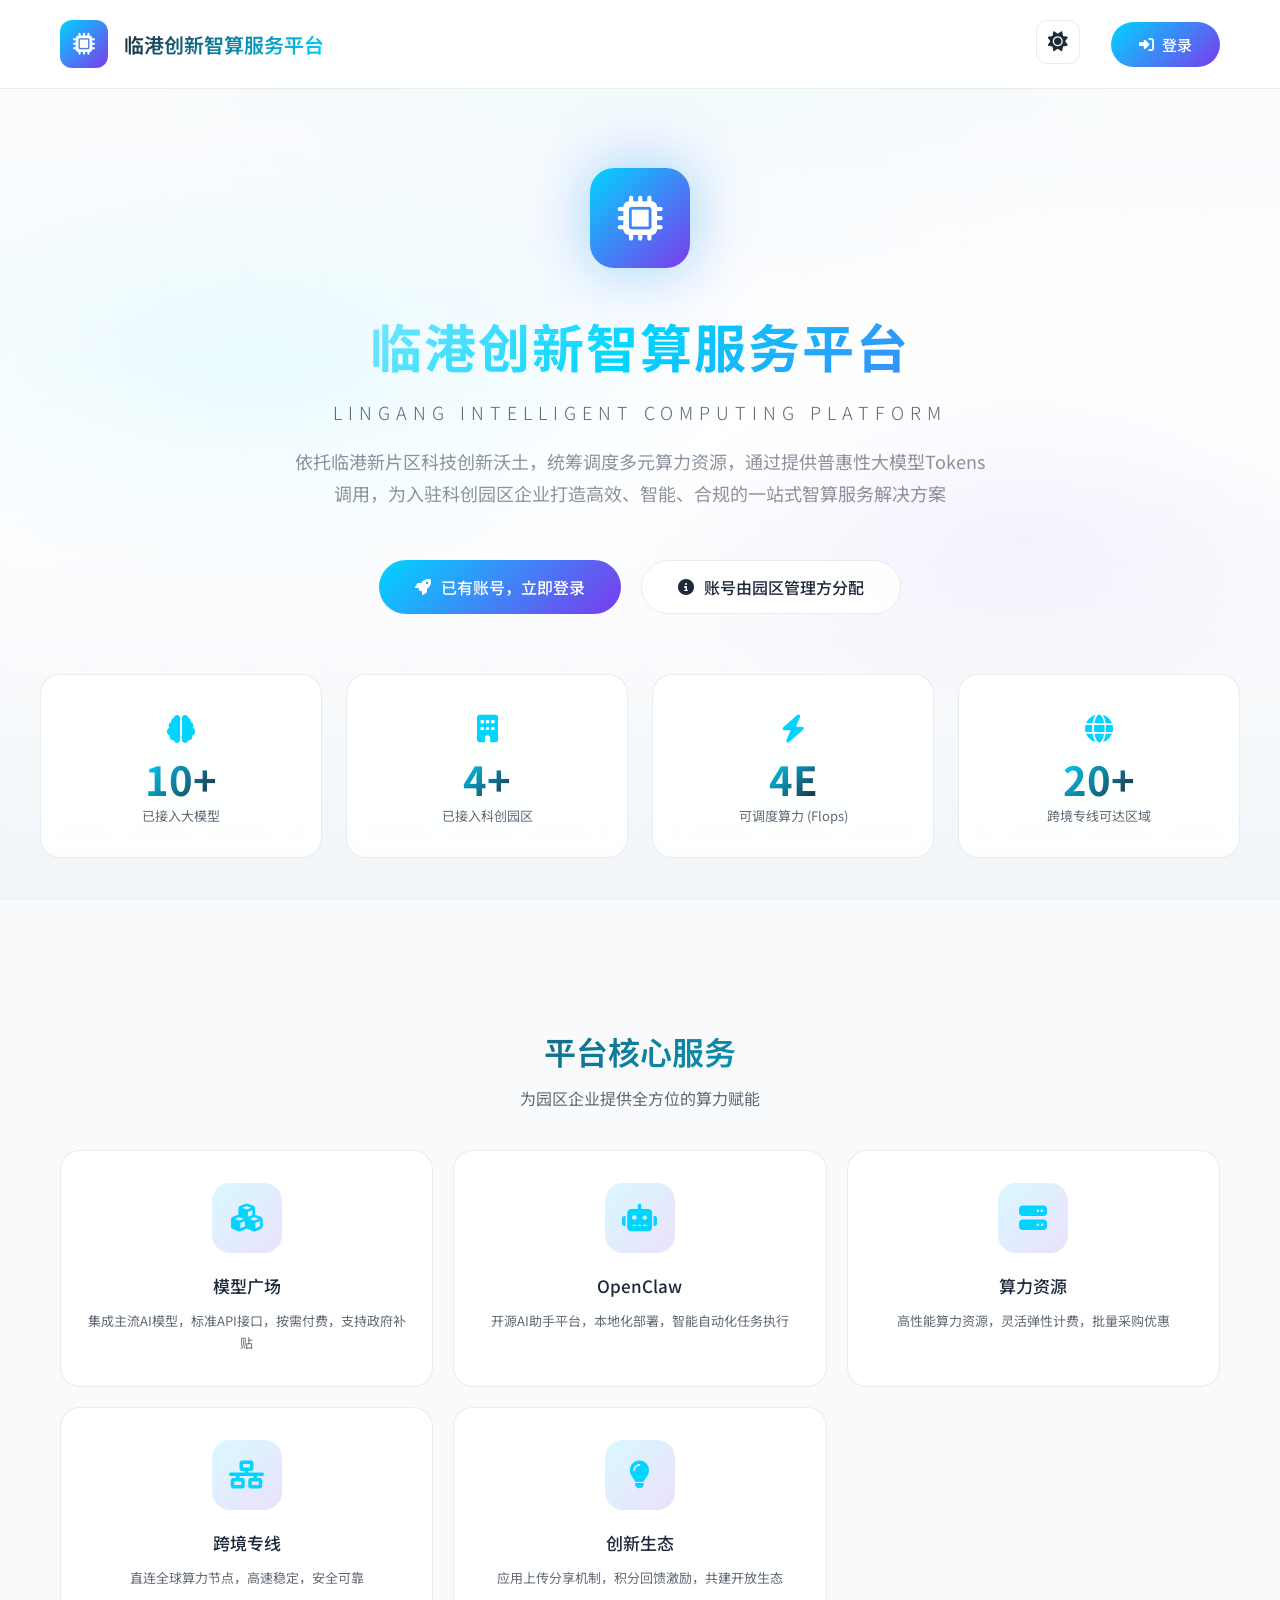
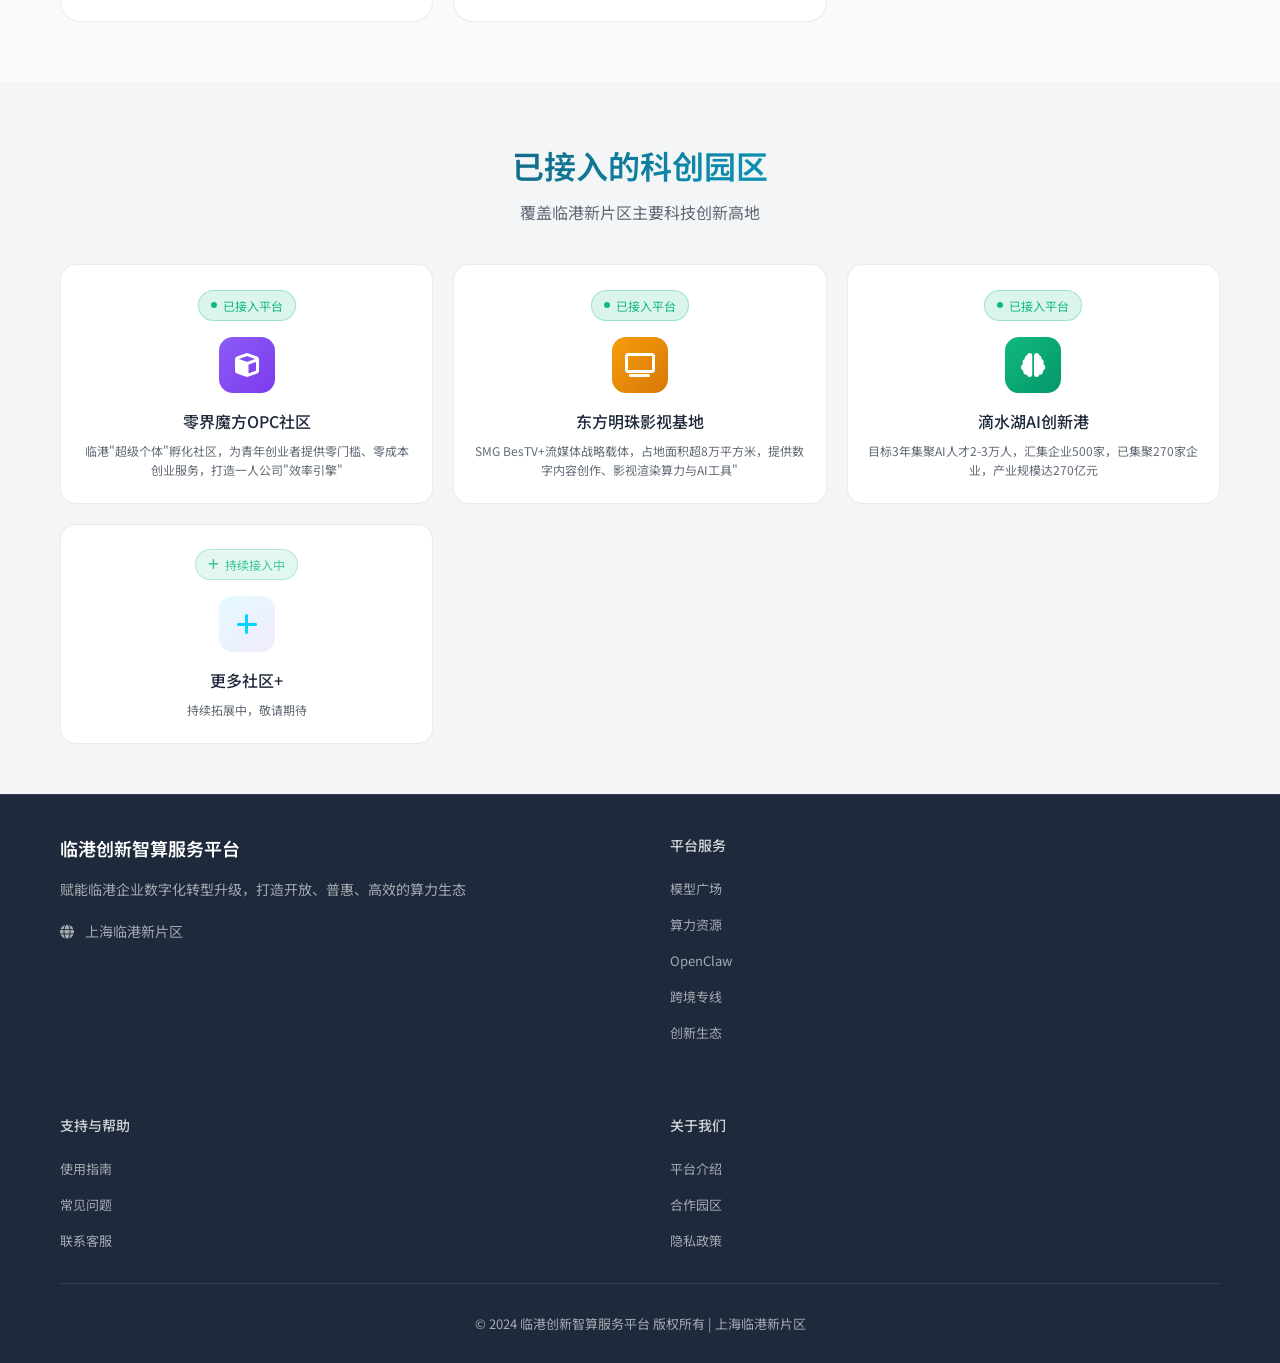
<file: demo/index.html>
<!DOCTYPE html>
<html lang="zh-CN">
<head>
    <meta charset="UTF-8">
    <meta name="viewport" content="width=device-width, initial-scale=1.0">
    <title>临港创新智算服务平台</title>
    <link rel="stylesheet" href="https://cdnjs.cloudflare.com/ajax/libs/font-awesome/6.4.0/css/all.min.css">
    <style>
        @import url('https://fonts.googleapis.com/css2?family=Noto+Sans+SC:wght@300;400;500;700;900&display=swap');

        * {
            margin: 0;
            padding: 0;
            box-sizing: border-box;
        }

        :root {
            /* 主色调 */
            --primary-blue: #00d4ff;
            --primary-purple: #7c3aed;
            
            /* 暗色主题 (默认) */
            --bg-dark: #0a0e17;
            --bg-card: rgba(15, 23, 42, 0.6);
            --text-primary: #ffffff;
            --text-secondary: rgba(255, 255, 255, 0.6);
            --text-tertiary: rgba(255, 255, 255, 0.4);
            --border-color: rgba(255, 255, 255, 0.06);
            --border-hover: rgba(255, 255, 255, 0.12);
            
            /* 渐变背景 */
            --gradient-bg-1: radial-gradient(ellipse 80% 50% at 20% 40%, rgba(0, 212, 255, 0.1) 0%, transparent 50%);
            --gradient-bg-2: radial-gradient(ellipse 60% 40% at 80% 60%, rgba(124, 58, 237, 0.08) 0%, transparent 50%);
            --gradient-bg-3: radial-gradient(ellipse 100% 100% at 50% 0%, rgba(0, 212, 255, 0.05) 0%, transparent 40%);
            --gradient-bg-solid: linear-gradient(180deg, #0a0e17 0%, #0f172a 50%, #0a0e17 100%);
            
            /* 网格背景 */
            --grid-color-1: rgba(0, 212, 255, 0.02);
            --grid-color-2: rgba(0, 212, 255, 0.02);
            
            /* 导航栏 */
            --nav-bg: rgba(10, 14, 23, 0.8);
            --nav-border: rgba(255, 255, 255, 0.05);
            
            /* 底部 */
            --footer-bg: rgba(0, 0, 0, 0.3);
            --footer-border: rgba(255, 255, 255, 0.05);
            --footer-text: rgba(255, 255, 255, 0.4);
            
            /* 卡片悬停 */
            --card-hover-bg: rgba(255, 255, 255, 0.04);
            --card-hover-shadow: 0 20px 40px rgba(0, 0, 0, 0.3);
            
            /* 按钮悬停阴影 */
            --btn-glow: 0 10px 30px rgba(0, 212, 255, 0.3);
        }

        /* 亮色主题 */
        [data-theme="light"] {
            /* 主色调保持一致 */
            --primary-blue: #00d4ff;
            --primary-purple: #7c3aed;
            
            /* 亮色主题变量 */
            --bg-dark: #f8fafc;
            --bg-card: rgba(255, 255, 255, 0.9);
            --text-primary: #1e293b;
            --text-secondary: rgba(30, 41, 59, 0.7);
            --text-tertiary: rgba(30, 41, 59, 0.5);
            --border-color: rgba(0, 0, 0, 0.08);
            --border-hover: rgba(0, 0, 0, 0.15);
            
            /* 渐变背景 (亮色版) */
            --gradient-bg-1: radial-gradient(ellipse 80% 50% at 20% 40%, rgba(0, 212, 255, 0.08) 0%, transparent 50%);
            --gradient-bg-2: radial-gradient(ellipse 60% 40% at 80% 60%, rgba(124, 58, 237, 0.06) 0%, transparent 50%);
            --gradient-bg-3: radial-gradient(ellipse 100% 100% at 50% 0%, rgba(0, 212, 255, 0.04) 0%, transparent 40%);
            --gradient-bg-solid: linear-gradient(180deg, #f8fafc 0%, #ffffff 50%, #f1f5f9 100%);
            
            /* 网格背景 */
            --grid-color-1: rgba(0, 212, 255, 0.03);
            --grid-color-2: rgba(124, 58, 237, 0.02);
            
            /* 导航栏 */
            --nav-bg: rgba(255, 255, 255, 0.9);
            --nav-border: rgba(0, 0, 0, 0.08);
            
            /* 底部 */
            --footer-bg: #1e293b;
            --footer-border: rgba(255, 255, 255, 0.1);
            --footer-text: rgba(255, 255, 255, 0.6);
            
            /* 卡片悬停 */
            --card-hover-bg: rgba(0, 212, 255, 0.03);
            --card-hover-shadow: 0 20px 40px rgba(0, 0, 0, 0.15);
            
            /* 按钮悬停阴影 */
            --btn-glow: 0 10px 30px rgba(0, 212, 255, 0.4);
        }

        body {
            font-family: 'Noto Sans SC', -apple-system, BlinkMacSystemFont, sans-serif;
            background: var(--bg-dark);
            min-height: 100vh;
            overflow-x: hidden;
            color: var(--text-primary);
            transition: background 0.3s, color 0.3s;
        }

        /* 动态背景 */
        .bg-canvas {
            position: fixed;
            top: 0;
            left: 0;
            width: 100%;
            height: 100%;
            z-index: 0;
            background:
                var(--gradient-bg-1),
                var(--gradient-bg-2),
                var(--gradient-bg-3),
                var(--gradient-bg-solid);
            transition: background 0.3s;
        }

        /* 网格背景 */
        .grid-overlay {
            position: fixed;
            top: 0;
            left: 0;
            width: 100%;
            height: 100%;
            z-index: 1;
            opacity: 0.3;
            background-image:
                linear-gradient(var(--grid-color-1) 1px, transparent 1px),
                linear-gradient(90deg, var(--grid-color-2) 1px, transparent 1px);
            background-size: 80px 80px;
            animation: gridMove 30s linear infinite;
        }

        @keyframes gridMove {
            0% { transform: translate(0, 0); }
            100% { transform: translate(80px, 80px); }
        }

        /* 导航栏 */
        .navbar {
            position: fixed;
            top: 0;
            left: 0;
            right: 0;
            z-index: 100;
            padding: 20px 60px;
            display: flex;
            justify-content: space-between;
            align-items: center;
            background: var(--nav-bg);
            backdrop-filter: blur(20px);
            border-bottom: 1px solid var(--nav-border);
            transition: background 0.3s, border-color 0.3s;
        }

        .nav-brand {
            display: flex;
            align-items: center;
            gap: 16px;
        }

        .nav-logo {
            width: 48px;
            height: 48px;
            background: linear-gradient(135deg, var(--primary-blue), var(--primary-purple));
            border-radius: 12px;
            display: flex;
            align-items: center;
            justify-content: center;
            font-size: 22px;
            color: #fff;
        }

        .nav-brand-name {
            font-size: 20px;
            font-weight: 600;
            background: linear-gradient(135deg, var(--text-primary), var(--primary-blue));
            -webkit-background-clip: text;
            -webkit-text-fill-color: transparent;
            background-clip: text;
            transition: background 0.3s;
        }

        .nav-login {
            padding: 12px 28px;
            background: linear-gradient(135deg, var(--primary-blue), var(--primary-purple));
            border: none;
            border-radius: 30px;
            color: #fff;
            font-size: 15px;
            font-weight: 500;
            cursor: pointer;
            text-decoration: none;
            transition: all 0.3s;
            display: inline-flex;
            align-items: center;
            gap: 8px;
        }

        .nav-login:hover {
            transform: translateY(-2px);
            box-shadow: var(--btn-glow);
        }

        /* 主题切换按钮 */
        .theme-toggle {
            position: fixed;
            top: 20px;
            right: 200px;
            width: 44px;
            height: 44px;
            background: var(--bg-card);
            border: 1px solid var(--border-color);
            border-radius: 12px;
            display: flex;
            align-items: center;
            justify-content: center;
            cursor: pointer;
            transition: all 0.3s;
            z-index: 101;
            color: var(--text-primary);
            font-size: 20px;
        }

        .theme-toggle:hover {
            transform: scale(1.05);
            border-color: var(--primary-blue);
        }

        .theme-toggle .sun-icon {
            display: none;
        }

        .theme-toggle .moon-icon {
            display: block;
        }

        [data-theme="light"] .theme-toggle .sun-icon {
            display: block;
        }

        [data-theme="light"] .theme-toggle .moon-icon {
            display: none;
        }

        /* 主容器 */
        .main-container {
            position: relative;
            z-index: 10;
            padding-top: 88px;
        }

        /* Hero 区域 */
        .hero {
            text-align: center;
            padding: 80px 20px 60px;
            position: relative;
        }

        .hero-logo {
            width: 100px;
            height: 100px;
            margin: 0 auto 40px;
            background: linear-gradient(135deg, var(--primary-blue), var(--primary-purple));
            border-radius: 24px;
            display: flex;
            align-items: center;
            justify-content: center;
            font-size: 45px;
            color: #fff;
            box-shadow:
                0 0 50px rgba(0, 212, 255, 0.3),
                0 0 80px rgba(124, 58, 237, 0.2);
            animation: logoGlow 4s ease-in-out infinite alternate;
        }

        @keyframes logoGlow {
            0% { box-shadow: 0 0 50px rgba(0, 212, 255, 0.3), 0 0 80px rgba(124, 58, 237, 0.2); }
            100% { box-shadow: 0 0 70px rgba(0, 212, 255, 0.5), 0 0 100px rgba(124, 58, 237, 0.3); }
        }

        .hero h1 {
            font-size: 52px;
            font-weight: 700;
            margin-bottom: 16px;
            background: linear-gradient(135deg, #fff 0%, var(--primary-blue) 50%, var(--primary-purple) 100%);
            -webkit-background-clip: text;
            -webkit-text-fill-color: transparent;
            background-clip: text;
            letter-spacing: 2px;
        }

        .hero-subtitle {
            font-size: 18px;
            color: var(--text-secondary);
            font-weight: 300;
            letter-spacing: 6px;
            margin-bottom: 20px;
            transition: color 0.3s;
        }

        .hero-description {
            font-size: 18px;
            color: var(--text-tertiary);
            max-width: 700px;
            margin: 0 auto 50px;
            line-height: 1.8;
            transition: color 0.3s;
        }

        .hero-cta {
            display: flex;
            justify-content: center;
            gap: 20px;
            margin-bottom: 60px;
        }

        .cta-button {
            padding: 14px 36px;
            border: none;
            border-radius: 30px;
            font-size: 16px;
            font-weight: 500;
            cursor: pointer;
            transition: all 0.3s;
            text-decoration: none;
            display: inline-flex;
            align-items: center;
            gap: 10px;
        }

        .cta-primary {
            background: linear-gradient(135deg, var(--primary-blue), var(--primary-purple));
            color: #fff;
        }

        .cta-primary:hover {
            transform: translateY(-2px);
            box-shadow: var(--btn-glow);
        }

        .cta-secondary {
            background: var(--bg-card);
            color: var(--text-primary);
            border: 1px solid var(--border-color);
            transition: background 0.3s, color 0.3s, border-color 0.3s;
        }

        .cta-secondary:hover {
            background: var(--card-hover-bg);
            border-color: var(--border-hover);
        }

        /* 数据统计 */
        .stats-grid {
            display: grid;
            grid-template-columns: repeat(4, 1fr);
            gap: 24px;
            max-width: 1200px;
            margin: 0 auto 50px;
        }

        .stat-card {
            text-align: center;
            padding: 32px 24px;
            background: var(--bg-card);
            border: 1px solid var(--border-color);
            border-radius: 20px;
            backdrop-filter: blur(10px);
            transition: all 0.3s;
            display: flex;
            flex-direction: column;
            align-items: center;
            justify-content: center;
            min-height: 180px;
        }

        .stat-card:hover {
            transform: translateY(-4px);
            border-color: var(--border-hover);
            box-shadow: var(--card-hover-shadow);
        }

        .stat-icon {
            font-size: 28px;
            color: var(--primary-blue);
            margin-bottom: 12px;
            transition: color 0.3s;
        }

        .stat-value {
            font-size: 40px;
            font-weight: 700;
            background: linear-gradient(135deg, var(--primary-blue), var(--text-primary));
            -webkit-background-clip: text;
            -webkit-text-fill-color: transparent;
            background-clip: text;
            margin-bottom: 8px;
            transition: background 0.3s;
            line-height: 1;
        }

        .stat-label {
            font-size: 13px;
            color: var(--text-secondary);
            transition: color 0.3s;
            line-height: 1.4;
        }

        /* 服务优势 */
        .features-section {
            padding: 60px 60px;
            max-width: 1400px;
            margin: 0 auto;
        }

        .section-header {
            text-align: center;
            margin-bottom: 40px;
        }

        .section-title {
            font-size: 32px;
            font-weight: 600;
            margin-bottom: 12px;
            background: linear-gradient(135deg, var(--text-primary), var(--primary-blue));
            -webkit-background-clip: text;
            -webkit-text-fill-color: transparent;
            background-clip: text;
            transition: background 0.3s;
        }

        .section-subtitle {
            font-size: 16px;
            color: var(--text-secondary);
            transition: color 0.3s;
        }

        .features-grid {
            display: grid;
            grid-template-columns: repeat(5, 1fr);
            gap: 20px;
        }

        .feature-card {
            background: var(--bg-card);
            border: 1px solid var(--border-color);
            border-radius: 20px;
            padding: 32px 24px;
            text-align: center;
            transition: all 0.4s;
            cursor: default;
        }

        .feature-card:hover {
            transform: translateY(-8px);
            border-color: var(--border-hover);
            background: var(--card-hover-bg);
            box-shadow: var(--card-hover-shadow);
        }

        .feature-icon-box {
            width: 70px;
            height: 70px;
            margin: 0 auto 20px;
            background: linear-gradient(135deg, rgba(0, 212, 255, 0.15), rgba(124, 58, 237, 0.15));
            border-radius: 18px;
            display: flex;
            align-items: center;
            justify-content: center;
            font-size: 28px;
            color: var(--primary-blue);
        }

        .feature-title {
            font-size: 17px;
            font-weight: 500;
            margin-bottom: 12px;
            color: var(--text-primary);
            transition: color 0.3s;
        }

        .feature-desc {
            font-size: 13px;
            color: var(--text-secondary);
            line-height: 1.7;
            transition: color 0.3s;
        }

        /* 园区展示 */
        .parks-section {
            padding: 60px 60px 50px;
            background: rgba(var(--text-primary), 0.02);
            transition: background 0.3s;
        }

        [data-theme="light"] .parks-section {
            background: rgba(0, 0, 0, 0.02);
        }

        .parks-grid {
            display: grid;
            grid-template-columns: repeat(4, 1fr);
            gap: 20px;
            max-width: 1600px;
            margin: 0 auto;
        }

        .park-card {
            background: var(--bg-card);
            border: 1px solid var(--border-color);
            border-radius: 16px;
            padding: 24px 20px;
            text-align: center;
            transition: all 0.4s;
        }

        .park-card:hover {
            border-color: var(--border-hover);
            background: var(--card-hover-bg);
            transform: translateY(-4px);
        }

        .park-status {
            display: inline-flex;
            align-items: center;
            gap: 6px;
            padding: 6px 12px;
            background: rgba(16, 185, 129, 0.15);
            border: 1px solid rgba(16, 185, 129, 0.3);
            border-radius: 20px;
            font-size: 12px;
            color: #10b981;
            margin-bottom: 16px;
        }

        .park-status-dot {
            width: 6px;
            height: 6px;
            background: #10b981;
            border-radius: 50%;
            animation: pulse 2s ease-in-out infinite;
        }

        @keyframes pulse {
            0%, 100% { opacity: 1; }
            50% { opacity: 0.5; }
        }

        .park-icon {
            width: 56px;
            height: 56px;
            margin: 0 auto 16px;
            border-radius: 14px;
            display: flex;
            align-items: center;
            justify-content: center;
            font-size: 24px;
        }

        .park-name {
            font-size: 16px;
            font-weight: 500;
            margin-bottom: 8px;
            color: var(--text-primary);
            transition: color 0.3s;
        }

        .park-desc {
            font-size: 12px;
            color: var(--text-secondary);
            line-height: 1.6;
            transition: color 0.3s;
        }

        /* 主题色 - 暗色主题 */
        .park-tech .park-icon { background: linear-gradient(135deg, #3b82f6, #1d4ed8); }
        .park-media .park-icon { background: linear-gradient(135deg, #f59e0b, #d97706); }
        .park-cube .park-icon { background: linear-gradient(135deg, #8b5cf6, #7c3aed); }
        .park-ai .park-icon { background: linear-gradient(135deg, #10b981, #059669); }
        .park-ic .park-icon { background: linear-gradient(135deg, #06b6d4, #0891b2); }
        .park-data .park-icon { background: linear-gradient(135deg, #6366f1, #4f46e5); }
        .park-finance .park-icon { background: linear-gradient(135deg, #ec4899, #db2777); }

        /* 亮色主题 - 园区图标使用白色图标 */
        [data-theme="light"] .park-tech .park-icon { color: #fff; }
        [data-theme="light"] .park-media .park-icon { color: #fff; }
        [data-theme="light"] .park-cube .park-icon { color: #fff; }
        [data-theme="light"] .park-ai .park-icon { color: #fff; }
        [data-theme="light"] .park-ic .park-icon { color: #fff; }
        [data-theme="light"] .park-data .park-icon { color: #fff; }
        [data-theme="light"] .park-finance .park-icon { color: #fff; }

        /* 底部 */
        .footer {
            padding: 40px 60px 30px;
            border-top: 1px solid var(--footer-border);
            background: var(--footer-bg);
            transition: background 0.3s, border-color 0.3s;
        }

        .footer-grid {
            display: grid;
            grid-template-columns: 2fr 1fr 1fr 1fr;
            gap: 60px;
            max-width: 1400px;
            margin: 0 auto 20px;
        }

        .footer-brand h4 {
            font-size: 18px;
            font-weight: 600;
            margin-bottom: 16px;
            color: #fff;
        }

        .footer-brand p {
            font-size: 14px;
            color: var(--footer-text);
            line-height: 1.8;
            margin-bottom: 16px;
            transition: color 0.3s;
        }

        .footer-brand-links {
            color: var(--primary-blue);
            font-size: 13px;
        }

        .footer-column h4 {
            font-size: 14px;
            font-weight: 500;
            margin-bottom: 20px;
            color: rgba(255, 255, 255, 0.8);
        }

        .footer-links {
            list-style: none;
        }

        .footer-links li {
            margin-bottom: 12px;
        }

        .footer-links a {
            color: var(--footer-text);
            text-decoration: none;
            font-size: 13px;
            transition: color 0.3s;
        }

        .footer-links a:hover {
            color: var(--primary-blue);
        }

        .footer-bottom {
            text-align: center;
            padding-top: 30px;
            border-top: 1px solid var(--footer-border);
            color: var(--footer-text);
            font-size: 13px;
            transition: color 0.3s, border-color 0.3s;
        }

        /* 响应式 */
        @media (max-width: 1400px) {
            .features-grid, .parks-grid {
                grid-template-columns: repeat(3, 1fr);
            }
            .footer-grid {
                grid-template-columns: repeat(2, 1fr);
            }
        }

        @media (max-width: 1000px) {
            .nav-brand-name { display: none; }
            .hero h1 { font-size: 38px; }
            .stats-grid { grid-template-columns: repeat(2, 1fr); }
            .features-grid, .parks-grid {
                grid-template-columns: repeat(2, 1fr);
            }
            .navbar { padding: 16px 24px; }
            .footer-grid { grid-template-columns: 1fr; gap: 30px; }
        }

        @media (max-width: 640px) {
            .features-grid, .parks-grid, .stats-grid {
                grid-template-columns: 1fr;
            }
            .hero-cta { flex-direction: column; align-items: center; }
            .hero { padding: 60px 16px 40px; }
            .features-section, .parks-section { padding: 40px 24px; }
            .theme-toggle {
                right: 120px;
            }
        }

        @media (max-width: 480px) {
            .theme-toggle {
                right: 90px;
            }
        }
    </style>
    <script>
        // 主题切换功能
        document.addEventListener('DOMContentLoaded', function() {
            const themeToggle = document.createElement('div');
            themeToggle.className = 'theme-toggle';
            themeToggle.innerHTML = '<i class="fas fa-moon moon-icon"></i><i class="fas fa-sun sun-icon"></i>';
            document.body.appendChild(themeToggle);

            // 从localStorage读取主题设置
            const savedTheme = localStorage.getItem('theme') || 'dark';
            document.documentElement.setAttribute('data-theme', savedTheme);

            // 点击切换主题
            themeToggle.addEventListener('click', function() {
                const currentTheme = document.documentElement.getAttribute('data-theme');
                const newTheme = currentTheme === 'dark' ? 'light' : 'dark';
                
                document.documentElement.setAttribute('data-theme', newTheme);
                localStorage.setItem('theme', newTheme);
            });

            // 检测系统主题偏好
            if (!localStorage.getItem('theme')) {
                const prefersDark = window.matchMedia('(prefers-color-scheme: dark)').matches;
                document.documentElement.setAttribute('data-theme', prefersDark ? 'dark' : 'light');
            }
        });
    </script>

</head>
<body>
    <!-- 背景层 -->
    <div class="bg-canvas"></div>
    <div class="grid-overlay"></div>

    <!-- 导航栏 -->
    <nav class="navbar">
        <div class="nav-brand">
            <div class="nav-logo">
                <i class="fas fa-microchip"></i>
            </div>
            <span class="nav-brand-name">临港创新智算服务平台</span>
        </div>
        <a href="login.html" class="nav-login">
            <i class="fas fa-sign-in-alt"></i>
            登录
        </a>
    </nav>

    <!-- 主内容 -->
    <div class="main-container">
        <!-- Hero 区域 -->
        <section class="hero">
            <div class="hero-logo">
                <i class="fas fa-microchip"></i>
            </div>
            <h1>临港创新智算服务平台</h1>
            <p class="hero-subtitle">LINGANG INTELLIGENT COMPUTING PLATFORM</p>
            <p class="hero-description">
                依托临港新片区科技创新沃土，统筹调度多元算力资源，通过提供普惠性大模型Tokens调用，为入驻科创园区企业打造高效、智能、合规的一站式智算服务解决方案
            </p>

            <div class="hero-cta">
                <a href="login.html" class="cta-button cta-primary">
                    <i class="fas fa-rocket"></i>
                    已有账号，立即登录
                </a>
                <span class="cta-button cta-secondary" style="cursor: default;">
                    <i class="fas fa-info-circle"></i>
                    账号由园区管理方分配
                </span>
            </div>

            <!-- 数据统计 -->
            <div class="stats-grid">
                <div class="stat-card">
                    <div class="stat-icon"><i class="fas fa-brain"></i></div>
                    <div class="stat-value">10+</div>
                    <div class="stat-label">已接入大模型</div>
                </div>
                <div class="stat-card">
                    <div class="stat-icon"><i class="fas fa-building"></i></div>
                    <div class="stat-value">4+</div>
                    <div class="stat-label">已接入科创园区</div>
                </div>
                <div class="stat-card">
                    <div class="stat-icon"><i class="fas fa-bolt"></i></div>
                    <div class="stat-value">4E</div>
                    <div class="stat-label">可调度算力 (Flops)</div>
                </div>
                <div class="stat-card">
                    <div class="stat-icon"><i class="fas fa-globe"></i></div>
                    <div class="stat-value">20+</div>
                    <div class="stat-label">跨境专线可达区域</div>
                </div>
            </div>
        </section>

        <!-- 服务优势 -->
        <section class="features-section">
            <div class="section-header">
                <h2 class="section-title">平台核心服务</h2>
                <p class="section-subtitle">为园区企业提供全方位的算力赋能</p>
            </div>

            <div class="features-grid">
                <div class="feature-card">
                    <div class="feature-icon-box">
                        <i class="fas fa-cubes"></i>
                    </div>
                    <h3 class="feature-title">模型广场</h3>
                    <p class="feature-desc">集成主流AI模型，标准API接口，按需付费，支持政府补贴</p>
                </div>
                <div class="feature-card">
                    <div class="feature-icon-box">
                        <i class="fas fa-robot"></i>
                    </div>
                    <h3 class="feature-title">OpenClaw</h3>
                    <p class="feature-desc">开源AI助手平台，本地化部署，智能自动化任务执行</p>
                </div>
                <div class="feature-card">
                    <div class="feature-icon-box">
                        <i class="fas fa-server"></i>
                    </div>
                    <h3 class="feature-title">算力资源</h3>
                    <p class="feature-desc">高性能算力资源，灵活弹性计费，批量采购优惠</p>
                </div>
                <div class="feature-card">
                    <div class="feature-icon-box">
                        <i class="fas fa-network-wired"></i>
                    </div>
                    <h3 class="feature-title">跨境专线</h3>
                    <p class="feature-desc">直连全球算力节点，高速稳定，安全可靠</p>
                </div>
                <div class="feature-card">
                    <div class="feature-icon-box">
                        <i class="fas fa-lightbulb"></i>
                    </div>
                    <h3 class="feature-title">创新生态</h3>
                    <p class="feature-desc">应用上传分享机制，积分回馈激励，共建开放生态</p>
                </div>
            </div>
        </section>

        <!-- 园区展示 -->
        <section class="parks-section">
            <div class="section-header">
                <h2 class="section-title">已接入的科创园区</h2>
                <p class="section-subtitle">覆盖临港新片区主要科技创新高地</p>
            </div>

            <div class="parks-grid">
                <!-- 零界魔方OPC社区 -->
                <div class="park-card park-cube">
                    <div class="park-status">
                        <span class="park-status-dot"></span>
                        已接入平台
                    </div>
                    <div class="park-icon"><i class="fas fa-cube"></i></div>
                    <h3 class="park-name">零界魔方OPC社区</h3>
                    <p class="park-desc">临港"超级个体"孵化社区，为青年创业者提供零门槛、零成本创业服务，打造一人公司"效率引擎"</p>
                </div>

                <!-- 东方明珠影视基地 -->
                <div class="park-card park-media">
                    <div class="park-status">
                        <span class="park-status-dot"></span>
                        已接入平台
                    </div>
                    <div class="park-icon"><i class="fas fa-tv"></i></div>
                    <h3 class="park-name">东方明珠影视基地</h3>
                    <p class="park-desc">SMG BesTV+流媒体战略载体，占地面积超8万平方米，提供数字内容创作、影视渲染算力与AI工具"</p>
                </div>

                <!-- 滴水湖AI创新港 -->
                <div class="park-card park-ai">
                    <div class="park-status">
                        <span class="park-status-dot"></span>
                        已接入平台
                    </div>
                    <div class="park-icon"><i class="fas fa-brain"></i></div>
                    <h3 class="park-name">滴水湖AI创新港</h3>
                    <p class="park-desc">目标3年集聚AI人才2-3万人，汇集企业500家，已集聚270家企业，产业规模达270亿元</p>
                </div>

                <!-- 更多社区+ -->
                <div class="park-card">
                    <div class="park-status" style="opacity: 0.8;">
                        <i class="fas fa-plus"></i>
                        持续接入中
                    </div>
                    <div class="park-icon" style="background: linear-gradient(135deg, rgba(0, 212, 255, 0.1), rgba(124, 58, 237, 0.1));">
                        <i class="fas fa-plus" style="color: var(--primary-blue);"></i>
                    </div>
                    <h3 class="park-name">更多社区+</h3>
                    <p class="park-desc">持续拓展中，敬请期待</p>
                </div>
            </div>
        </section>
    </div>

    <!-- 底部 -->
    <footer class="footer">
        <div class="footer-grid">
            <div class="footer-brand">
                <h4>临港创新智算服务平台</h4>
                <p>赋能临港企业数字化转型升级，打造开放、普惠、高效的算力生态</p>
                <p class="footer-brand-links">
                    <i class="fas fa-globe" style="margin-right: 8px;"></i>
                    上海临港新片区
                </p>
            </div>

            <div class="footer-column">
                <h4>平台服务</h4>
                <ul class="footer-links">
                    <li><a href="#">模型广场</a></li>
                    <li><a href="#">算力资源</a></li>
                    <li><a href="#">OpenClaw</a></li>
                    <li><a href="#">跨境专线</a></li>
                    <li><a href="#">创新生态</a></li>
                </ul>
            </div>

            <div class="footer-column">
                <h4>支持与帮助</h4>
                <ul class="footer-links">
                    <li><a href="#">使用指南</a></li>
                    <li><a href="#">常见问题</a></li>
                    <li><a href="#">联系客服</a></li>
                </ul>
            </div>

            <div class="footer-column">
                <h4>关于我们</h4>
                <ul class="footer-links">
                    <li><a href="#">平台介绍</a></li>
                    <li><a href="#">合作园区</a></li>
                    <li><a href="#">隐私政策</a></li>
                </ul>
            </div>
        </div>

        <div class="footer-bottom">
            <p>&copy; 2024 临港创新智算服务平台 版权所有 | 上海临港新片区</p>
        </div>
    </footer>
</body>
</html>
</file>
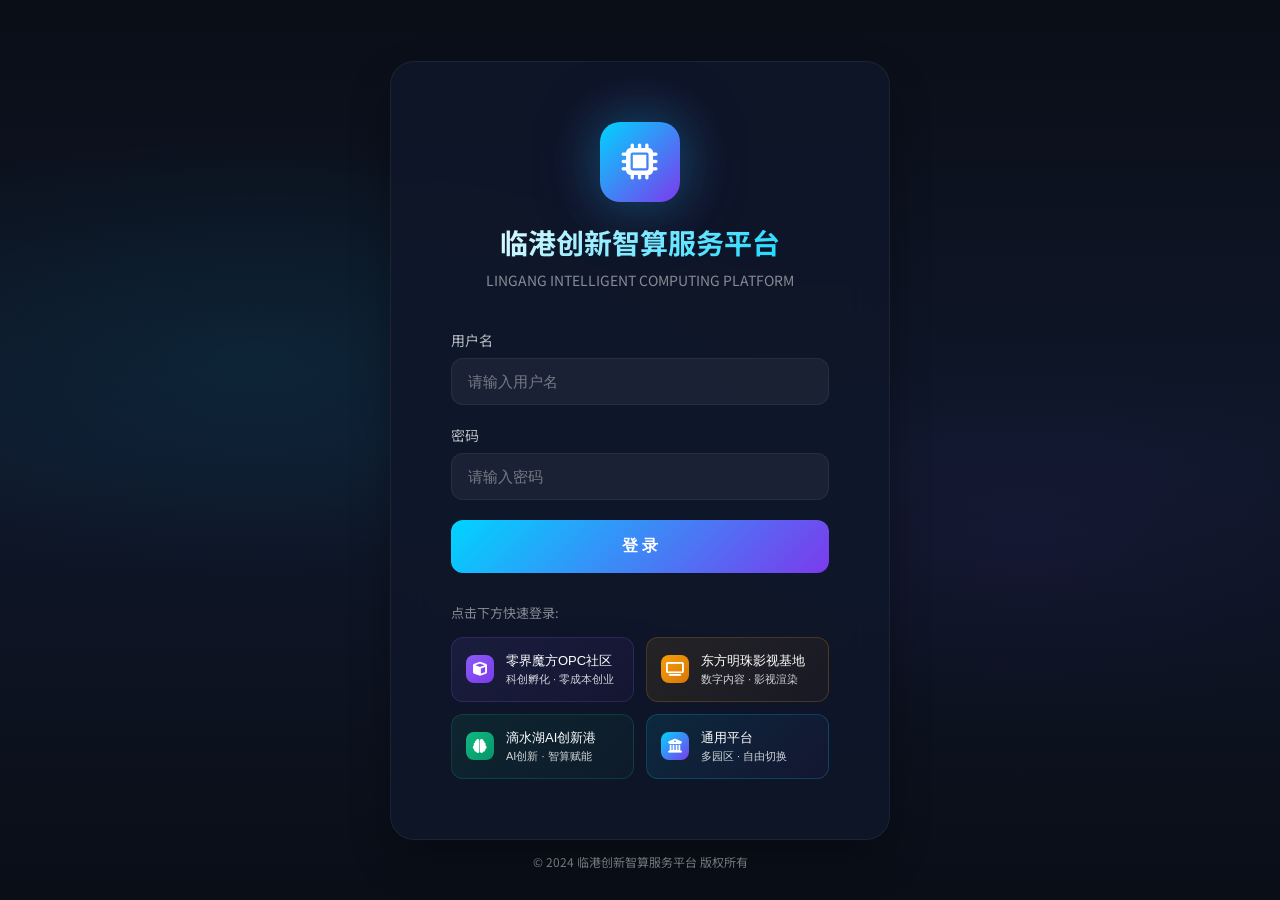
<file: demo/activities.html>
<!DOCTYPE html>
<html lang="zh-CN">
<head>
    <meta charset="UTF-8">
    <meta name="viewport" content="width=device-width, initial-scale=1.0">
    <title>线下活动 - 临港创新智算服务平台</title>
    <link rel="stylesheet" href="styles.css">
    <link rel="stylesheet" href="https://cdnjs.cloudflare.com/ajax/libs/font-awesome/6.4.0/css/all.min.css">
    <script src="config.js"></script>
    <script src="auth.js"></script>
    <script>
        document.addEventListener('DOMContentLoaded', () => {
            if (!checkPageAuth()) {
                return;
            }
        });
    </script>
    <style>
        :root {
            --primary-color: #3b82f6;
            --primary-dark: #2563eb;
            --primary-gradient: linear-gradient(135deg, #3b82f6, #2563eb);
        }
    </style>
</head>
<body onload="initParkPage()">
    <!-- 顶部导航栏 -->
    <header class="header">
        <div class="header-container">
            <div class="logo">
                <i class="fas fa-microchip"></i>
                <span id="siteTitle">临港创新智算服务平台</span>
            </div>
            <nav class="nav" id="mainNav">
                <a href="index.html" class="nav-item">首页</a>
                <a href="models.html" class="nav-item" data-feature="models">模型广场</a>
                <a href="resources.html" class="nav-item" data-feature="resources">算力资源</a>
                <a href="agent.html" class="nav-item" data-feature="agent">OpenClaw</a>
                <a href="cross-border.html" class="nav-item" data-feature="cross-border">跨境专线</a>
                <a href="innovation.html" class="nav-item" data-feature="innovation">创新生态</a>
                <a href="activities.html" class="nav-item active" data-feature="activities">线下活动</a>
                <a href="dashboard.html" class="nav-item">控制台</a>
            </nav>
            <div class="auth-buttons">
                <button class="btn-secondary" onclick="showLoginModal()">登录</button>
                <button class="btn-primary" onclick="showLoginModal()">注册</button>
            </div>
            <div class="user-info" id="userInfo" style="display: none;">
                <div class="user-avatar">
                    <i class="fas fa-user"></i>
                </div>
                <div class="user-name" id="userName">企业用户</div>
                <div class="user-dropdown">
                    <a href="dashboard.html"><i class="fas fa-user-circle"></i> 个人中心</a>
                    <a href="dashboard.html"><i class="fas fa-file-invoice-dollar"></i> 账单中心</a>
                    <a href="dashboard.html"><i class="fas fa-cog"></i> 平台管理</a>
                    <a href="#" onclick="logout()"><i class="fas fa-sign-out-alt"></i> 退出登录</a>
                </div>
            </div>
        </div>
    </header>

    <main class="main-content">
        <div class="container">
            <h1 class="page-title">线下活动</h1>
            <p class="page-subtitle">线上线下联动，促进园区企业资源对接与交流协作</p>

            <div class="activity-list">
                <div class="activity-card">
                    <div class="activity-date">
                        <div class="date-month">2月</div>
                        <div class="date-day">20</div>
                    </div>
                    <div class="activity-content">
                        <h4>AI算力应用技术沙龙</h4>
                        <p class="activity-desc">邀请行业专家分享AI算力在各行业的应用实践案例，探讨算力赋能产业发展的新趋势</p>
                        <div class="activity-meta">
                            <span><i class="fas fa-clock"></i> 14:00-17:00</span>
                            <span><i class="fas fa-map-marker-alt"></i> 园区会议中心</span>
                            <span><i class="fas fa-users"></i> 已报名 45人</span>
                        </div>
                    </div>
                    <button class="btn btn-primary btn-small" onclick="signUpActivity('AI算力应用技术沙龙')">立即报名</button>
                </div>

                <div class="activity-card">
                    <div class="activity-date">
                        <div class="date-month">2月</div>
                        <div class="date-day">28</div>
                    </div>
                    <div class="activity-content">
                        <h4>初创企业项目路演</h4>
                        <p class="activity-desc">为初创企业提供展示平台，对接投资机会和产业资源，助力创新项目快速成长</p>
                        <div class="activity-meta">
                            <span><i class="fas fa-clock"></i> 13:30-17:30</span>
                            <span><i class="fas fa-map-marker-alt"></i> 园区创新中心</span>
                            <span><i class="fas fa-users"></i> 已报名 32人</span>
                        </div>
                    </div>
                    <button class="btn btn-primary btn-small" onclick="signUpActivity('初创企业项目路演')">立即报名</button>
                </div>

                <div class="activity-card">
                    <div class="activity-date">
                        <div class="date-month">3月</div>
                        <div class="date-day">15</div>
                    </div>
                    <div class="activity-content">
                        <h4>大模型开发实战训练营</h4>
                        <p class="activity-desc">理论结合实践，深入了解大模型开发与部署的全流程，快速上手AI应用开发</p>
                        <div class="activity-meta">
                            <span><i class="fas fa-clock"></i> 09:00-17:00</span>
                            <span><i class="fas fa-map-marker-alt"></i> 园区培训中心</span>
                            <span><i class="fas fa-users"></i> 已报名 28人</span>
                        </div>
                    </div>
                    <button class="btn btn-primary btn-small" onclick="signUpActivity('大模型开发实战训练营')">立即报名</button>
                </div>

                <div class="activity-card">
                    <div class="activity-date">
                        <div class="date-month">3月</div>
                        <div class="date-day">22</div>
                    </div>
                    <div class="activity-content">
                        <h4>行业AI应用案例分享会</h4>
                        <p class="activity-desc">邀请知名企业分享AI在实际业务场景中的应用案例，探讨AI落地的挑战与机遇</p>
                        <div class="activity-meta">
                            <span><i class="fas fa-clock"></i> 14:00-17:00</span>
                            <span><i class="fas fa-map-marker-alt"></i> 园区创新中心</span>
                            <span><i class="fas fa-users"></i> 已报名 52人</span>
                        </div>
                    </div>
                    <button class="btn btn-primary btn-small" onclick="signUpActivity('行业AI应用案例分享会')">立即报名</button>
                </div>

                <div class="activity-card">
                    <div class="activity-date">
                        <div class="date-month">4月</div>
                        <div class="date-day">05</div>
                    </div>
                    <div class="activity-content">
                        <h4>投资人对接日活动</h4>
                        <p class="activity-desc">邀请数十家知名投资机构，为园区企业搭建投融资对接桥梁</p>
                        <div class="activity-meta">
                            <span><i class="fas fa-clock"></i> 09:00-12:00</span>
                            <span><i class="fas fa-map-marker-alt"></i> 园区创新中心</span>
                            <span><i class="fas fa-users"></i> 已报名 18人</span>
                        </div>
                    </div>
                    <button class="btn btn-primary btn-small" onclick="signUpActivity('投资人对接日活动')">立即报名</button>
                </div>

                <div class="activity-card">
                    <div class="activity-date">
                        <div class="date-month">4月</div>
                        <div class="date-day">18</div>
                    </div>
                    <div class="activity-content">
                        <h4>AIGC创新工坊</h4>
                        <p class="activity-desc">从零开始学习使用AI生成内容工具，打造创意作品</p>
                        <div class="activity-meta">
                            <span><i class="fas fa-clock"></i> 14:00-18:00</span>
                            <span><i class="fas fa-map-marker-alt"></i> 园区会议中心</span>
                            <span><i class="fas fa-users"></i> 已报名 40人</span>
                        </div>
                    </div>
                    <button class="btn btn-primary btn-small" onclick="signUpActivity('AIGC创新工坊')">立即报名</button>
                </div>
            </div>

            <div class="join-community">
                <h3>加入我们的社群</h3>
                <p>通过企业微信加入智算平台社群，获取最新活动信息和技术交流机会</p>
                <button class="btn btn-primary" onclick="showCommunityModal()">
                    <i class="fab fa-weixin"></i> 加入社群
                </button>
            </div>
        </div>
    </main>

    <!-- 页脚 -->
    <footer class="footer">
        <div class="container">
            <div class="footer-bottom">
                <p>&copy; 2024 临港创新智算服务平台 版权所有</p>
            </div>
        </div>
    </footer>

    <!-- 登录模态框 -->
    <div class="modal" id="loginModal">
        <div class="modal-content">
            <div class="modal-header">
                <h3>登录</h3>
                <button class="modal-close" onclick="closeModal('loginModal')">&times;</button>
            </div>
            <div class="modal-body">
                <form id="loginForm">
                    <div class="form-group">
                        <label>用户名/手机号</label>
                        <input type="text" id="loginUsername" placeholder="请输入用户名或手机号">
                    </div>
                    <div class="form-group">
                        <label>密码</label>
                        <input type="password" id="loginPassword" placeholder="请输入密码">
                    </div>
                    <button type="submit" class="btn btn-primary btn-block">登录</button>
                </form>
            </div>
        </div>
    </div>

    <!-- 悬浮聊天按钮 -->
    <button class="chat-float-btn" id="chatFloatBtn" onclick="toggleChat()">
        <i class="fas fa-comment-dots"></i>
    </button>

    <script src="script.js"></script>

    <script src="script.js"></script>
    <script>
        function initParkPage() {
            const park = initPark();
            if (!park) return;
            document.title = park.name + ' - 线下活动';
            document.getElementById('siteTitle').textContent = park.name;
            document.querySelectorAll('[data-feature]').forEach(item => {
                const feature = item.getAttribute('data-feature');
                if (park.features[feature] === false) item.style.display = 'none';
            });
        }
    </script>
</body>
</html>
</file>
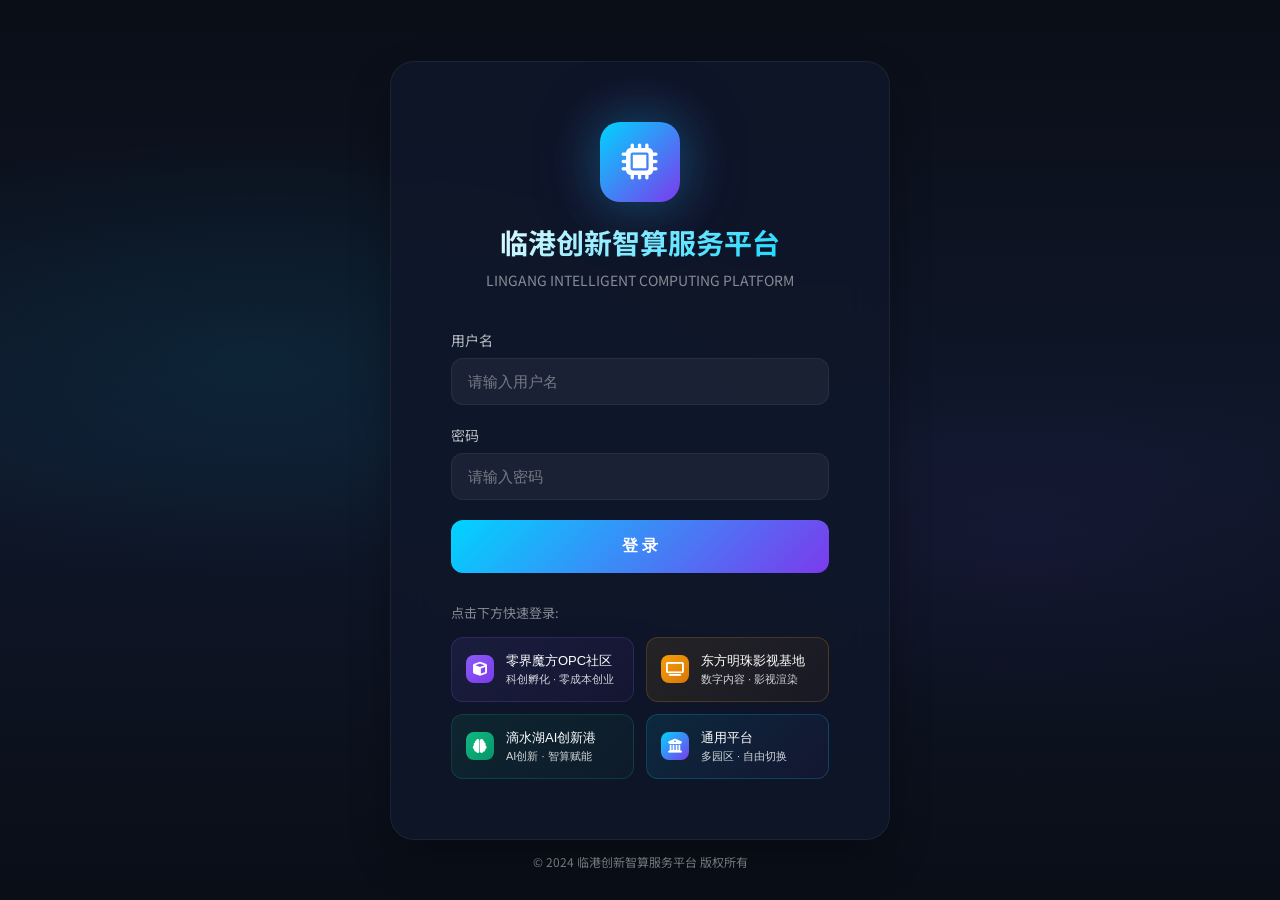
<file: demo/agent.html>
<!DOCTYPE html>
<html lang="zh-CN">
<head>
    <meta charset="UTF-8">
    <meta name="viewport" content="width=device-width, initial-scale=1.0">
    <title>OpenClaw - 临港创新智算服务平台</title>
    <link rel="stylesheet" href="styles.css">
    <link rel="stylesheet" href="https://cdnjs.cloudflare.com/ajax/libs/font-awesome/6.4.0/css/all.min.css">
    <script src="config.js"></script>
    <script src="auth.js"></script>
    <script>
        document.addEventListener('DOMContentLoaded', () => {
            if (!checkPageAuth()) {
                return;
            }
        });
    </script>
    <script src="script.js"></script>
    <style>
        :root {
            --primary-color: #3b82f6;
            --primary-dark: #2563eb;
            --primary-gradient: linear-gradient(135deg, #3b82f6, #2563eb);
        }

        /* OpenClaw 特有样式 */
        .openclaw-hero {
            background: linear-gradient(135deg, #667eea 0%, #764ba2 100%);
            color: white;
            padding: 48px 0;
            text-align: center;
            border-radius: 16px;
            margin-bottom: 32px;
        }

        .openclaw-hero h1 {
            font-size: 36px;
            margin-bottom: 16px;
        }

        .openclaw-hero p {
            font-size: 18px;
            opacity: 0.9;
        }

        .feature-grid {
            display: grid;
            grid-template-columns: repeat(auto-fit, minmax(280px, 1fr));
            gap: 24px;
            margin-bottom: 48px;
        }

        .feature-card {
            background: white;
            border-radius: 12px;
            padding: 24px;
            box-shadow: 0 4px 12px rgba(0, 0, 0, 0.08);
            border: 1px solid #e5e7eb;
            transition: all 0.3s ease;
        }

        .feature-card:hover {
            box-shadow: 0 8px 24px rgba(0, 0, 0, 0.12);
            transform: translateY(-4px);
        }

        .feature-icon {
            width: 64px;
            height: 64px;
            background: linear-gradient(135deg, #667eea, #764ba2);
            border-radius: 16px;
            display: flex;
            align-items: center;
            justify-content: center;
            font-size: 28px;
            color: white;
            margin-bottom: 16px;
        }

        .feature-title {
            font-size: 20px;
            font-weight: 600;
            margin-bottom: 12px;
            color: #1e293b;
        }

        .feature-desc {
            color: #64748b;
            font-size: 14px;
            line-height: 1.6;
        }

        .terminal-container {
            background: #0f172a;
            border-radius: 12px;
            padding: 24px;
            margin: 32px 0;
            box-shadow: 0 8px 24px rgba(0, 0, 0, 0.15);
        }

        .terminal-header {
            display: flex;
            gap: 8px;
            margin-bottom: 16px;
        }

        .terminal-dot {
            width: 12px;
            height: 12px;
            border-radius: 50%;
        }

        .terminal-content {
            font-family: 'Courier New', monospace;
            font-size: 14px;
            color: #e2e8f0;
            line-height: 1.8;
        }

        .terminal-command {
            color: #38bdf8;
        }

        .terminal-output {
            color: #94a3b8;
        }

        .badges {
            display: flex;
            gap: 12px;
            justify-content: center;
            flex-wrap: wrap;
            margin-top: 24px;
        }

        .badge {
            padding: 8px 16px;
            background: rgba(255, 255, 255, 0.2);
            border-radius: 20px;
            font-size: 14px;
            backdrop-filter: blur(10px);
        }

        .platform-grid {
            display: flex;
            gap: 24px;
            justify-content: center;
            flex-wrap: wrap;
            margin-top: 32px;
        }

        .platform-card {
            background: linear-gradient(135deg, #f8fafc, #e2e8f0);
            border-radius: 12px;
            padding: 20px;
            text-align: center;
            min-width: 120px;
            border: 1px solid #cbd5e1;
        }

        .platform-icon {
            font-size: 48px;
            margin-bottom: 8px;
        }

        .platform-name {
            font-weight: 600;
            color: #475569;
        }

        .btn-openclaw {
            background: linear-gradient(135deg, #667eea, #764ba2);
            border: none;
            color: white;
            padding: 14px 32px;
            border-radius: 8px;
            font-weight: 600;
            cursor: pointer;
            transition: all 0.3s ease;
            display: inline-flex;
            align-items: center;
            gap: 8px;
        }

        .btn-openclaw:hover {
            transform: translateY(-2px);
            box-shadow: 0 8px 20px rgba(102, 126, 234, 0.4);
        }

        .cta-section {
            background: linear-gradient(135deg, #f8fafc, #e2e8f0);
            border-radius: 12px;
            padding: 32px;
            text-align: center;
            margin-top: 48px;
        }

        .cta-section h3 {
            font-size: 24px;
            margin-bottom: 16px;
            color: #1e293b;
        }

        .cta-section p {
            color: #64748b;
            margin-bottom: 24px;
        }

        @media (max-width: 768px) {
            .openclaw-hero h1 {
                font-size: 24px;
            }
            
            .feature-grid,
            .platform-grid {
                grid-template-columns: 1fr;
            }
        }
    </style>
</head>
<body onload="initParkPage()">
    <!-- 顶部导航栏 -->
    <header class="header">
        <div class="header-container">
            <div class="logo">
                <i class="fas fa-microchip"></i>
                <span id="siteTitle">临港创新智算服务平台</span>
            </div>
            <nav class="nav" id="mainNav">
                <a href="index.html" class="nav-item">首页</a>
                <a href="models.html" class="nav-item" data-feature="models">模型广场</a>
                <a href="resources.html" class="nav-item" data-feature="resources">算力资源</a>
                <a href="agent.html" class="nav-item active" data-feature="agent">OpenClaw</a>
                <a href="cross-border.html" class="nav-item" data-feature="cross-border">跨境专线</a>
                <a href="innovation.html" class="nav-item" data-feature="innovation">创新生态</a>
                <a href="dashboard.html" class="nav-item">控制台</a>
            </nav>
            <div class="auth-buttons">
                <button class="btn-secondary" onclick="showLoginModal()">登录</button>
                <button class="btn-primary" onclick="showLoginModal()">注册</button>
            </div>
            <div class="user-info" id="userInfo" style="display: none;">
                <div class="user-avatar">
                    <i class="fas fa-user"></i>
                </div>
                <div class="user-name" id="userName">企业用户</div>
                <div class="user-dropdown">
                    <a href="dashboard.html"><i class="fas fa-user-circle"></i> 个人中心</a>
                    <a href="dashboard.html"><i class="fas fa-file-invoice-dollar"></i> 账单中心</a>
                    <a href="dashboard.html"><i class="fas fa-cog"></i> 平台管理</a>
                    <a href="#" onclick="logout()"><i class="fas fa-sign-out-alt"></i> 退出登录</a>
                </div>
            </div>
        </div>
    </header>

    <main class="main-content">
        <div class="container">
            <!-- Hero Section -->
            <div class="openclaw-hero">
                <h1>🐣 OpenClaw - 自主AI代理</h1>
                <p>在您的设备上运行的免费开源AI代理，自动化您的日常工作</p>
                <div class="badges">
                    <span class="badge">🌍 自托管</span>
                    <span class="badge">💰 完全免费</span>
                    <span class="badge">🔒 数据私密</span>
                    <span class="badge">📱 多平台支持</span>
                </div>
            </div>

            <!-- Features Grid -->
            <div class="feature-grid">
                <div class="feature-card">
                    <div class="feature-icon">
                        <i class="fas fa-brain"></i>
                    </div>
                    <h3 class="feature-title">智能管理</h3>
                    <p class="feature-desc">自动管理您的Google日历、Gmail、Notion等应用，智能安排日程、处理邮件、整理文档</p>
                </div>

                <div class="feature-card">
                    <div class="feature-icon">
                        <i class="fas fa-rss"></i>
                    </div>
                    <h3 class="feature-title">消息集成</h3>
                    <p class="feature-desc">发送和接收WhatsApp、Telegram、Discord、Slack等平台的消息，实现跨平台聊天</p>
                </div>

                <div class="feature-card">
                    <div class="feature-icon">
                        <i class="fas fa-shield-alt"></i>
                    </div>
                    <h3 class="feature-title">完全本地运行</h3>
                    <p class="feature-desc">所有数据存储在您的本地设备上，不上传任何信息到云服务器，保护您的隐私</p>
                </div>

                <div class="feature-card">
                    <div class="feature-icon">
                        <i class="fas fa-plug"></i>
                    </div>
                    <h3 class="feature-title">开放架构</h3>
                    <p class="feature-desc">支持各类大型语言模型，包括Claude、GPT、Gemini等，自定义您的AI代理行为</p>
                </div>

                <div class="feature-card">
                    <div class="feature-icon">
                        <i class="fas fa-bolt"></i>
                    </div>
                    <h3 class="feature-title">零安装部署</h3>
                    <p class="feature-desc">一键安装脚本，无需复杂配置，几分钟内即可在您的电脑上运行OpenClaw</p>
                </div>

                <div class="feature-card">
                    <div class="feature-icon">
                        <i class="fas fa-code"></i>
                    </div>
                    <h3 class="feature-title">开源免费</h3>
                    <p class="feature-desc">完全开源项目，任何人都可以使用、修改和分发，无任何费用</p>
                </div>
            </div>

            <!-- Supported Platforms -->
            <h2 style="text-align: center; margin-bottom: 24px; color: #1e293b;">支持的平台</h2>
            <div class="platform-grid">
                <div class="platform-card">
                    <div class="platform-icon">📱</div>
                    <div class="platform-name">WhatsApp</div>
                </div>
                <div class="platform-card">
                    <div class="platform-icon">✈️</div>
                    <div class="platform-name">Telegram</div>
                </div>
                <div class="platform-card">
                    <div class="platform-icon">🎮</div>
                    <div class="platform-name">Discord</div>
                </div>
                <div class="platform-card">
                    <div class="platform-icon">💬</div>
                    <div class="platform-name">Slack</div>
                </div>
                <div class="platform-card">
                    <div class="platform-icon">📨</div>
                    <div class="platform-name">Gmail</div>
                </div>
                <div class="platform-card">
                    <div class="platform-icon">📅</div>
                    <div class="platform-name">Google Calendar</div>
                </div>
            </div>

            <!-- Installation Guide -->
            <div class="section" style="margin-top: 48px;">
                <h2 class="section-title">快速安装</h2>
                
                <h3 style="color: #1e293b; margin-top: 24px;">Windows / PowerShell</h3>
                <div class="terminal-container">
                    <div class="terminal-header">
                        <div class="terminal-dot" style="background: #ef4444;"></div>
                        <div class="terminal-dot" style="background: #eab308;"></div>
                        <div class="terminal-dot" style="background: #22c55e;"></div>
                    </div>
                    <div class="terminal-content">
                        <div><span class="terminal-command">iex "& {$(irm get.scoop.sh)}"</span> <span class="terminal-output"># 安装 Scoop</span></div>
                        <div><span class="terminal-command">scoop install curl</span> <span class="terminal-output"># 安装 curl</span></div>
                        <div><span class="terminal-command">curl -fsSL https://openclaw.ai/install | sh</span> <span class="terminal-output"># 安装 OpenClaw</span></div>
                    </div>
                </div>

                <h3 style="color: #1e293b; margin-top: 24px;">macOS / Linux</h3>
                <div class="terminal-container">
                    <div class="terminal-header">
                        <div class="terminal-dot" style="background: #ef4444;"></div>
                        <div class="terminal-dot" style="background: #eab308;"></div>
                        <div class="terminal-dot" style="background: #22c55e;"></div>
                    </div>
                    <div class="terminal-content">
                        <div><span class="terminal-command">curl -fsSL https://openclaw.ai/install | sh</span> <span class="terminal-output"># Linux / macOS</span></div>
                        <div><span class="terminal-output">正在安装 OpenClaw...</span></div>
                        <div><span class="terminal-output">✓ 安装完成！</span></div>
                        <div><span class="terminal-output">运行 'openclaw' 开始使用</span></div>
                    </div>
                </div>
            </div>

            <!-- CTA Section -->
            <div class="cta-section">
                <h3>🚀 立即体验 OpenClaw</h3>
                <p>访问官方文档了解更多功能和使用教程，或直接开始安装部署</p>
                <div style="display: flex; gap: 16px; justify-content: center; flex-wrap: wrap;">
                    <a href="https://docs.openclaw.ai" target="_blank" class="btn-openclaw">
                        <i class="fas fa-book"></i> 访问官方文档
                    </a>
                    <a href="https://github.com/openclaw/openclaw" target="_blank" class="btn-openclaw">
                        <i class="fab fa-github"></i> GitHub 仓库
                    </a>
                </div>
            </div>
        </div>
    </main>

    <!-- 页脚 -->
    <footer class="footer">
        <div class="container">
            <div class="footer-bottom">
                <p>&copy; 2024 临港创新智算服务平台 版权所有 | OpenClaw 由 Peter Steinberger 开发</p>
            </div>
        </div>
    </footer>

    <!-- 登录模态框 -->
    <div class="modal" id="loginModal">
        <div class="modal-content">
            <div class="modal-header">
                <h3>登录</h3>
                <button class="modal-close" onclick="closeModal('loginModal')">&times;</button>
            </div>
            <div class="modal-body">
                <form id="loginForm">
                    <div class="form-group">
                        <label>用户名/手机号</label>
                        <input type="text" id="loginUsername" placeholder="请输入用户名或手机号">
                    </div>
                    <div class="form-group">
                        <label>密码</label>
                        <input type="password" id="loginPassword" placeholder="请输入密码">
                    </div>
                    <button type="submit" class="btn btn-primary btn-block">登录</button>
                </form>
            </div>
        </div>
    </div>

    <!-- 悬浮聊天按钮 -->
    <button class="chat-float-btn" id="chatFloatBtn" onclick="toggleChat()">
        <i class="fas fa-comment-dots"></i>
    </button>

    <script src="script.js"></script>
    <script>
        function initParkPage() {
            const park = initPark();
            if (!park) return;
            document.title = park.name + ' - OpenClaw';
            document.getElementById('siteTitle').textContent = park.name;
            document.querySelectorAll('[data-feature]').forEach(item => {
                const feature = item.getAttribute('data-feature');
                if (park.features[feature] === false) item.style.display = 'none';
            });
        }
    </script>
</body>
</html>
</file>
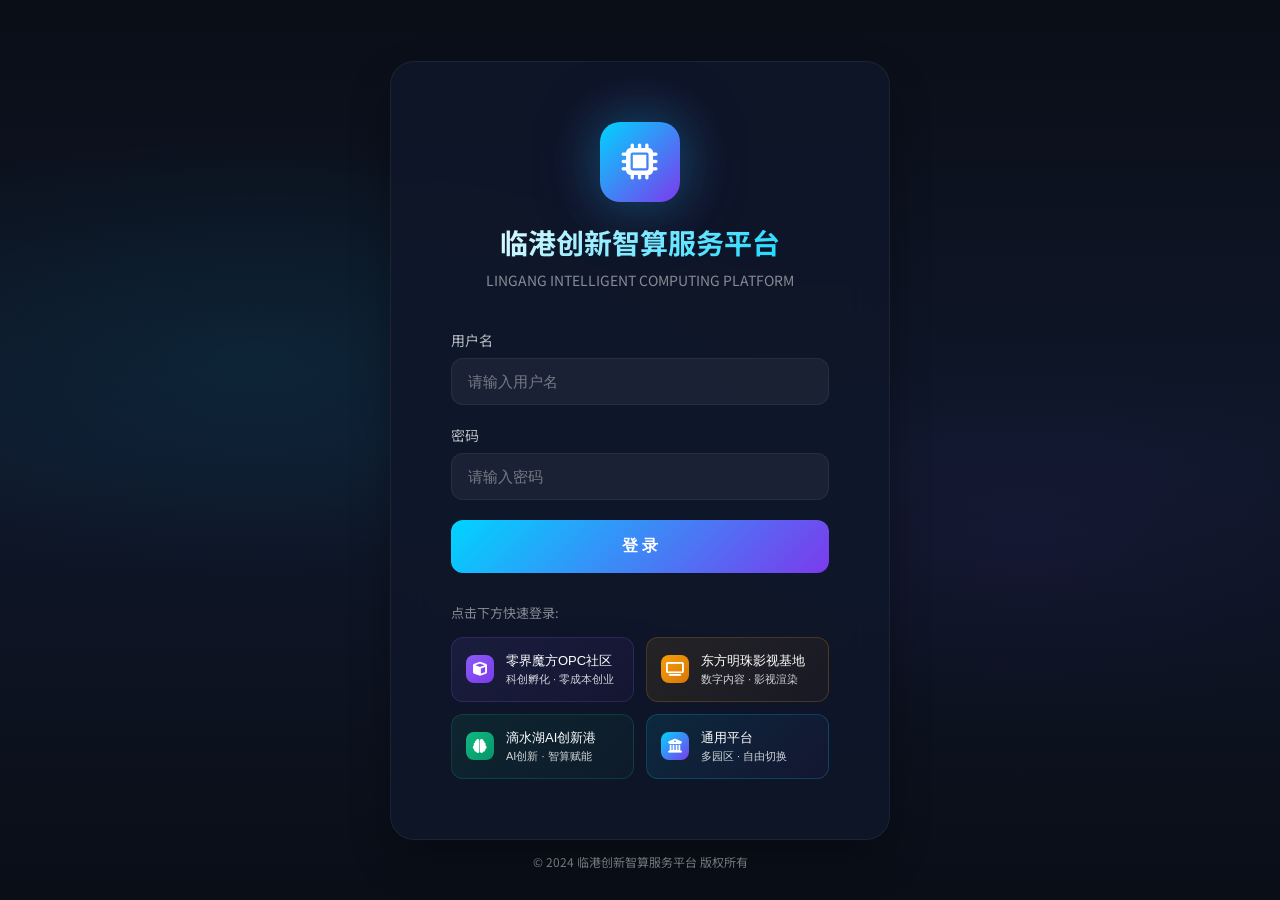
<file: demo/cross-border.html>
<!DOCTYPE html>
<html lang="zh-CN">
<head>
    <meta charset="UTF-8">
    <meta name="viewport" content="width=device-width, initial-scale=1.0">
    <title>跨境专线 - 临港创新智算服务平台</title>
    <link rel="stylesheet" href="styles.css">
    <link rel="stylesheet" href="https://cdnjs.cloudflare.com/ajax/libs/font-awesome/6.4.0/css/all.min.css">
    <script src="config.js"></script>
    <script src="auth.js"></script>
    <script>
        document.addEventListener('DOMContentLoaded', () => {
            if (!checkPageAuth()) {
                return;
            }
        });
    </script>
    <script src="script.js"></script>
    <style>
        :root {
            --primary-color: #3b82f6;
            --primary-dark: #2563eb;
            --primary-gradient: linear-gradient(135deg, #3b82f6, #2563eb);
        }

        /* 专线团购卡片样式 */
        .crossborder-container {
            display: grid;
            grid-template-columns: repeat(auto-fit, minmax(300px, 1fr));
            gap: 24px;
            margin-top: 32px;
        }

        .cross-border-card {
            background: white;
            border-radius: 16px;
            padding: 24px;
            box-shadow: 0 4px 12px rgba(0, 0, 0, 0.08);
            transition: all 0.3s ease;
            border: 1px solid #e5e7eb;
        }

        .cross-border-card:hover {
            box-shadow: 0 8px 24px rgba(0, 0, 0, 0.12);
            transform: translateY(-4px);
        }

        .card-header {
            display: flex;
            align-items: center;
            gap: 12px;
            margin-bottom: 20px;
            padding-bottom: 16px;
            border-bottom: 2px solid #e2e8f0;
        }

        .card-icon {
            width: 56px;
            height: 56px;
            background: linear-gradient(135deg, #3b82f6, #2563eb);
            border-radius: 12px;
            display: flex;
            align-items: center;
            justify-content: center;
            font-size: 24px;
            color: white;
        }

        .card-title {
            font-size: 20px;
            font-weight: 600;
            color: #1e293b;
        }

        .card-subtitle {
            font-size: 14px;
            color: #64748b;
        }

        .service-pacakage {
            background: #f8fafc;
            border-radius: 8px;
            padding: 16px;
            margin-bottom: 12px;
        }

        .package-name {
            font-weight: 600;
            color: #1e293b;
            margin-bottom: 8px;
        }

        .package-price {
            font-size: 24px;
            font-weight: 700;
            color: #059669;
        }

        .package-unit {
            font-size: 14px;
            color: #64748b;
            font-weight: 400;
        }

        .package-features {
            list-style: none;
            padding: 0;
            margin: 12px 0;
        }

        .package-features li {
            padding: 6px 0;
            font-size: 14px;
            color: #475569;
            display: flex;
            align-items: center;
            gap: 8px;
        }

        .package-features li::before {
            content: '✓';
            color: #059669;
            font-weight: bold;
        }

        /* 合规链路运营商样式 */
        .operator-grid {
            display: grid;
            grid-template-columns: repeat(auto-fit, minmax(280px, 1fr));
            gap: 20px;
            margin-top: 32px;
        }

        .operator-card {
            background: white;
            border-radius: 12px;
            padding: 20px;
            box-shadow: 0 2px 8px rgba(0, 0, 0, 0.06);
            border: 1px solid #e5e7eb;
        }

        .operator-logo {
            text-align: center;
            font-size: 36px;
            margin-bottom: 16px;
            padding: 16px;
            background: #f8fafc;
            border-radius: 8px;
        }

        .operator-name {
            text-align: center;
            font-size: 18px;
            font-weight: 600;
            color: #1e293b;
            margin-bottom: 12px;
        }

        .jm-channel {
            background: #dbeafe;
            border-left: 4px solid #3b82f6;
            padding: 12px;
            border-radius: 4px;
            margin-top: 12px;
        }

        .jm-channel h5 {
            margin: 0 0 8px 0;
            color: #1e40af;
            font-size: 14px;
        }

        .jm-channel p {
            margin: 0;
            font-size: 13px;
            color: #475569;
        }

        .ctest-button {
            margin-top: 16px;
            width: 100%;
        }

        @media (max-width: 768px) {
            .crossborder-container,
            .operator-grid {
                grid-template-columns: 1fr;
            }
        }
    </style>
</head>
<body onload="initParkPage()">
    <!-- 顶部导航栏 -->
    <header class="header">
        <div class="header-container">
            <div class="logo">
                <i class="fas fa-microchip"></i>
                <span id="siteTitle">临港创新智算服务平台</span>
            </div>
            <nav class="nav" id="mainNav">
                <a href="index.html" class="nav-item">首页</a>
                <a href="models.html" class="nav-item" data-feature="models">模型广场</a>
                <a href="resources.html" class="nav-item" data-feature="resources">算力资源</a>
                <a href="agent.html" class="nav-item" data-feature="agent">OpenClaw</a>
                <a href="cross-border.html" class="nav-item active" data-feature="cross-border">跨境专线</a>
                <a href="innovation.html" class="nav-item" data-feature="innovation">创新生态</a>
                <a href="dashboard.html" class="nav-item">控制台</a>
            </nav>
            <div class="auth-buttons">
                <button class="btn-secondary" onclick="showLoginModal()">登录</button>
                <button class="btn-primary" onclick="showLoginModal()">注册</button>
            </div>
            <div class="user-info" id="userInfo" style="display: none;">
                <div class="user-avatar">
                    <i class="fas fa-user"></i>
                </div>
                <div class="user-name" id="userName">企业用户</div>
                <div class="user-dropdown">
                    <a href="dashboard.html"><i class="fas fa-user-circle"></i> 个人中心</a>
                    <a href="dashboard.html"><i class="fas fa-file-invoice-dollar"></i> 账单中心</a>
                    <a href="dashboard.html"><i class="fas fa-cog"></i> 平台管理</a>
                    <a href="#" onclick="logout()"><i class="fas fa-sign-out-alt"></i> 退出登录</a>
                </div>
            </div>
        </div>
    </header>

    <main class="main-content">
        <div class="container">
            <h1 class="page-title">跨境专线</h1>
            <p class="page-subtitle">全球专线整合，加速跨国算力访问，确保数据合规传输</p>

            <!-- 专线团购 -->
            <div class="section">
                <h2 class="section-title">专线团购服务包</h2>
                <div class="crossborder-container">
                    <div class="cross-border-card">
                        <div class="card-header">
                            <div class="card-icon">
                                <i class="fas fa-location-arrow"></i>
                            </div>
                            <div>
                                <div class="card-title">亚太专线</div>
                                <div class="card-subtitle">覆盖亚太地区核心节点</div>
                            </div>
                        </div>

                        <div class="service-pacakage">
                            <div class="package-name">基础版</div>
                            <div class="package-price">¥2,500 <span class="package-unit">/月</span></div>
                            <ul class="package-features">
                                <li>专线带宽：10 Mbps</li>
                                <li>覆盖节点：香港、新加坡</li>
                                <li>延迟：< 50ms</li>
                                <li>支持：QoS 保障</li>
                            </ul>
                        </div>

                        <div class="service-pacakage">
                            <div class="package-name">企业版</div>
                            <div class="package-price">¥8,000 <span class="package-unit">/月</span></div>
                            <ul class="package-features">
                                <li>专线带宽：50 Mbps</li>
                                <li>覆盖节点：香港、新加坡、东京</li>
                                <li>延迟：< 30ms</li>
                                <li>支持：SLA 99.9%</li>
                            </ul>
                        </div>

                        <button class="btn btn-primary ctest-button" onclick="orderCrossBorder('亚太专线')">立即订购</button>
                    </div>

                    <div class="cross-border-card">
                        <div class="card-header">
                            <div class="card-icon">
                                <i class="fas fa-globe-americas"></i>
                            </div>
                            <div>
                                <div class="card-title">欧美专线</div>
                                <div class="card-subtitle">直达欧美核心数据中心</div>
                            </div>
                        </div>

                        <div class="service-pacakage">
                            <div class="package-name">基础版</div>
                            <div class="package-price">¥5,000 <span class="package-unit">/月</span></div>
                            <ul class="package-features">
                                <li>专线带宽：10 Mbps</li>
                                <li>覆盖节点：美国西海岸</li>
                                <li>延迟：< 150ms</li>
                                <li>支持：多路径优</li>
                            </ul>
                        </div>

                        <div class="service-pacakage">
                            <div class="package-name">企业版</div>
                            <div class="package-price">¥15,000 <span class="package-unit">/月</span></div>
                            <ul class="package-features">
                                <li>专线带宽：50 Mbps</li>
                                <li>覆盖节点：美国西海岸、英国伦敦</li>
                                <li>延迟：< 120ms</li>
                                <li>支持：SLA 99.5%</li>
                            </ul>
                        </div>

                        <button class="btn btn-primary ctest-button" onclick="orderCrossBorder('欧美专线')">立即订购</button>
                    </div>

                    <div class="cross-border-card">
                        <div class="card-header">
                            <div class="card-icon">
                                <i class="fas fa-network-wired"></i>
                            </div>
                            <div>
                                <div class="card-title">全球覆盖</div>
                                <div class="card-subtitle">一站式全球专线接入</div>
                            </div>
                        </div>

                        <div class="service-pacakage">
                            <div class="package-name">全球版</div>
                            <div class="package-price">¥25,000 <span class="package-unit">/月</span></div>
                            <ul class="package-features">
                                <li>专线带宽：100 Mbps</li>
                                <li>覆盖节点：全球主要节点</li>
                                <li>延迟：< 100ms（平均）</li>
                                <li>支持：7x24 专家支持</li>
                            </ul>
                        </div>

                        <div class="service-pacakage">
                            <div class="package-name">企业定制版</div>
                            <div class="package-price">请咨询</div>
                            <ul class="package-features">
                                <li>专线带宽：按需定制</li>
                                <li>覆盖节点：全球接入</li>
                                <li>延迟：优先保障</li>
                                <li>支持：专属客户经理</li>
                            </ul>
                        </div>

                        <button class="btn btn-primary ctest-button" onclick="orderCrossBorder('全球覆盖')">立即订购</button>
                    </div>
                </div>
            </div>

            <!-- 合规链路 -->
            <div class="section" style="margin-top: 48px;">
                <h2 class="section-title">合规链路 - 三大运营商JM通道</h2>
                <div class="operator-grid">
                    <div class="operator-card">
                        <div class="operator-logo">📱</div>
                        <div class="operator-name">中国移动</div>
                        <div class="jm-channel">
                            <h5>🔒 JM 专用通道</h5>
                            <p>中国移动优质的跨境数据传输服务，提供高效、安全、合规的数据传输解决方案</p>
                        </div>
                        <button class="btn btn-small btn-primary ctest-button" onclick="showOperatorContact('中国移动')">了解更多</button>
                    </div>

                    <div class="operator-card">
                        <div class="operator-logo">🔵</div>
                        <div class="operator-name">中国联通</div>
                        <div class="jm-channel">
                            <h5>🔒 JM 专用通道</h5>
                            <p>中国联通国际化的专线网络，为跨境业务提供稳定、可靠的JM通道服务</p>
                        </div>
                        <button class="btn btn-small btn-primary ctest-button" onclick="showOperatorContact('中国联通')">了解更多</button>
                    </div>

                    <div class="operator-card">
                        <div class="operator-logo">☎️</div>
                        <div class="operator-name">中国电信</div>
                        <div class="jm-channel">
                            <h5>🔒 JM 专用通道</h5>
                            <p>中国电信全球网络布局，提供符合国际标准的跨境JM通道，保障数据传输</p>
                        </div>
                        <button class="btn btn-small btn-primary ctest-button" onclick="showOperatorContact('中国电信')">了解更多</button>
                    </div>
                </div>
            </section style="margin-top: 48px;">
        </div>
    </main>

    <!-- 页脚 -->
    <footer class="footer">
        <div class="container">
            <div class="footer-bottom">
                <p>&copy; 2024 临港创新智算服务平台 版权所有</p>
            </div>
        </div>
    </footer>

    <!-- 登录模态框 -->
    <div class="modal" id="loginModal">
        <div class="modal-content">
            <div class="modal-header">
                <h3>登录</h3>
                <button class="modal-close" onclick="closeModal('loginModal')">&times;</button>
            </div>
            <div class="modal-body">
                <form id="loginForm">
                    <div class="form-group">
                        <label>用户名/手机号</label>
                        <input type="text" id="loginUsername" placeholder="请输入用户名或手机号">
                    </div>
                    <div class="form-group">
                        <label>密码</label>
                        <input type="password" id="loginPassword" placeholder="请输入密码">
                    </div>
                    <button type="submit" class="btn btn-primary btn-block">登录</button>
                </form>
            </div>
        </div>
    </div>

    <!-- 悬浮聊天按钮 -->
    <button class="chat-float-btn" id="chatFloatBtn" onclick="toggleChat()">
        <i class="fas fa-comment-dots"></i>
    </button>

    <script src="script.js"></script>
    <script>
        function initParkPage() {
            const park = initPark();
            if (!park) return;
            document.title = park.name + ' - 跨境专线';
            document.getElementById('siteTitle').textContent = park.name;
            document.querySelectorAll('[data-feature]').forEach(item => {
                const feature = item.getAttribute('data-feature');
                if (park.features[feature] === false) item.style.display = 'none';
            });
        }

        function orderCrossBorder(type) {
            alert(`感谢您订购 ${type}！\n\n相关咨询请联系：\n电话: 400-XXX-XXXX  \n邮箱: service@lingang-ai.com`);
        }

        function showOperatorContact(operator) {
            alert(`${operator} JM通道咨询\n\n咨询电话: 400-XXX-XXXX\n咨询邮箱: service@lingang-ai.com\n\n我们将为您提供更详细的专线配置方案。`);
        }
    </script>
</body>
</html>
</file>
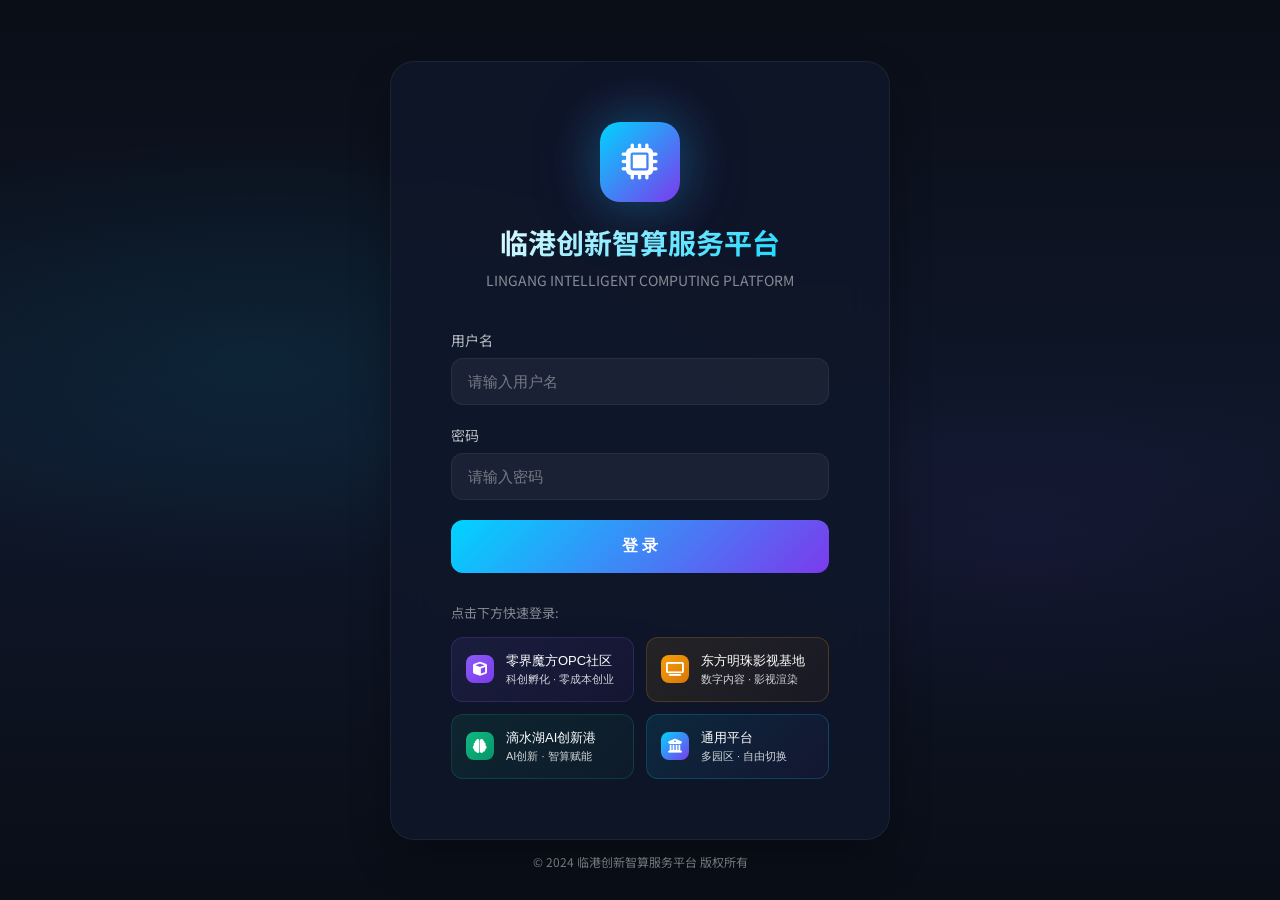
<file: demo/dashboard.html>
<!DOCTYPE html>
<html lang="zh-CN">
<head>
    <meta charset="UTF-8">
    <meta name="viewport" content="width=device-width, initial-scale=1.0">
    <title>控制台 - 临港创新智算服务平台</title>
    <link rel="stylesheet" href="styles.css">
    <link rel="stylesheet" href="https://cdnjs.cloudflare.com/ajax/libs/font-awesome/6.4.0/css/all.min.css">
    <script src="config.js"></script>
    <script src="auth.js"></script>
    <script>
        document.addEventListener('DOMContentLoaded', () => {
            if (!checkPageAuth()) {
                return;
            }
        });
    </script>
    <style>
        :root {
            --primary-color: #3b82f6;
            --primary-dark: #2563eb;
            --primary-gradient: linear-gradient(135deg, #3b82f6, #2563eb);
        }
    </style>
</head>
<body onload="initParkPage()">
    <!-- 顶部导航栏 -->
    <header class="header">
        <div class="header-container">
            <div class="logo">
                <i class="fas fa-microchip"></i>
                <span id="siteTitle">临港创新智算服务平台</span>
            </div>
            <nav class="nav" id="mainNav">
                <a href="index.html" class="nav-item">首页</a>
                <a href="models.html" class="nav-item" data-feature="models">模型广场</a>
                <a href="resources.html" class="nav-item" data-feature="resources">算力资源</a>
                <a href="agent.html" class="nav-item" data-feature="agent">OpenClaw</a>
                <a href="cross-border.html" class="nav-item" data-feature="cross-border">跨境专线</a>
                <a href="innovation.html" class="nav-item" data-feature="innovation">创新生态</a>
                <a href="activities.html" class="nav-item" data-feature="activities">线下活动</a>
                <a href="dashboard.html" class="nav-item active">控制台</a>
            </nav>
            <div class="auth-buttons">
                <button class="btn-secondary" onclick="showLoginModal()">登录</button>
                <button class="btn-primary" onclick="showLoginModal()">注册</button>
            </div>
            <div class="user-info" id="userInfo">
                <div class="user-avatar">
                    <i class="fas fa-user"></i>
                </div>
                <div class="user-name" id="userName">企业用户</div>
                <div class="user-dropdown">
                    <a href="dashboard.html"><i class="fas fa-user-circle"></i> 个人中心</a>
                    <a href="dashboard.html"><i class="fas fa-file-invoice-dollar"></i> 账单中心</a>
                    <a href="dashboard.html"><i class="fas fa-cog"></i> 平台管理</a>
                    <a href="#" onclick="logout()"><i class="fas fa-sign-out-alt"></i> 退出登录</a>
                </div>
            </div>
        </div>
    </header>

    <main class="main-content" style="background: var(--bg-light);">
        <div class="container">
            <h1 class="page-title">控制台</h1>
            <p class="page-subtitle">资源使用情况一目了然，实时掌握您的算力资产</p>

            <div class="dashboard-grid">
                <!-- 资源概览 -->
                <div class="dashboard-card overview">
                    <h3><i class="fas fa-chart-pie"></i> 资源概览</h3>
                    <div class="overview-stats">
                        <div class="overview-item">
                            <div class="overview-label">Tokens余额</div>
                            <div class="overview-value">1,000,000</div>
                        </div>
                        <div class="overview-item">
                            <div class="overview-label">算力券额度</div>
                            <div class="overview-value">5,000 积分</div>
                        </div>
                        <div class="overview-item">
                            <div class="overview-label">积分余额</div>
                            <div class="overview-value">5,000 积分</div>
                        </div>
                        <div class="overview-item">
                            <div class="overview-label">本月支出</div>
                            <div class="overview-value">¥2,580</div>
                        </div>
                    </div>
                </div>

                <!-- 使用趋势 -->
                <div class="dashboard-card usage-trend">
                    <h3><i class="fas fa-chart-line"></i> 使用趋势</h3>
                    <div class="usage-chart">
                        <div class="chart-placeholder">
                            <i class="fas fa-chart-area"></i>
                            <p>近7天资源使用曲线</p>
                            <small>（Demo演示占位符）</small>
                        </div>
                    </div>
                </div>

                <!-- 近期账单 -->
                <div class="dashboard-card recent-bills">
                    <h3><i class="fas fa-file-invoice"></i> 近期账单</h3>
                    <div class="bill-list">
                        <div class="bill-item">
                            <div class="bill-info">
                                <div class="bill-title">模型调用 - GLM-4</div>
                                <div class="bill-time">2024-02-12 14:30</div>
                            </div>
                            <div class="bill-amount">-¥28.50</div>
                        </div>
                        <div class="bill-item">
                            <div class="bill-info">
                                <div class="bill-title">GPU算力 - 8C 16G 1卡</div>
                                <div class="bill-time">2024-02-12 10:00</div>
                            </div>
                            <div class="bill-amount">-¥45.60</div>
                        </div>
                        <div class="bill-item subsidy">
                            <div class="bill-info">
                                <div class="bill-title">政府补贴返还 - 1月</div>
                                <div class="bill-time">2024-02-11 09:00</div>
                            </div>
                            <div class="bill-amount">+¥37.05</div>
                        </div>
                        <div class="bill-item point">
                            <div class="bill-info">
                                <div class="bill-title">积分兑换 - AI求职助手</div>
                                <div class="bill-time">2024-02-10 16:45</div>
                            </div>
                            <div class="bill-amount">-200 分</div>
                        </div>
                        <div class="bill-item">
                            <div class="bill-info">
                                <div class="bill-title">模型调用 - Qwen2.5</div>
                                <div class="bill-time">2024-02-09 11:20</div>
                            </div>
                            <div class="bill-amount">-¥15.30</div>
                        </div>
                    </div>
                </div>

                <!-- 快捷操作 -->
                <div class="dashboard-card quick-actions">
                    <h3><i class="fas fa-bolt"></i> 快捷操作</h3>
                    <div class="quick-links">
                        <button class="quick-link-btn" onclick="window.location.href='models.html'">
                            <i class="fas fa-cubes"></i>
                            <span>模型广场</span>
                        </button>
                        <button class="quick-link-btn" onclick="window.location.href='resources.html'">
                            <i class="fas fa-server"></i>
                            <span>资源预订</span>
                        </button>
                        <button class="quick-link-btn" onclick="showNotification('积分兑换功能即将上线')">
                            <i class="fas fa-coins"></i>
                            <span>积分兑换</span>
                        </button>
                        <button class="quick-link-btn" onclick="showNotification('账单导出成功')">
                            <i class="fas fa-file-alt"></i>
                            <span>账单导出</span>
                        </button>
                        <button class="quick-link-btn" onclick="showLoginModal()">
                            <i class="fas fa-plus-circle"></i>
                            <span>充值</span>
                        </button>
                        <button class="quick-link-btn" onclick="showLoginModal()">
                            <i class="fas fa-hand-holding-usd"></i>
                            <span>补贴申请</span>
                        </button>
                    </div>
                </div>
            </div>

            <!-- 企业信息 -->
            <div class="company-info">
                <h3><i class="fas fa-building"></i> 企业信息</h3>
                <div class="info-grid">
                    <div class="info-item">
                        <label>企业名称</label>
                        <span>XX科技有限公司</span>
                    </div>
                    <div class="info-item">
                        <label>所属园区</label>
                        <span>临港魔方</span>
                    </div>
                    <div class="info-item">
                        <label>联系人</label>
                        <span>张三</span>
                    </div>
                    <div class="info-item">
                        <label>联系电话</label>
                        <span>138****8888</span>
                    </div>
                    <div class="info-item">
                        <label>注册时间</label>
                        <span>2023-12-01</span>
                    </div>
                    <div class="info-item">
                        <label>账户状态</label>
                        <span class="status-active">正常</span>
                    </div>
                </div>
            </div>
        </div>
    </main>

    <!-- 页脚 -->
    <footer class="footer">
        <div class="container">
            <div class="footer-bottom">
                <p>&copy; 2024 临港创新智算服务平台 版权所有</p>
            </div>
        </div>
    </footer>

    <!-- 登录模态框 -->
    <div class="modal" id="loginModal">
        <div class="modal-content">
            <div class="modal-header">
                <h3>登录</h3>
                <button class="modal-close" onclick="closeModal('loginModal')">&times;</button>
            </div>
            <div class="modal-body">
                <form id="loginForm">
                    <div class="form-group">
                        <label>用户名/手机号</label>
                        <input type="text" id="loginUsername" placeholder="请输入用户名或手机号">
                    </div>
                    <div class="form-group">
                        <label>密码</label>
                        <input type="password" id="loginPassword" placeholder="请输入密码">
                    </div>
                    <button type="submit" class="btn btn-primary btn-block">登录</button>
                </form>
            </div>
        </div>
    </div>

    <!-- 智能助手聊天窗口 -->
    <div class="chat-widget" id="chatWidget">
        <div class="chat-header">
            <div class="chat-title">
                <i class="fas fa-robot"></i>
                <span id="chatAgentName">智能助手</span>
            </div>
            <button class="chat-close" onclick="closeChat()">&times;</button>
        </div>
        <div class="chat-messages" id="chatMessages">
            <div class="chat-message agent">
                <div class="message-avatar">
                    <i class="fas fa-robot"></i>
                </div>
                <div class="message-content">
                    <p>您好！我是智能助手。请问有什么可以帮助您的？</p>
                </div>
            </div>
        </div>
        <div class="chat-input-area">
            <input type="text" id="chatInput" placeholder="请输入您的问题..." onkeypress="handleChatKeypress(event)">
            <button class="chat-send" onclick="sendMessage()">
                <i class="fas fa-paper-plane"></i>
            </button>
        </div>
    </div>

    <!-- 悬浮聊天按钮 -->
    <button class="chat-float-btn" id="chatFloatBtn" onclick="toggleChat()">
        <i class="fas fa-comment-dots"></i>
    </button>

    <script src="script.js"></script>

    <script src="script.js"></script>

    <script src="script.js"></script>
    <script>
        function initParkPage() {
            const park = initPark();
            if (!park) return;
            document.title = park.name + ' - 控制台';
            document.getElementById('siteTitle').textContent = park.name;
            document.querySelectorAll('[data-feature]').forEach(item => {
                const feature = item.getAttribute('data-feature');
                if (park.features[feature] === false) item.style.display = 'none';
            });
        }
    </script>
</body>
</html>
</file>
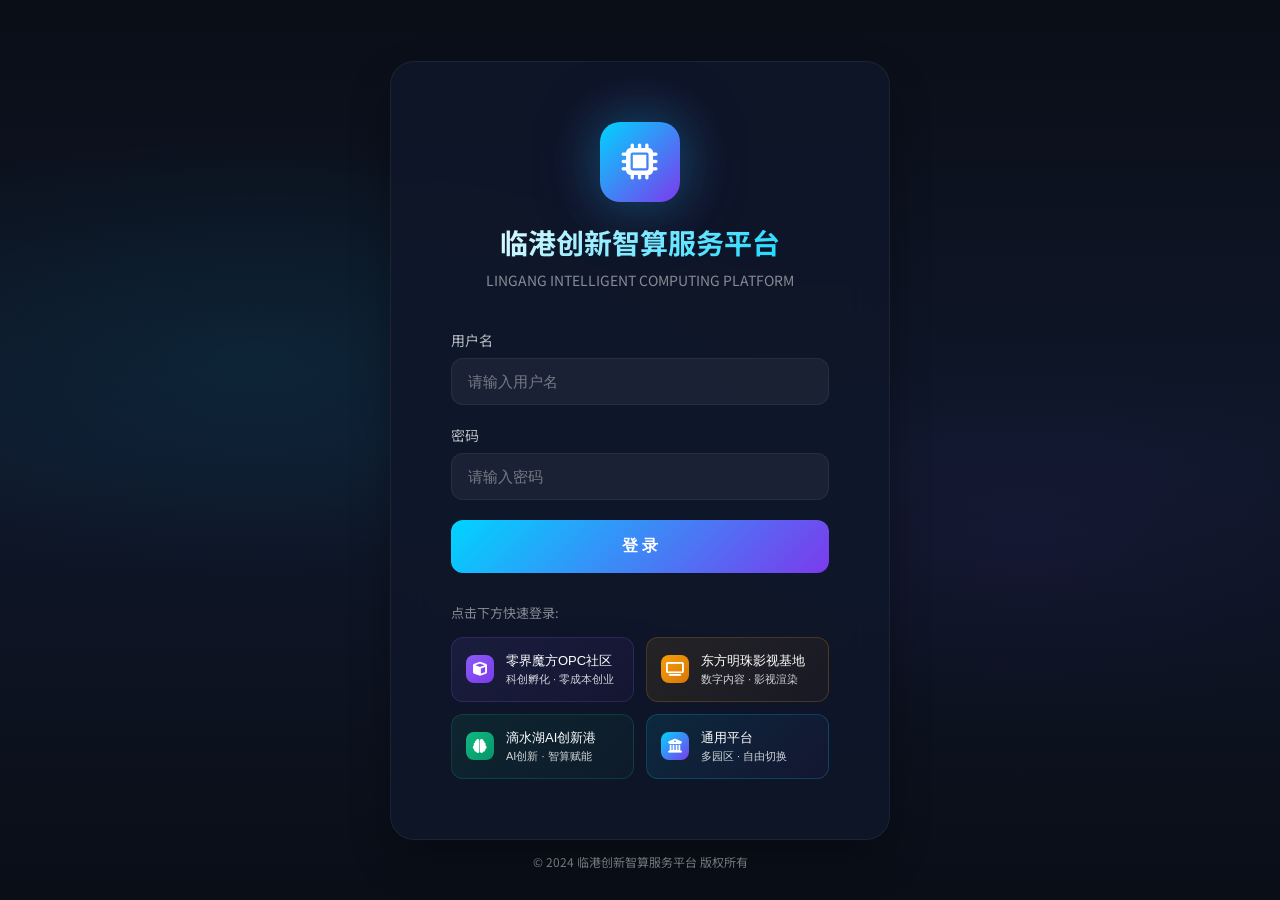
<file: demo/home.html>
<!DOCTYPE html>
<html lang="zh-CN">
<head>
    <meta charset="UTF-8">
    <meta name="viewport" content="width=device-width, initial-scale=1.0">
    <title>临港创新智算服务平台</title>
    <link rel="stylesheet" href="styles.css">
    <link rel="stylesheet" href="https://cdnjs.cloudflare.com/ajax/libs/font-awesome/6.4.0/css/all.min.css">
    <script src="config.js"></script>
    <script src="auth.js"></script>
    <script>
        // 检查登录状态和园区权限
        document.addEventListener('DOMContentLoaded', () => {
            if (!checkPageAuth()) {
                return;
            }
        });
    </script>
    <style>
        :root {
            --primary-color: #3b82f6;
            --primary-dark: #2563eb;
            --primary-gradient: linear-gradient(135deg, #3b82f6, #2563eb);
        }

        /* 政策文件区块样式 */
        .policies {
            padding: 80px 0;
            background: #f8fafc;
        }

        .policy-grid {
            display: grid;
            grid-template-columns: repeat(2, 1fr);
            gap: 30px;
            margin-top: 40px;
        }

        .policy-card {
            background: white;
            border-radius: 12px;
            padding: 32px;
            box-shadow: 0 4px 6px rgba(0, 0, 0, 0.05);
            transition: all 0.3s ease;
            border: 1px solid #e5e7eb;
        }

        .policy-card:hover {
            box-shadow: 0 12px 24px rgba(0, 0, 0, 0.1);
            transform: translateY(-4px);
        }

        .policy-icon {
            width: 64px;
            height: 64px;
            background: linear-gradient(135deg, var(--primary-color), var(--primary-dark));
            border-radius: 12px;
            display: flex;
            align-items: center;
            justify-content: center;
            margin-bottom: 20px;
            font-size: 28px;
            color: white;
        }

        .policy-card h3 {
            font-size: 20px;
            font-weight: 600;
            color: #1f2937;
            margin: 0 0 12px 0;
            line-height: 1.4;
        }

        .policy-desc {
            color: #6b7280;
            font-size: 14px;
            margin-bottom: 20px;
            line-height: 1.6;
        }

        .policy-meta {
            display: flex;
            gap: 24px;
            margin-bottom: 24px;
            font-size: 13px;
            color: #9ca3af;
        }

        .policy-meta span {
            display: flex;
            align-items: center;
            gap: 6px;
        }

        .policy-actions {
            display: flex;
            gap: 12px;
        }

        .policy-actions .btn {
            flex: 1;
            text-align: center;
            padding: 10px 0;
            font-size: 14px;
        }

        /* 园区切换器样式 */
        .park-switcher-container {
            position: relative;
            margin-left: 20px;
            display: none;
        }

        .park-switcher {
            background: var(--primary-gradient);
            color: white;
            border: none;
            border-radius: 8px;
            padding: 10px 20px;
            cursor: pointer;
            display: flex;
            align-items: center;
            gap: 8px;
            font-size: 14px;
            font-weight: 500;
            transition: all 0.3s;
        }

        .park-switcher:hover {
            transform: translateY(-2px);
            box-shadow: 0 5px 15px rgba(59, 130, 246, 0.4);
        }

        .park-switcher-dropdown {
            position: absolute;
            top: 100%;
            right: 0;
            background: white;
            border-radius: 12px;
            box-shadow: 0 10px 30px rgba(0, 0, 0, 0.15);
            padding: 8px 0;
            min-width: 200px;
            z-index: 1000;
            opacity: 0;
            visibility: hidden;
            transform: translateY(10px);
            transition: all 0.3s;
            margin-top: 8px;
            border: 1px solid #e5e7eb;
        }

        .park-switcher-container.active .park-switcher-dropdown {
            opacity: 1;
            visibility: visible;
            transform: translateY(0);
        }

        .park-option {
            padding: 12px 20px;
            cursor: pointer;
            display: flex;
            align-items: center;
            gap: 12px;
            transition: all 0.2s;
            color: #1f2937;
            font-size: 14px;
        }

        .park-option:hover {
            background: #f8fafc;
            color: var(--primary-color);
        }

        .park-option.active {
            background: linear-gradient(135deg, rgba(59, 130, 246, 0.1), rgba(37, 99, 235, 0.05));
            color: var(--primary-color);
            font-weight: 500;
        }

        .park-option-icon {
            width: 32px;
            height: 32px;
            border-radius: 8px;
            display: flex;
            align-items: center;
            justify-content: center;
            color: white;
            font-size: 14px;
            flex-shrink: 0;
        }

        @media (max-width: 768px) {
            .policy-grid {
                grid-template-columns: 1fr;
            }
            .policies {
                padding: 60px 0;
            }
            .policy-card {
                padding: 24px;
            }
            .policy-meta {
                flex-direction: column;
                gap: 8px;
            }
        }
    </style>
</head>
<body onload="initParkPage()">
    <!-- 顶部导航栏 -->
    <header class="header">
        <div class="header-container">
            <div class="logo">
                <i class="fas fa-microchip"></i>
                <span id="siteTitle">临港创新智算服务平台</span>
            </div>
            <nav class="nav" id="mainNav">
                <a href="index.html" class="nav-item">返回园区入口</a>
                <a href="models.html" class="nav-item" data-feature="models">模型广场</a>
                <a href="resources.html" class="nav-item" data-feature="resources">算力资源</a>
                <a href="agent.html" class="nav-item" data-feature="agent">OpenClaw</a>
                <a href="cross-border.html" class="nav-item" data-feature="cross-border">跨境专线</a>
                <a href="innovation.html" class="nav-item" data-feature="innovation">创新生态</a>
                <a href="activities.html" class="nav-item" data-feature="activities">线下活动</a>
                <a href="dashboard.html" class="nav-item">控制台</a>
            </nav>
            <div class="auth-buttons">
                <button class="btn-secondary" onclick="showLoginModal()">登录</button>
                <button class="btn-primary" onclick="showLoginModal()">注册</button>
            </div>
            <div class="user-info" id="userInfo" style="display: none;">
                <div class="user-avatar">
                    <i class="fas fa-user"></i>
                </div>
                <div class="user-name" id="userName">企业用户</div>
                <div class="user-dropdown">
                    <a href="dashboard.html"><i class="fas fa-user-circle"></i> 个人中心</a>
                    <a href="dashboard.html"><i class="fas fa-file-invoice-dollar"></i> 账单中心</a>
                    <a href="dashboard.html"><i class="fas fa-cog"></i> 平台管理</a>
                    <a href="#" onclick="logout()"><i class="fas fa-sign-out-alt"></i> 退出登录</a>
                </div>
            </div>
            
            <!-- 园区切换器（仅通用账号可见） -->
            <div class="park-switcher-container" id="parkSwitcherContainer">
                <button class="park-switcher" id="parkSwitcherBtn">
                    <i class="fas fa-building"></i>
                    <span id="currentParkName">选择园区</span>
                    <i class="fas fa-chevron-down"></i>
                </button>
                <div class="park-switcher-dropdown" id="parkSwitcherDropdown">
                    <!-- 园区列表将由JS动态生成 -->
                </div>
            </div>
        </div>
    </header>

    <!-- 英雄横幅 -->
    <section class="hero">
        <div class="hero-content">
            <h1 id="heroTitle">赋能临港企业数字化转型升级</h1>
            <p class="hero-subtitle" id="heroSubtitle">普惠、高效、灵活的算力服务一站式解决方案</p>
            <div class="hero-buttons">
                <a href="dashboard.html" class="btn btn-primary btn-large">立即体验</a>
                <a href="models.html" class="btn btn-secondary btn-large">了解更多</a>
            </div>
        </div>
        <div class="hero-stats">
            <div class="stat-item">
                <div class="stat-number" id="statCompanies">500+</div>
                <div class="stat-label">服务企业</div>
            </div>
            <div class="stat-item">
                <div class="stat-number" id="statGpus">1000+</div>
                <div class="stat-label">覆盖GPU卡</div>
            </div>
            <div class="stat-item">
                <div class="stat-number" id="statAvailability">99.9%</div>
                <div class="stat-label">服务可用性</div>
            </div>
            <div class="stat-item">
                <div class="stat-number" id="statSubsidy">50%</div>
                <div class="stat-label">平均补贴比例</div>
            </div>
        </div>
    </section>

    <!-- 核心功能介绍 -->
    <section class="features">
        <div class="container">
            <h2 class="section-title">核心功能</h2>
            <p class="section-subtitle">为园区企业提供全方位的算力赋能服务</p>
            <div class="features-grid">
                <div class="feature-card">
                    <div class="feature-icon">
                        <i class="fas fa-cubes"></i>
                    </div>
                    <h3>模型广场</h3>
                    <p>集成主流开源大模型、行业专用模型，通过标准API接口按tokens计费，支持政府补贴与企业让利双重支持</p>
                    <a href="models.html" class="feature-link">了解更多 <i class="fas fa-arrow-right"></i></a>
                </div>
                <div class="feature-card">
                    <div class="feature-icon">
                        <i class="fas fa-server"></i>
                    </div>
                    <h3>优惠资源池</h3>
                    <p>整合裸金属资源，提供按卡时计费的弹性算力服务，通过批量采购优势惠及园区企业</p>
                    <a href="resources.html" class="feature-link">了解更多 <i class="fas fa-arrow-right"></i></a>
                </div>
                <div class="feature-card">
                    <div class="feature-icon">
                        <i class="fas fa-robot"></i>
                    </div>
                    <h3>智能助手</h3>
                    <p>政策问答、应用技巧、业务咨询三大智能助手矩阵，助力企业快速上手平台功能</p>
                    <a href="agent.html" class="feature-link">了解更多 <i class="fas fa-arrow-right"></i></a>
                </div>
                <div class="feature-card">
                    <div class="feature-icon">
                        <i class="fas fa-lightbulb"></i>
                    </div>
                    <h3>创新世界</h3>
                    <p>支持用户上传自研应用，应用被调用后可返还积分，积分可用于兑换算力资源</p>
                    <a href="innovation.html" class="feature-link">了解更多 <i class="fas fa-arrow-right"></i></a>
                </div>
            </div>
        </div>
    </section>

    <!-- 线下活动预览 -->
    <section class="section-light">
        <div class="container">
            <h2 class="section-title">近期活动</h2>
            <p class="section-subtitle">线上线下联动，促进园区企业资源对接与交流协作</p>
            <div class="activity-list">
                <div class="activity-card">
                    <div class="activity-date">
                        <div class="date-month">2月</div>
                        <div class="date-day">20</div>
                    </div>
                    <div class="activity-content">
                        <h4>AI算力应用技术沙龙</h4>
                        <p class="activity-desc">邀请行业专家分享AI算力在各行业的应用实践案例</p>
                        <div class="activity-meta">
                            <span><i class="fas fa-clock"></i> 14:00-17:00</span>
                            <span><i class="fas fa-map-marker-alt"></i> 临港魔方A栋会议室</span>
                        </div>
                    </div>
                    <a href="activities.html" class="btn btn-primary btn-small">查看详情</a>
                </div>
                <div class="activity-card">
                    <div class="activity-date">
                        <div class="date-month">2月</div>
                        <div class="date-day">28</div>
                    </div>
                    <div class="activity-content">
                        <h4>初创企业项目路演</h4>
                        <p class="activity-desc">为初创企业提供展示平台，对接投资机会和产业资源</p>
                        <div class="activity-meta">
                            <span><i class="fas fa-clock"></i> 13:30-17:30</span>
                            <span><i class="fas fa-map-marker-alt"></i> 临港创新中心</span>
                        </div>
                    </div>
                    <a href="activities.html" class="btn btn-primary btn-small">查看详情</a>
                </div>
            </div>
            <div style="text-align: center; margin-top: 30px;">
                <a href="activities.html" class="btn btn-secondary">查看全部活动</a>
            </div>
        </div>
    </section>

    <!-- 政策文件宣贯 -->
    <section class="policies">
        <div class="container">
            <h2 class="section-title">政策文件与管理办法</h2>
            <p class="section-subtitle">了解最新政策，掌握平台规则</p>
            <div class="policy-grid">
                <div class="policy-card">
                    <div class="policy-icon">
                        <i class="fas fa-file-pdf"></i>
                    </div>
                    <h3>沪自贸临管委〔2025〕40号文件</h3>
                    <p class="policy-desc">临港管委会关于推进算力产业发展的官方政策文件</p>
                    <div class="policy-meta">
                        <span><i class="fas fa-building"></i> 临港管委会</span>
                        <span><i class="fas fa-calendar"></i> 2025年</span>
                    </div>
                    <div class="policy-actions">
                        <a href="#" onclick="openPolicyFile('沪自贸临管委〔2025〕40号文件.pdf')" class="btn btn-primary">查看文件</a>
                        <a href="#" onclick="downloadPolicyFile('沪自贸临管委〔2025〕40号文件.pdf')" class="btn btn-secondary">
                            <i class="fas fa-download"></i> 下载
                        </a>
                    </div>
                </div>
                <div class="policy-card">
                    <div class="policy-icon">
                        <i class="fas fa-file-word"></i>
                    </div>
                    <h3>算力管理办法初稿</h3>
                    <p class="policy-desc">平台算力服务使用规范和管理制度</p>
                    <div class="policy-meta">
                        <span><i class="fas fa-building"></i> 平台运营方</span>
                        <span><i class="fas fa-calendar"></i> 2024年</span>
                    </div>
                    <div class="policy-actions">
                        <a href="#" onclick="openPolicyFile('算力管理办法初稿.doc')" class="btn btn-primary">查看文件</a>
                        <a href="#" onclick="downloadPolicyFile('算力管理办法初稿.doc')" class="btn btn-secondary">
                            <i class="fas fa-download"></i> 下载
                        </a>
                    </div>
                </div>
            </div>
        </div>
    </section>

    <!-- 合作方 -->
    <section class="partners">
        <div class="container">
            <h2 class="section-title">合作方</h2>
            <div class="partners-grid">
                <div class="partner-item">
                    <div class="partner-logo">
                        <i class="fas fa-landmark"></i>
                    </div>
                    <h4>临港管委会</h4>
                    <p>政策引导方</p>
                </div>
                <div class="partner-item">
                    <div class="partner-logo">
                        <i class="fas fa-database"></i>
                    </div>
                    <h4>上海有孚网络</h4>
                    <p>资源供应方</p>
                </div>
                <div class="partner-item">
                    <div class="partner-logo">
                        <i class="fas fa-laptop-code"></i>
                    </div>
                    <h4>上海成电福智</h4>
                    <p>技术开发方</p>
                </div>
                <div class="partner-item">
                    <div class="partner-logo">
                        <i class="fas fa-cube"></i>
                    </div>
                    <h4>临港魔方</h4>
                    <p>园区运营</p>
                </div>
            </div>
        </div>
    </section>

    <!-- 页脚 -->
    <footer class="footer">
        <div class="container">
            <div class="footer-top">
                <div class="footer-section">
                    <h4>平台服务</h4>
                    <ul>
                        <li><a href="models.html">模型广场</a></li>
                        <li><a href="resources.html">算力资源</a></li>
                        <li><a href="agent.html">OpenClaw</a></li>
                        <li><a href="cross-border.html">跨境专线</a></li>
                        <li><a href="innovation.html">创新生态</a></li>
                    </ul>
                </div>
                <div class="footer-section">
                    <h4>开发者中心</h4>
                    <ul>
                        <li><a href="#">API文档</a></li>
                        <li><a href="#">SDK下载</a></li>
                        <li><a href="#">技术论坛</a></li>
                        <li><a href="#">开源项目</a></li>
                    </ul>
                </div>
                <div class="footer-section">
                    <h4>支持与帮助</h4>
                    <ul>
                        <li><a href="#">使用指南</a></li>
                        <li><a href="#">常见问题</a></li>
                        <li><a href="#">联系我们</a></li>
                        <li><a href="#">意见反馈</a></li>
                    </ul>
                </div>
                <div class="footer-section contact">
                    <h4>联系我们</h4>
                    <p><i class="fas fa-phone"></i> 400-XXX-XXXX</p>
                    <p><i class="fas fa-envelope"></i> service@lingang-ai.com</p>
                    <p><i class="fas fa-map-marker-alt"></i> 上海市临港新片区...</p>
                </div>
            </div>
            <div class="footer-bottom">
                <div class="footer-left">
                    <p>&copy; 2024 临港创新智算服务平台 版权所有</p>
                </div>
                <div class="footer-right">
                    <a href="#">隐私政策</a>
                    <a href="#">服务条款</a>
                    <a href="#">备案信息</a>
                </div>
            </div>
        </div>
    </footer>

    <!-- 登录模态框 -->
    <div class="modal" id="loginModal">
        <div class="modal-content">
            <div class="modal-header">
                <h3>登录</h3>
                <button class="modal-close" onclick="closeModal('loginModal')">&times;</button>
            </div>
            <div class="modal-body">
                <form id="loginForm">
                    <div class="form-group">
                        <label>用户名/手机号</label>
                        <input type="text" id="loginUsername" placeholder="请输入用户名或手机号">
                    </div>
                    <div class="form-group">
                        <label>密码</label>
                        <input type="password" id="loginPassword" placeholder="请输入密码">
                    </div>
                    <button type="submit" class="btn btn-primary btn-block">登录</button>
                </form>
                <div class="modal-footer-text">
                    <span>还没有账号？<a href="#" onclick="switchToRegister()">立即注册</a></span>
                </div>
            </div>
        </div>
    </div>

    <!-- 注册模态框 -->
    <div class="modal" id="registerModal">
        <div class="modal-content">
            <div class="modal-header">
                <h3>注册</h3>
                <button class="modal-close" onclick="closeModal('registerModal')">&times;</button>
            </div>
            <div class="modal-body">
                <form id="registerForm">
                    <div class="form-group">
                        <label>企业名称</label>
                        <input type="text" id="registerCompany" placeholder="请输入企业名称">
                    </div>
                    <div class="form-group">
                        <label>联系人姓名</label>
                        <input type="text" id="registerName" placeholder="请输入联系人姓名">
                    </div>
                    <div class="form-group">
                        <label>手机号</label>
                        <input type="tel" id="registerPhone" placeholder="请输入手机号">
                    </div>
                    <div class="form-group">
                        <label>密码</label>
                        <input type="password" id="registerPassword" placeholder="请输入密码（至少6位）">
                    </div>
                    <div class="form-group">
                        <label>所属园区</label>
                        <select id="registerPark">
                            <option value="">请选择所属园区</option>
                            <option value="mf">临港魔方</option>
                            <option value="other">其他园区</option>
                        </select>
                    </div>
                    <button type="submit" class="btn btn-primary btn-block">注册</button>
                </form>
                <div class="modal-footer-text">
                    <span>已有账号？<a href="#" onclick="switchToLogin()">立即注册</a></span>
                </div>
            </div>
        </div>
    </div>

    <!-- 智能助手聊天窗口 -->
    <div class="chat-widget" id="chatWidget">
        <div class="chat-header">
            <div class="chat-title">
                <i class="fas fa-robot"></i>
                <span id="chatAgentName">智能助手</span>
            </div>
            <button class="chat-close" onclick="closeChat()">&times;</button>
        </div>
        <div class="chat-messages" id="chatMessages">
            <div class="chat-message agent">
                <div class="message-avatar">
                    <i class="fas fa-robot"></i>
                </div>
                <div class="message-content">
                    <p>您好！我是智能助手。请问有什么可以帮助您的？</p>
                </div>
            </div>
        </div>
        <div class="chat-input-area">
            <input type="text" id="chatInput" placeholder="请输入您的问题..." onkeypress="handleChatKeypress(event)">
            <button class="chat-send" onclick="sendMessage()">
                <i class="fas fa-paper-plane"></i>
            </button>
        </div>
    </div>

    <!-- 悬浮聊天按钮 -->
    <button class="chat-float-btn" id="chatFloatBtn" onclick="toggleChat()">
        <i class="fas fa-comment-dots"></i>
    </button>

    <script src="script.js"></script>
    <script>
        // 页面初始化：应用园区配置
        function initParkPage() {
            const park = initPark();
            if (!park) return;

            // 更新页面标题
            document.title = park.name + ' - 临港创新智算服务平台';
            document.getElementById('siteTitle').textContent = park.name;

            // 更新 hero 区域
            document.getElementById('heroTitle').textContent = park.hero.title;
            document.getElementById('heroSubtitle').textContent = park.hero.subtitle;

            // 更新统计数据
            document.getElementById('statCompanies').textContent = park.stats.companies;
            document.getElementById('statGpus').textContent = park.stats.gpus;
            document.getElementById('statAvailability').textContent = park.stats.availability;
            document.getElementById('statSubsidy').textContent = park.stats.subsidy;

            // 根据功能配置隐藏导航项
            document.querySelectorAll('[data-feature]').forEach(item => {
                const feature = item.getAttribute('data-feature');
                if (park.features[feature] === false) {
                    item.style.display = 'none';
                }
            });
        }

        // 查看政策文件
        function openPolicyFile(filename) {
            const fileUrl = '附件/' + filename;
            window.open(fileUrl, '_blank');
        }

        // 下载政策文件
        function downloadPolicyFile(filename) {
            const fileUrl = '附件/' + filename;
            const link = document.createElement('a');
            link.href = fileUrl;
            link.download = filename;
            link.target = '_blank';
            document.body.appendChild(link);
            link.click();
            document.body.removeChild(link);
            alert('文件下载已开始：' + filename);
        }

        // 初始化园区切换器
        function initParkSwitcher() {
            const container = document.getElementById('parkSwitcherContainer');
            const dropdown = document.getElementById('parkSwitcherDropdown');
            const currentParkNameEl = document.getElementById('currentParkName');
            const btn = document.getElementById('parkSwitcherBtn');

            if (!container || !dropdown || !currentParkNameEl || !btn) return;

            // 检查用户是否有切换权限
            if (!canUserSwitchParks()) {
                container.style.display = 'none';
                return;
            }

            // 显示切换器
            container.style.display = 'block';

            // 获取所有园区
            const parks = getSwitchableParks();
            if (parks.length === 0) return;

            // 获取当前园区
            const currentPark = getCurrentPark();
            if (currentPark) {
                currentParkNameEl.textContent = currentPark.name;
            }

            // 生成园区选项
            const urlParams = new URLSearchParams(window.location.search);
            const currentParkId = urlParams.get('park') || PARK_CONFIG.default;

            dropdown.innerHTML = parks.map(park => `
                <div class="park-option ${park.id === currentParkId ? 'active' : ''}" 
                     onclick="switchPark('${park.id}')">
                    <div class="park-option-icon" style="background: ${PARK_CONFIG.parks[park.id].theme.gradient}">
                        <i class="fas ${park.icon || 'fa-building'}"></i>
                    </div>
                    <span>${park.name}</span>
                    ${park.id === currentParkId ? '<i class="fas fa-check" style="margin-left: auto;"></i>' : ''}
                </div>
            `).join('');

            // 切换器点击事件
            btn.addEventListener('click', (e) => {
                e.stopPropagation();
                container.classList.toggle('active');
            });

            // 点击外部关闭下拉菜单
            document.addEventListener('click', (e) => {
                if (!container.contains(e.target)) {
                    container.classList.remove('active');
                }
            });
        }

        // 页面加载时初始化园区切换器
        document.addEventListener('DOMContentLoaded', () => {
            initParkSwitcher();
        });
    </script>
</body>
</html>
</file>
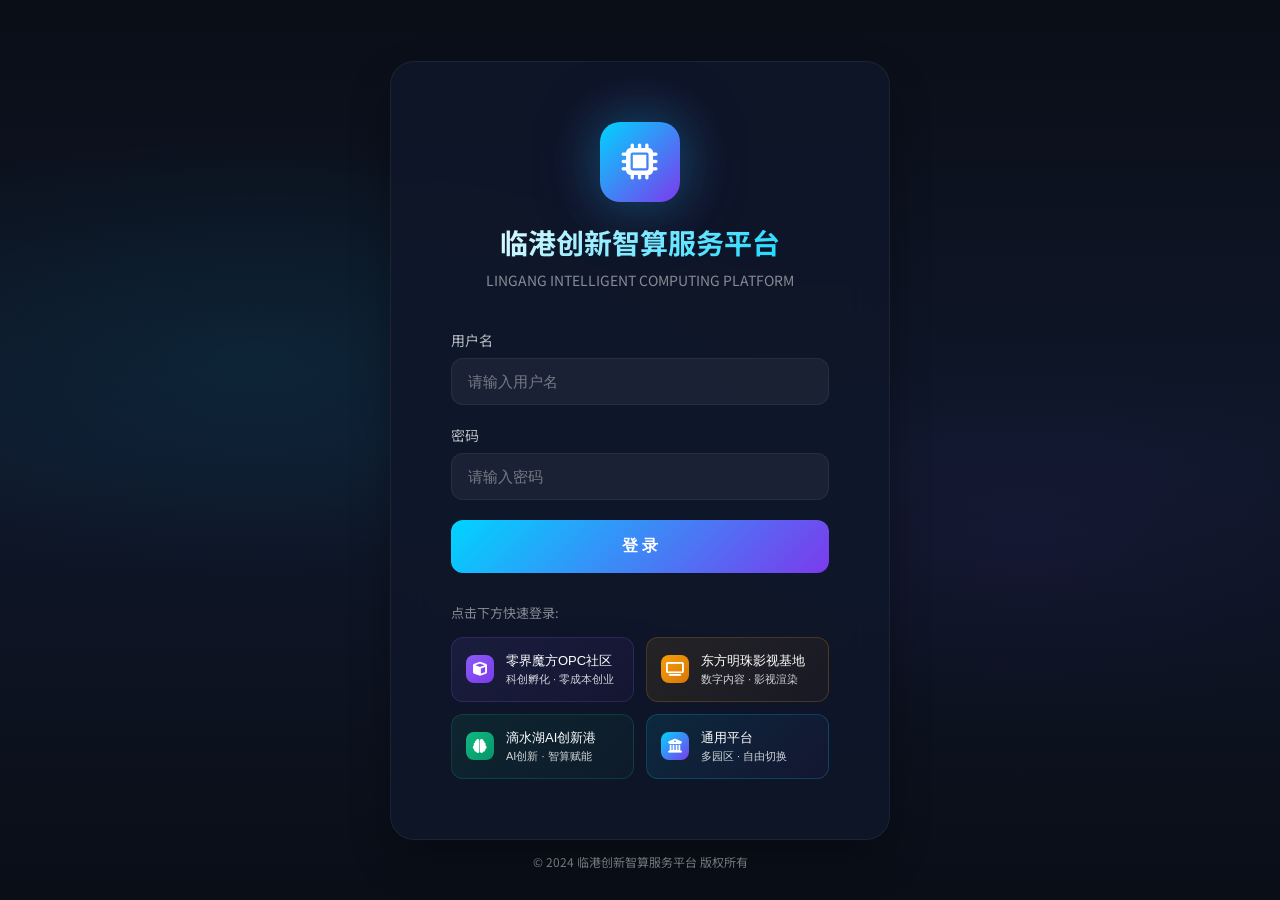
<file: demo/innovation.html>
<!DOCTYPE html>
<html lang="zh-CN">
<head>
    <meta charset="UTF-8">
    <meta name="viewport" content="width=device-width, initial-scale=1.0">
    <title>创新生态 - 临港创新智算服务平台</title>
    <link rel="stylesheet" href="styles.css">
    <link rel="stylesheet" href="https://cdnjs.cloudflare.com/ajax/libs/font-awesome/6.4.0/css/all.min.css">
    <script src="config.js"></script>
    <script src="auth.js"></script>
    <script>
        document.addEventListener('DOMContentLoaded', () => {
            if (!checkPageAuth()) {
                return;
            }
        });
    </script>
    <script src="script.js"></script>
    <style>
        :root {
            --primary-color: #3b82f6;
            --primary-dark: #2563eb;
            --primary-gradient: linear-gradient(135deg, #3b82f6, #2563eb);
        }
    </style>
</head>
<body onload="initParkPage()">
    <!-- 顶部导航栏 -->
    <header class="header">
        <div class="header-container">
            <div class="logo">
                <i class="fas fa-microchip"></i>
                <span id="siteTitle">临港创新智算服务平台</span>
            </div>
            <nav class="nav" id="mainNav">
                <a href="index.html" class="nav-item">首页</a>
                <a href="models.html" class="nav-item" data-feature="models">模型广场</a>
                <a href="resources.html" class="nav-item" data-feature="resources">算力资源</a>
                <a href="agent.html" class="nav-item" data-feature="agent">OpenClaw</a>
                <a href="cross-border.html" class="nav-item" data-feature="cross-border">跨境专线</a>
                <a href="innovation.html" class="nav-item active" data-feature="innovation">创新生态</a>
                <a href="dashboard.html" class="nav-item">控制台</a>
            </nav>
            <div class="auth-buttons">
                <button class="btn-secondary" onclick="showLoginModal()">登录</button>
                <button class="btn-primary" onclick="showLoginModal()">注册</button>
            </div>
            <div class="user-info" id="userInfo" style="display: none;">
                <div class="user-avatar">
                    <i class="fas fa-user"></i>
                </div>
                <div class="user-name" id="userName">企业用户</div>
                <div class="user-dropdown">
                    <a href="dashboard.html"><i class="fas fa-user-circle"></i> 个人中心</a>
                    <a href="dashboard.html"><i class="fas fa-file-invoice-dollar"></i> 账单中心</a>
                    <a href="dashboard.html"><i class="fas fa-cog"></i> 平台管理</a>
                    <a href="#" onclick="logout()"><i class="fas fa-sign-out-alt"></i> 退出登录</a>
                </div>
            </div>
        </div>
    </header>

    <main class="main-content">
        <div class="container">
            <h1 class="page-title">创新生态</h1>
            <p class="page-subtitle">上传自研应用，获取积分回馈，构建开放共赢的应用生态</p>

            <div class="innovation-features">
                <div class="innovation-feature">
                    <div class="innovation-number">1</div>
                    <h3>上传应用</h3>
                    <p>开发者可上传自研应用到平台，经过审核后发布供其他用户使用</p>
                </div>
                <div class="innovation-feature">
                    <div class="innovation-number">2</div>
                    <h3>积分回馈</h3>
                    <p>应用被其他用户调用时，根据调用次数和使用时长自动返还积分</p>
                </div>
                <div class="innovation-feature">
                    <div class="innovation-number">3</div>
                    <h3>积分兑换</h3>
                    <p>积分可兑换GPU卡时或tokens，满足不同场景的算力需求</p>
                </div>
            </div>

            <div class="app-market">
                <div class="app-market-header">
                    <h3>热门应用</h3>
                    <div class="app-filter">
                        <button class="filter-btn active">全部</button>
                        <button class="filter-btn">工具</button>
                        <button class="filter-btn">AI应用</button>
                        <button class="filter-btn">数据分析</button>
                    </div>
                </div>
                <div class="app-list">
                    <div class="app-card">
                        <div class="app-icon">
                            <i class="fas fa-briefcase"></i>
                        </div>
                        <div class="app-info">
                            <h4>AI求职助手</h4>
                            <p class="app-author">开发者：张工</p>
                            <div class="app-stats">
                                <span><i class="fas fa-download"></i> 1,234</span>
                                <span><i class="fas fa-star"></i> 4.8</span>
                            </div>
                        </div>
                        <button class="btn btn-small btn-secondary" onclick="useApp('AI求职助手')">使用</button>
                    </div>

                    <div class="app-card">
                        <div class="app-icon">
                            <i class="fas fa-file-alt"></i>
                        </div>
                        <div class="app-info">
                            <h4>智能合同审查</h4>
                            <p class="app-author">开发者：李律</p>
                            <div class="app-stats">
                                <span><i class="fas fa-download"></i> 890</span>
                                <span><i class="fas fa-star"></i> 4.6</span>
                            </div>
                        </div>
                        <button class="btn btn-small btn-secondary" onclick="useApp('智能合同审查')">使用</button>
                    </div>

                    <div class="app-card">
                        <div class="app-icon">
                            <i class="fas fa-chart-line"></i>
                        </div>
                        <div class="app-info">
                            <h4>数据可视化助手</h4>
                            <p class="app-author">开发者：王数据</p>
                            <div class="app-stats">
                                <span><i class="fas fa-download"></i> 656</span>
                                <span><i class="fas fa-star"></i> 4.5</span>
                            </div>
                        </div>
                        <button class="btn btn-small btn-secondary" onclick="useApp('数据可视化助手')">使用</button>
                    </div>

                    <div class="app-card">
                        <div class="app-icon">
                            <i class="fas fa-language"></i>
                        </div>
                        <div class="app-info">
                            <h4>多语言翻译</h4>
                            <p class="app-author">开发者：ChenLab</p>
                            <div class="app-stats">
                                <span><i class="fas fa-download"></i> 2,156</span>
                                <span><i class="fas fa-star"></i> 4.9</span>
                            </div>
                        </div>
                        <button class="btn btn-small btn-secondary" onclick="useApp('多语言翻译')">使用</button>
                    </div>

                    <div class="app-card">
                        <div class="app-icon">
                            <i class="fas fa-robot"></i>
                        </div>
                        <div class="app-info">
                            <h4>代码审查助手</h4>
                            <p class="app-author">开发者：DevTeam</p>
                            <div class="app-stats">
                                <span><i class="fas fa-download"></i> 543</span>
                                <span><i class="fas fa-star"></i> 4.7</span>
                            </div>
                        </div>
                        <button class="btn btn-small btn-secondary" onclick="useApp('代码审查助手')">使用</button>
                    </div>

                    <div class="app-card">
                        <div class="app-icon">
                            <i class="fas fa-comments"></i>
                        </div>
                        <div class="app-info">
                            <h4>客服机器人</h4>
                            <p class="app-author">开发者：AIHub</p>
                            <div class="app-stats">
                                <span><i class="fas fa-download"></i> 1,098</span>
                                <span><i class="fas fa-star"></i> 4.6</span>
                            </div>
                        </div>
                        <button class="btn btn-small btn-secondary" onclick="useApp('客服机器人')">使用</button>
                    </div>

                    <div class="app-card">
                        <div class="app-icon">
                            <i class="fas fa-image"></i>
                        </div>
                        <div class="app-info">
                            <h4>图片增强处理</h4>
                            <p class="app-author">开发者：ImagePro</p>
                            <div class="app-stats">
                                <span><i class="fas fa-download"></i> 789</span>
                                <span><i class="fas fa-star"></i> 4.4</span>
                            </div>
                        </div>
                        <button class="btn btn-small btn-secondary" onclick="useApp('图片增强处理')">使用</button>
                    </div>

                    <div class="app-card">
                        <div class="app-icon">
                            <i class="fas fa-video"></i>
                        </div>
                        <div class="app-info">
                            <h4>视频智能剪辑</h4>
                            <p class="app-author">开发者：VideoAI</p>
                            <div class="app-stats">
                                <span><i class="fas fa-download"></i> 456</span>
                                <span><i class="fas fa-star"></i> 4.5</span>
                            </div>
                        </div>
                        <button class="btn btn-small btn-secondary" onclick="useApp('视频智能剪辑')">使用</button>
                    </div>
                </div>
                <div class="app-upload-section">
                    <button class="btn btn-primary" onclick="showUploadModal()">
                        <i class="fas fa-plus"></i> 上传我的应用
                    </button>
                </div>
            </div>
        </div>
    </main>

    <!-- 页脚 -->
    <footer class="footer">
        <div class="container">
            <div class="footer-bottom">
                <p>&copy; 2024 临港创新智算服务平台 版权所有</p>
            </div>
        </div>
    </footer>

    <!-- 上传应用模态框 -->
    <div class="modal" id="uploadModal">
        <div class="modal-content modal-large">
            <div class="modal-header">
                <h3>上传应用</h3>
                <button class="modal-close" onclick="closeModal('uploadModal')">&times;</button>
            </div>
            <div class="modal-body">
                <form id="uploadForm">
                    <div class="form-group">
                        <label>应用名称</label>
                        <input type="text" placeholder="请输入应用名称">
                    </div>
                    <div class="form-group">
                        <label>应用描述</label>
                        <textarea rows="4" placeholder="请简要描述应用功能和特点"></textarea>
                    </div>
                    <div class="form-group">
                        <label>应用类别</label>
                        <select>
                            <option value="">请选择应用类别</option>
                            <option value="nlp">自然语言处理</option>
                            <option value="cv">计算机视觉</option>
                            <option value="data">数据分析</option>
                            <option value="tool">工具</option>
                            <option value="other">其他</option>
                        </select>
                    </div>
                    <div class="form-group">
                        <label>应用图标</label>
                        <input type="file" accept="image/*">
                    </div>
                    <div class="form-group">
                        <label>积分回馈比例</label>
                        <div class="range-slider">
                            <input type="range" min="0" max="100" value="30" id="rewardRange">
                            <span id="rewardValue">30%</span>
                        </div>
                    </div>
                    <button type="submit" class="btn btn-primary btn-block">提交审核</button>
                </form>
            </div>
        </div>
    </div>

    <!-- 登录模态框 -->
    <div class="modal" id="loginModal">
        <div class="modal-content">
            <div class="modal-header">
                <h3>登录</h3>
                <button class="modal-close" onclick="closeModal('loginModal')">&times;</button>
            </div>
            <div class="modal-body">
                <form id="loginForm">
                    <div class="form-group">
                        <label>用户名/手机号</label>
                        <input type="text" id="loginUsername" placeholder="请输入用户名或手机号">
                    </div>
                    <div class="form-group">
                        <label>密码</label>
                        <input type="password" id="loginPassword" placeholder="请输入密码">
                    </div>
                    <button type="submit" class="btn btn-primary btn-block">登录</button>
                </form>
            </div>
        </div>
    </div>

    <!-- 悬浮聊天按钮 -->
    <button class="chat-float-btn" id="chatFloatBtn" onclick="toggleChat()">
        <i class="fas fa-comment-dots"></i>
    </button>

    <script src="script.js"></script>

    <script src="script.js"></script>
    <script>
        function initParkPage() {
            const park = initPark();
            if (!park) return;
            document.title = park.name + ' - 创新世界';
            document.getElementById('siteTitle').textContent = park.name;
            document.querySelectorAll('[data-feature]').forEach(item => {
                const feature = item.getAttribute('data-feature');
                if (park.features[feature] === false) item.style.display = 'none';
            });
        }
    </script>
</body>
</html>
</file>
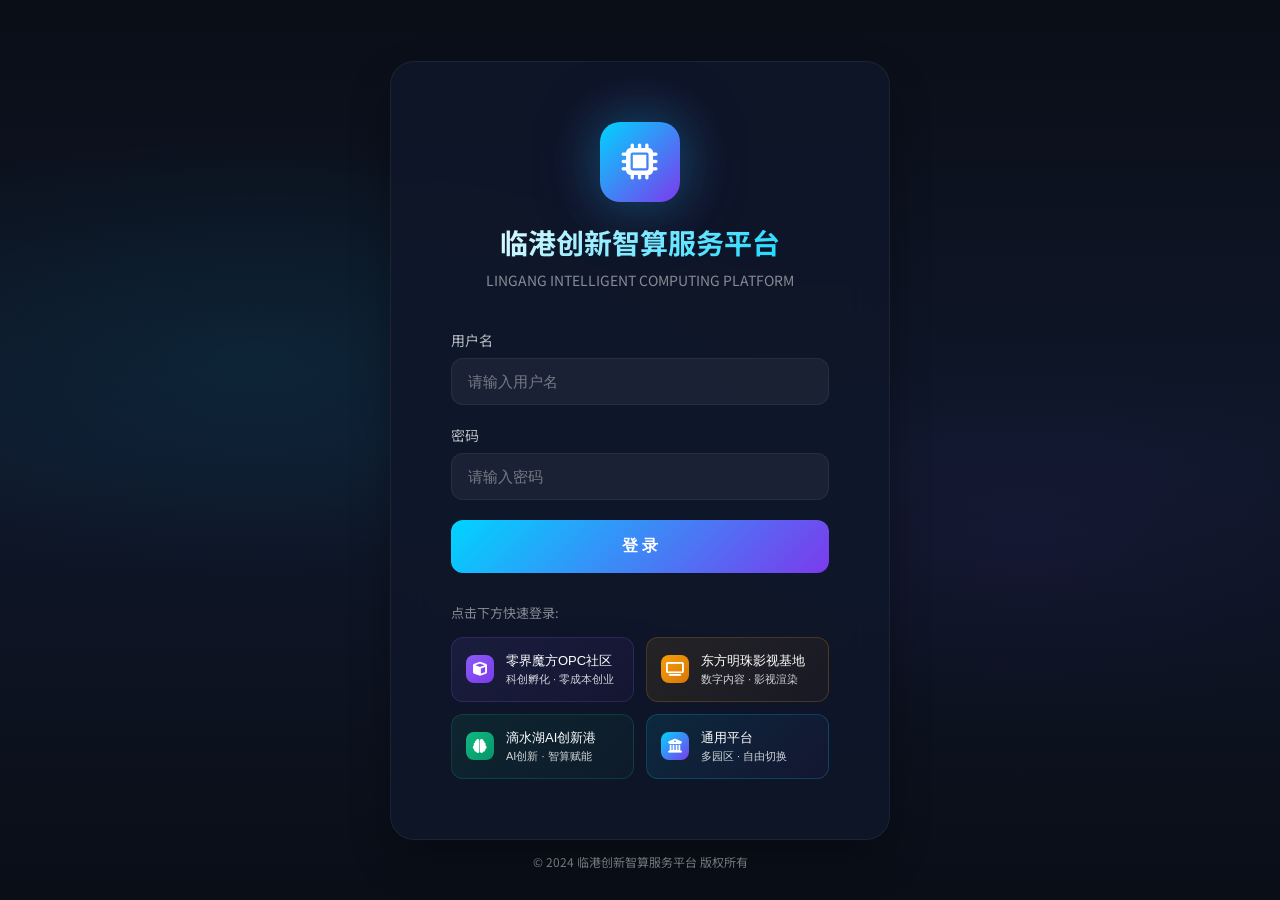
<file: demo/login.html>
<!DOCTYPE html>
<html lang="zh-CN">
<head>
    <meta charset="UTF-8">
    <meta name="viewport" content="width=device-width, initial-scale=1.0">
    <title>登录 - 临港创新智算服务平台</title>
    <link rel="stylesheet" href="https://cdnjs.cloudflare.com/ajax/libs/font-awesome/6.4.0/css/all.min.css">
    <link href="https://fonts.googleapis.com/css2?family=Noto+Sans+SC:wght@300;400;500;700;900&display=swap" rel="stylesheet">
    <style>
        /* 基础样式 */
        * { margin: 0; padding: 0; box-sizing: border-box; }

        /* 暗色主题变量 - 默认（与主页面一致） */
        :root {
            --primary-blue: #00d4ff;
            --primary-purple: #7c3aed;
            
            --bg-dark: #0a0e17;
            --bg-card: rgba(15, 23, 42, 0.9);
            --text-primary: #ffffff;
            --text-secondary: rgba(255, 255, 255, 0.7);
            --text-tertiary: rgba(255, 255, 255, 0.5);
            --border-color: rgba(255, 255, 255, 0.06);
            --input-bg: rgba(255, 255, 255, 0.05);
            --input-placeholder: rgba(255, 255, 255, 0.4);
            
            /* 渐变背景 */
            --gradient-bg-solid: linear-gradient(180deg, #0a0e17 0%, #0f172a 50%, #0a0e17 100%);
        }

        /* 亮色主题变量（与主页面一致） */
        html[data-theme="light"] {
            --primary-blue: #00d4ff;
            --primary-purple: #7c3aed;
            
            --bg-dark: #f8fafc;
            --bg-card: rgba(255, 255, 255, 0.95);
            --text-primary: #1e293b;
            --text-secondary: rgba(30, 41, 59, 0.7);
            --text-tertiary: rgba(30, 41, 59, 0.5);
            --border-color: rgba(0, 0, 0, 0.08);
            --input-bg: #ffffff;
            --input-placeholder: #94a3b8;
            
            /* 渐变背景（与主页面一致） */
            --gradient-bg-solid: linear-gradient(180deg, #f8fafc 0%, #ffffff 50%, #f1f5f9 100%);
        }

        body {
            font-family: 'Noto Sans SC', -apple-system, BlinkMacSystemFont, sans-serif;
            background: var(--bg-dark);
            min-height: 100vh;
            display: flex;
            align-items: center;
            justify-content: center;
            color: var(--text-primary);
            transition: background 0.3s, color 0.3s;
        }

        .bg-canvas {
            position: fixed;
            top: 0;
            left: 0;
            width: 100%;
            height: 100%;
            background: var(--gradient-bg-solid);
            z-index: -1;
            transition: background 0.3s;
        }

        /* 装饰性背景元素（与主页面风格一致） */
        .bg-decorations::before {
            content: '';
            position: fixed;
            top: 0;
            left: 0;
            width: 100%;
            height: 100%;
            background:
                radial-gradient(ellipse 80% 50% at 20% 40%, rgba(0, 212, 255, 0.08) 0%, transparent 50%),
                radial-gradient(ellipse 60% 40% at 80% 60%, rgba(124, 58, 237, 0.06) 0%, transparent 50%);
            z-index: -1;
            pointer-events: none;
        }

        .login-card {
            background: var(--bg-card);
            border: 1px solid var(--border-color);
            border-radius: 24px;
            padding: 60px;
            max-width: 500px;
            width: 90%;
            position: relative;
            z-index: 10;
            transition: background 0.3s, border-color 0.3s;
            box-shadow: 0 20px 40px rgba(0, 0, 0, 0.3);
            backdrop-filter: blur(20px);
        }

        .logo-area {
            text-align: center;
            margin-bottom: 40px;
        }

        .logo {
            width: 80px;
            height: 80px;
            margin: 0 auto 20px;
            background: linear-gradient(135deg, var(--primary-blue), var(--primary-purple));
            border-radius: 20px;
            display: flex;
            align-items: center;
            justify-content: center;
            font-size: 36px;
            color: #fff;
            box-shadow:
                0 0 50px rgba(0, 212, 255, 0.3),
                0 0 80px rgba(124, 58, 237, 0.2);
        }

        .title {
            font-size: 28px;
            font-weight: 700;
            margin: 0 0 8px 0;
            background: linear-gradient(135deg, var(--text-primary), var(--primary-blue));
            -webkit-background-clip: text;
            -webkit-text-fill-color: transparent;
            background-clip: text;
        }

        .subtitle {
            font-size: 14px;
            color: var(--text-tertiary);
            margin: 0;
        }

        #errorMessage {
            display: none;
            margin-bottom: 20px;
            padding: 12px 16px;
            background: rgba(239, 68, 68, 0.15);
            border: 1px solid rgba(239, 68, 68, 0.3);
            border-radius: 10px;
            color: #ef4444;
            font-size: 14px;
        }

        .form-group {
            margin-bottom: 20px;
        }

        .form-label {
            display: block;
            font-size: 14px;
            color: var(--text-secondary);
            margin-bottom: 8px;
            font-weight: 400;
        }

        .form-input {
            width: 100%;
            padding: 14px 16px;
            background: var(--input-bg);
            border: 1px solid var(--border-color);
            border-radius: 12px;
            color: var(--text-primary);
            font-size: 15px;
            box-sizing: border-box;
            transition: all 0.3s;
        }

        .form-input:focus {
            outline: none;
            border-color: var(--primary-blue);
            background: var(--input-bg);
            box-shadow: 0 0 0 3px rgba(0, 212, 255, 0.1);
        }

        .form-input::placeholder {
            color: var(--input-placeholder);
        }

        .login-btn {
            width: 100%;
            padding: 16px;
            background: linear-gradient(135deg, var(--primary-blue), var(--primary-purple));
            border: none;
            border-radius: 12px;
            color: #fff;
            font-size: 16px;
            font-weight: 600;
            cursor: pointer;
            transition: all 0.3s;
        }

        .login-btn:hover {
            transform: translateY(-2px);
            box-shadow: 0 10px 30px rgba(0, 212, 255, 0.4);
        }

        .demo-section {
            margin-top: 30px;
        }

        .demo-title {
            font-size: 13px;
            color: var(--text-tertiary);
            margin: 0 0 15px 0;
        }

        .demo-grid {
            display: grid;
            grid-template-columns: repeat(2, 1fr);
            gap: 12px;
        }

        .demo-btn {
            padding: 14px;
            border-radius: 12px;
            font-size: 13px;
            color: var(--text-primary);
            cursor: pointer;
            width: 100%;
            display: flex;
            align-items: center;
            gap: 12px;
            transition: all 0.3s;
        }

        .demo-btn:hover {
            transform: translateY(-2px);
        }

        .demo-icon {
            width: 28px;
            height: 28px;
            border-radius: 8px;
            display: flex;
            align-items: center;
            justify-content: center;
            font-size: 14px;
            flex-shrink: 0;
            color: #fff;
        }

        .demo-info {
            display: flex;
            flex-direction: column;
            align-items: flex-start;
        }

        .demo-name {
            font-weight: 500;
            margin-bottom: 2px;
            font-size: 13px;
        }

        .demo-subtitle {
            font-size: 11px;
            opacity: 0.8;
        }

        /* 园区主题色（与主页面一致） */
        .park-cube .demo-icon {
            background: linear-gradient(135deg, #8b5cf6, #7c3aed);
        }
        .park-cube {
            background: linear-gradient(135deg, rgba(139, 92, 246, 0.1), rgba(124, 58, 237, 0.05));
            border: 1px solid rgba(139, 92, 246, 0.2);
        }

        .park-media .demo-icon {
            background: linear-gradient(135deg, #f59e0b, #d97706);
        }
        .park-media {
            background: linear-gradient(135deg, rgba(245, 158, 11, 0.1), rgba(217, 119, 6, 0.05));
            border: 1px solid rgba(245, 158, 11, 0.2);
        }

        .park-ai .demo-icon {
            background: linear-gradient(135deg, #10b981, #059669);
        }
        .park-ai {
            background: linear-gradient(135deg, rgba(16, 185, 129, 0.1), rgba(5, 150, 105, 0.05));
            border: 1px solid rgba(16, 185, 129, 0.2);
        }

        .park-unified .demo-icon {
            background: linear-gradient(135deg, #00d4ff, #7c3aed);
        }
        .park-unified {
            background: linear-gradient(135deg, rgba(0, 212, 255, 0.1), rgba(124, 58, 237, 0.05));
            border: 1px solid rgba(0, 212, 255, 0.2);
        }

        .copyright {
            position: absolute;
            bottom: 30px;
            text-align: center;
            color: var(--text-tertiary);
            font-size: 12px;
            width: 100%;
            left: 0;
        }
    </style>
</head>
<body>
    <!-- 背景层 -->
    <div id="bgCanvas" class="bg-canvas"></div>
    <div class="bg-decorations"></div>

    <!-- 登录卡片 -->
    <div class="login-card">
        <!-- Logo -->
        <div class="logo-area">
            <div class="logo">
                <i class="fas fa-microchip"></i>
            </div>
            <h1 class="title">临港创新智算服务平台</h1>
            <p class="subtitle">LINGANG INTELLIGENT COMPUTING PLATFORM</p>
        </div>

        <!-- 错误提示 -->
        <div id="errorMessage"></div>

        <!-- 登录表单 -->
        <form id="loginForm">
            <div class="form-group">
                <label class="form-label">用户名</label>
                <input type="text" id="loginUsername" class="form-input" placeholder="请输入用户名">
            </div>
            <div class="form-group">
                <label class="form-label">密码</label>
                <input type="password" id="loginPassword" class="form-input" placeholder="请输入密码">
            </div>
            <button type="submit" class="login-btn">
                登 录
            </button>
        </form>

        <!-- 预设账户 -->
        <div class="demo-section">
            <p class="demo-title">点击下方快速登录:</p>
            <div class="demo-grid">
                
                <button class="demo-btn park-cube" data-user="lingangmofang_demo" data-pass="demo123" data-park="lingangmofang">
                    <div class="demo-icon">
                        <i class="fas fa-cube"></i>
                    </div>
                    <div class="demo-info">
                        <div class="demo-name">零界魔方OPC社区</div>
                        <div class="demo-subtitle">科创孵化 · 零成本创业</div>
                    </div>
                </button>
                
                <button class="demo-btn park-media" data-user="yingshi_demo" data-pass="demo123" data-park="yingshi">
                    <div class="demo-icon">
                        <i class="fas fa-tv"></i>
                    </div>
                    <div class="demo-info">
                        <div class="demo-name">东方明珠影视基地</div>
                        <div class="demo-subtitle">数字内容 · 影视渲染</div>
                    </div>
                </button>
                
                <button class="demo-btn park-ai" data-user="aiinnovation_demo" data-pass="demo123" data-park="aiinnovation">
                    <div class="demo-icon">
                        <i class="fas fa-brain"></i>
                    </div>
                    <div class="demo-info">
                        <div class="demo-name">滴水湖AI创新港</div>
                        <div class="demo-subtitle">AI创新 · 智算赋能</div>
                    </div>
                </button>
                
                <button class="demo-btn park-unified" data-user="lingang_demo" data-pass="demo123" data-park="unified">
                    <div class="demo-icon">
                        <i class="fas fa-building-columns"></i>
                    </div>
                    <div class="demo-info">
                        <div class="demo-name">通用平台</div>
                        <div class="demo-subtitle">多园区 · 自由切换</div>
                    </div>
                </button>
            </div>
        </div>
    </div>

    <!-- 版权信息 -->
    <div class="copyright">
        &copy; 2024 临港创新智算服务平台 版权所有
    </div>

    <!-- 加载脚本 -->
    <script src="config.js"></script>
    <script src="auth.js"></script>
    <script>
        // 主题同步函数
        function applyTheme(theme) {
            if (theme === 'light') {
                // 亮色主题
                document.documentElement.setAttribute('data-theme', 'light');
            } else {
                // 暗色主题（默认）
                document.documentElement.removeAttribute('data-theme');
            }
        }

        // 页面加载时应用主题
        document.addEventListener('DOMContentLoaded', function() {
            const savedTheme = localStorage.getItem('theme') || 'dark';
            applyTheme(savedTheme);
        });

        // 监听localStorage变化
        window.addEventListener('storage', function(e) {
            if (e.key === 'theme') {
                applyTheme(e.newValue);
            }
        });

        // 显示错误
        function showError(msg) {
            const el = document.getElementById('errorMessage');
            el.textContent = msg;
            el.style.display = 'block';
        }

        function hideError() {
            document.getElementById('errorMessage').style.display = 'none';
        }

        // 处理演示账户点击
        document.querySelectorAll('.demo-btn').forEach(btn => {
            btn.addEventListener('click', function() {
                const username = this.getAttribute('data-user');
                const password = this.getAttribute('data-pass');
                const parkId = this.getAttribute('data-park');
                
                if (username && password) {
                    document.getElementById('loginUsername').value = username;
                    document.getElementById('loginPassword').value = password;
                    hideError();
                    
                    // 自动登录
                    setTimeout(() => {
                        if (typeof setCurrentUser === 'function' && typeof USER_ACCOUNTS === 'object') {
                            const user = USER_ACCOUNTS[username];
                            if (user) {
                                setCurrentUser(user);
                                window.location.href = 'home.html?park=' + parkId;
                            } else {
                                showError('登录失败：用户不存在');
                            }
                        }
                    }, 300);
                }
            });
        });

        // 登录表单提交
        document.getElementById('loginForm').addEventListener('submit', function(e) {
            e.preventDefault();
            const username = document.getElementById('loginUsername').value.trim();
            const password = document.getElementById('loginPassword').value;

            if (!username || !password) {
                showError('请输入用户名和密码');
                return;
            }

            if (typeof USER_ACCOUNTS !== 'object') {
                showError('系统加载中，请稍后重试');
                return;
            }

            const user = USER_ACCOUNTS[username];

            if (!user || user.password !== password) {
                showError('用户名或密码错误');
                return;
            }

            // 登录成功
            if (typeof setCurrentUser === 'function') {
                setCurrentUser(user);
                window.location.href = 'home.html?park=' + user.parkId;
            } else {
                showError('系统错误');
            }
        });

        // 演示账户按钮悬停效果
        document.querySelectorAll('.demo-btn').forEach(btn => {
            btn.onmouseover = function() { 
                btn.style.transform = 'translateY(-2px)';
            };
            btn.onmouseout = function() { 
                btn.style.transform = 'translateY(0)';
            };
        });

        // 登录按钮悬停效果
        document.querySelector('#loginForm button').onmouseover = function() { this.style.transform = 'translateY(-2px)'; };
        document.querySelector('#loginForm button').onmouseout = function() { this.style.transform = 'translateY(0)'; };
    </script>
</body>
</html>
</file>
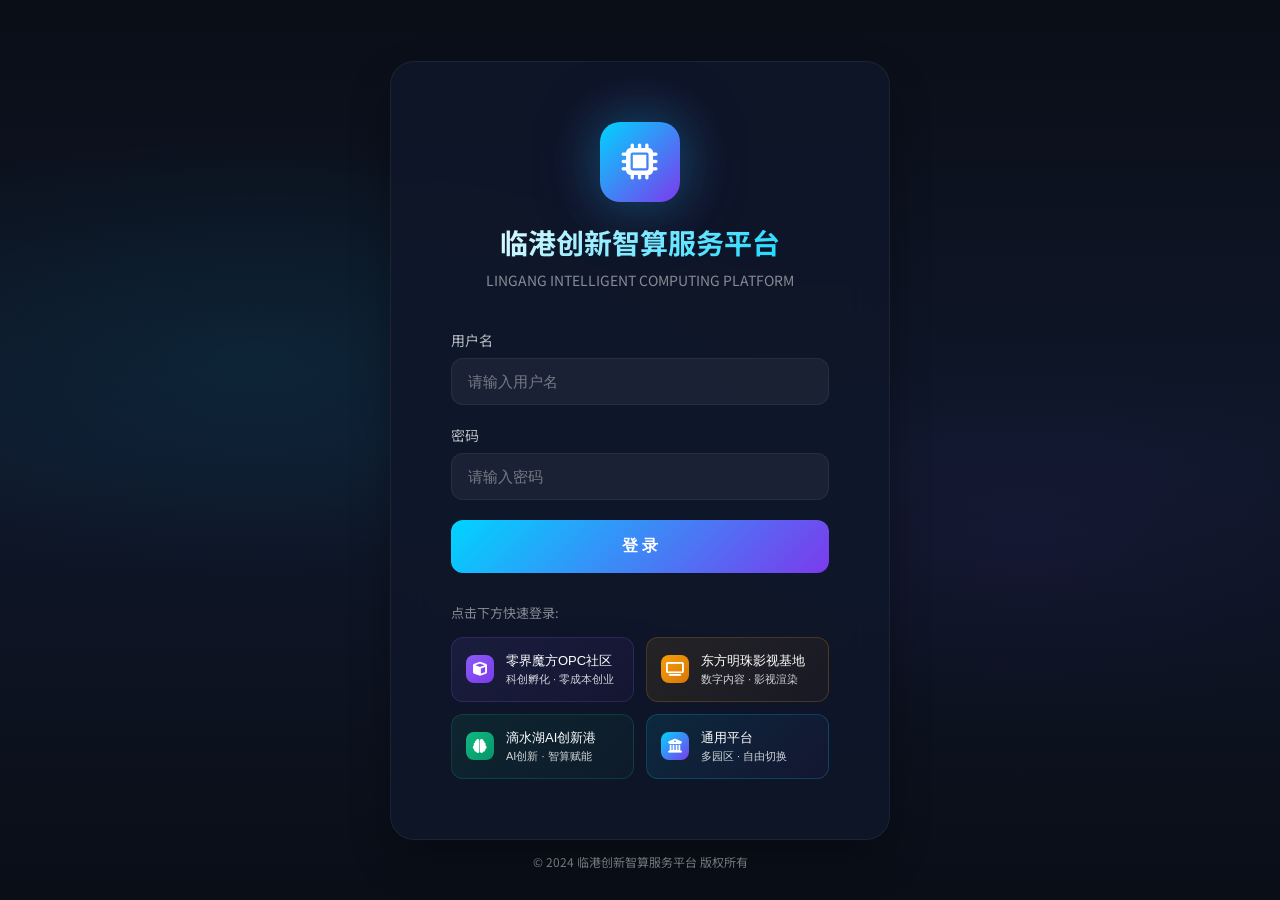
<file: demo/models.html>
<!DOCTYPE html>
<html lang="zh-CN">
<head>
    <meta charset="UTF-8">
    <meta name="viewport" content="width=device-width, initial-scale=1.0">
    <title>模型广场 - 临港创新智算服务平台</title>
    <link rel="stylesheet" href="styles.css">
    <link rel="stylesheet" href="https://cdnjs.cloudflare.com/ajax/libs/font-awesome/6.4.0/css/all.min.css">
    <script src="config.js"></script>
    <script src="auth.js"></script>
    <script>
        document.addEventListener('DOMContentLoaded', () => {
            if (!checkPageAuth()) {
                return;
            }
        });
    </script>
    <script src="script.js"></script>
    <style>
        :root {
            --primary-color: #3b82f6;
            --primary-dark: #2563eb;
            --primary-gradient: linear-gradient(135deg, #3b82f6, #2563eb);
        }

        /* 品牌LOGO展示区样式 */
        .brand-showcase {
            background: linear-gradient(135deg, #f8fafc, #f1f5f9);
            border-radius: 16px;
            padding: 32px;
            margin-bottom: 32px;
            border: 1px solid #e2e8f0;
        }

        .brand-showcase-title {
            font-size: 18px;
            font-weight: 600;
            color: #1e293b;
            margin-bottom: 24px;
            text-align: center;
        }

        .brand-logos {
            display: flex;
            justify-content: center;
            gap: 40px;
            flex-wrap: wrap;
        }

        .brand-logo {
            display: flex;
            flex-direction: column;
            align-items: center;
            gap: 12px;
            padding: 20px 32px;
            background: white;
            border-radius: 12px;
            box-shadow: 0 2px 8px rgba(0, 0, 0, 0.05);
            border: 1px solid #e5e7eb;
            transition: all 0.3s ease;
            cursor: pointer;
        }

        .brand-logo:hover {
            transform: translateY(-4px);
            box-shadow: 0 8px 20px rgba(0, 0, 0, 0.1);
            border-color: #3b82f6;
        }

        .brand-logo-icon {
            width: 64px;
            height: 64px;
            display: flex;
            align-items: center;
            justify-content: center;
            border-radius: 12px;
            font-size: 32px;
            font-weight: 700;
            color: white;
        }

        .brand-logo-name {
            font-size: 14px;
            font-weight: 500;
            color: #475569;
        }

        .brand-logo-desc {
            font-size: 11px;
            color: #94a3b8;
        }

        /* 品牌标识色 */
        .brand-glm .brand-logo-icon { background: linear-gradient(135deg, #8b5cf6, #6d28d9); }
        .brand-doubao .brand-logo-icon { background: linear-gradient(135deg, #3b82f6, #2563eb); }
        .brand-kimi .brand-logo-icon { background: linear-gradient(135deg, #ef4444, #dc2626); }
        .brand-deepseek .brand-logo-icon { background: linear-gradient(135deg, #f59e0b, #d97706); }
        .brand-tongyi .brand-logo-icon { background: linear-gradient(135deg, #10b981, #059669); }

        @media (max-width: 640px) {
            .brand-logos { gap: 16px; }
            .brand-logo { padding: 16px 24px; min-width: 80px; }
            .brand-logo-icon { width: 48px; height: 48px; font-size: 24px; }
            .brand-logo-name { font-size: 12px; }
        }
    </style>
</head>
<body onload="initParkPage()">
    <!-- 顶部导航栏 -->
    <header class="header">
        <div class="header-container">
            <div class="logo">
                <i class="fas fa-microchip"></i>
                <span id="siteTitle">临港创新智算服务平台</span>
            </div>
            <nav class="nav" id="mainNav">
                <a href="index.html" class="nav-item">首页</a>
                <a href="models.html" class="nav-item active" data-feature="models">模型广场</a>
                <a href="resources.html" class="nav-item" data-feature="resources">算力资源</a>
                <a href="agent.html" class="nav-item" data-feature="agent">OpenClaw</a>
                <a href="cross-border.html" class="nav-item" data-feature="cross-border">跨境专线</a>
                <a href="innovation.html" class="nav-item" data-feature="innovation">创新生态</a>
                <a href="activities.html" class="nav-item" data-feature="activities">线下活动</a>
                <a href="dashboard.html" class="nav-item">控制台</a>
            </nav>
            <div class="auth-buttons">
                <button class="btn-secondary" onclick="showLoginModal()">登录</button>
                <button class="btn-primary" onclick="showLoginModal()">注册</button>
            </div>
            <div class="user-info" id="userInfo" style="display: none;">
                <div class="user-avatar">
                    <i class="fas fa-user"></i>
                </div>
                <div class="user-name" id="userName">企业用户</div>
                <div class="user-dropdown">
                    <a href="dashboard.html"><i class="fas fa-user-circle"></i> 个人中心</a>
                    <a href="dashboard.html"><i class="fas fa-file-invoice-dollar"></i> 账单中心</a>
                    <a href="dashboard.html"><i class="fas fa-cog"></i> 平台管理</a>
                    <a href="#" onclick="logout()"><i class="fas fa-sign-out-alt"></i> 退出登录</a>
                </div>
            </div>
        </div>
    </header>

    <main class="main-content">
        <div class="container">
            <h1 class="page-title">模型广场</h1>
            <p class="page-subtitle" id="modelSubtitle">一站式开源模型服务，按tokens计费，低门槛接入AI能力</p>

            <!-- 模型分类筛选 -->
            <div class="model-tabs" id="modelTabs">
                <button class="tab-btn active" data-tab="all">全部</button>
                <button class="tab-btn" data-tab="nlp">自然语言处理</button>
                <button class="tab-btn" data-tab="cv">计算机视觉</button>
                <button class="tab-btn" data-tab="audio">语音处理</button>
                <button class="tab-btn" data-tab="video">视频生成</button>
                <button class="tab-btn" data-tab="multi">多模态</</button>
            </div>

            <!-- "全部"分类下的品牌展示 -->
            <div id="brandShowcase" class="brand-showcase" style="display: none;">
                <h2 class="brand-showcase-title">所有品牌</h2>
                <div class="brand-logos">
                    <div class="brand-logo brand-glm">
                        <div class="brand-logo-icon">GLM</div>
                        <div class="brand-logo-name">智谱 AI</div>
                        <div class="brand-logo-desc">ChatGLM系列</div>
                    </div>
                    <div class="brand-logo brand-doubao">
                        <div class="brand-logo-icon">豆包</div>
                        <div class="brand-logo-name">字节跳动</div>
                        <div class="brand-logo-desc">Doubao Pro</div>
                    </div>
                    <div class="brand-logo brand-kimi">
                        <div class="brand-logo-icon">Kimi</div>
                        <div class="brand-logo-name">月之暗面</div>
                        <div class="brand-logo-desc">Kimi Chat</div>
                    </div>
                    <div class="brand-logo brand-deepseek">
                        <div class="brand-logo-icon">DeepSeek</div>
                        <div class="brand-logo-name">深度求索</div>
                        <div class="brand-logo-desc">DeepSeek V2</div>
                    </div>
                    <div class="brand-logo brand-tongyi">
                        <div class="brand-logo-icon">通义</div>
                        <div class="brand-logo-name">阿里巴巴</div>
                        <div class class="brand-logo-desc">通义千问</div>
                    </div>
                </div>
            </div>

            <!-- 模型列表 - 动态渲染 -->
            <div class="model-list" id="modelList">
                <!-- 由 JavaScript 动态填充 -->
            </div>
        </div>
    </main>

    <!-- 页脚 -->
    <footer class="footer">
        <div class="container">
            <div class="footer-top">
                <div class="footer-section">
                    <h4>平台服务</h4>
                    <ul>
                        <li><a href="models.html">模型广场</a></li>
                        <li><a href="resources.html">算力资源</a></li>
                        <li><a href="agent.html">OpenClaw</a></li>
                        <li><a href="cross-border.html">跨境专线</a></li>
                        <li><a href="innovation.html">创新生态</a></li>
                    </ul>
                </div>
                <div class="footer-section">
                    <h4>开发者中心</h4>
                    <ul>
                        <li><a href="#">API文档</a></li>
                        <li><a href="#">SDK下载</a></li>
                        <li><a href="#">技术论坛</a></li>
                        <li><a href="#">开源项目</a></li>
                    </ul>
                </div>
                <div class="footer-section">
                    <h4>支持与帮助</h4>
                    <ul>
                        <li><a href="#">使用指南</a></li>
                        <li><a href="#">常见问题</a></li>
                        <li><a href="#">联系我们</a></li>
                        <li><a href="#">意见反馈</a></li>
                    </ul>
                </div>
                <div class="footer-section contact">
                    <h4>联系我们</h4>
                    <p><i class="fas fa-phone"></i> 400-XXX-XXXX</p>
                    <p><i class="fas fa-envelope"></i> service@lingang-ai.com</p>
                    <p><i class="fas fa-map-marker-alt"></i> 上海市临港新片区...</p>
                </div>
            </div>
            <div class="footer-bottom">
                <p>&copy; 2024 临港创新智算服务平台 版权所有</p>
            </div>
        </div>
    </footer>

    <!-- 登录模态框 -->
    <div class="modal" id="loginModal">
        <div class="modal-content">
            <div class="modal-header">
                <h3>登录</h3>
                <button class="modal-close" onclick="closeModal('loginModal')">&times;</button>
            </div>
            <div class="modal-body">
                <form id="loginForm">
                    <div class="form-group">
                        <label>用户名/手机号</label>
                        <input type="text" id="loginUsername" placeholder="请输入用户名或手机号">
                    </div>
                    <div class="form-group">
                        <label>密码</label>
                        <input type="password" id="loginPassword" placeholder="请输入密码">
                    </div>
                    <button type="submit" class="btn btn-primary btn-block">登录</button>
                </form>
            </div>
        </div>
    </div>

    <!-- 悬浮聊天按钮 -->
    <button class="chat-float-btn" id="chatFloatBtn" onclick="toggleChat()">
        <i class="fas fa-comment-dots"></i>
    </button>

    <script src="script.js"></script>
    <script>
        function initParkPage() {
            const park = initPark();
            if (!park) return;

            document.title = park.name + ' - 模型广场';
            document.getElementById('siteTitle').textContent = park.name;

            // 根据园区类型调整副标题
            const subtitles = {
                keji: '一站式开源模型服务，按tokens计费，低门槛接入AI能力',
                yingshi: '影视创作专属模型，AI赋能视频、图像、音乐生成'
            };
            document.getElementById('modelSubtitle').textContent = subtitles[park.id] || subtitles.keji;

            // 根据园区调整筛选标签
            const tabs = document.getElementById('modelTabs');
            if (park.id === 'yingshi') {
                tabs.innerHTML = `
                    <button class="tab-btn active" data-tab="all">全部</button>
                    <button class="tab-btn" data-tab="video">视频生成</button>
                    <button class="tab-btn" data-tab="cv">图像生成</button>
                    <button class="tab-btn" data-tab="audio">音频创作</button>
                    <button class="tab-btn" data-tab="multi">多模态</button>
                `;
            } else if (park.id === 'lingangmofang') {
                tabs.innerHTML = `
                    <button class="tab-btn active" data-tab="all">全部</button>
                    <button class="tab-btn" data-tab="nlp">语言模型</button>
                    <button class="tab-btn" data-tab="cv">视觉模型</button>
                    <button class="tab-btn" data-tab="audio">语音模型</button>
                    <button class="tab-btn" data-tab="multi">多模态</button>
                `;
            } else if (park.id === 'aiinnovation') {
                tabs.innerHTML = `
                    <button class="tab-btn active" data-tab="all">全部</button>
                    <button class="tab-btn" data-tab="nlp">大语言模型</button>
                    <button class="tab-btn" data-tab="multi">多模态</button>
                `;
            } else if (park.id === 'icinnovation') {
                tabs.innerHTML = `
                    <button class="tab-btn active" data-tab="all">全部</button>
                    <button class="tab-btn" data-tab="nlp">代码模型</button>
                    <button class="tab-btn" data-tab="cv">视觉模型</button>
                    <button class="tab-btn" data-tab="multi">多模态</button>
                `;
            } else if (park.id === 'dataharbor') {
                tabs.innerHTML = `
                    <button class="tab-btn active" data-tab="all">全部</button>
                    <button class="tab-btn" data-tab="nlp">语言模型</button>
                    <button class="tab-btn" data-tab="cv">视觉模型</button>
                    <button class="tab-btn" data-tab="audio">语音模型</button>
                    <button class="tab-btn" data-tab="multi">多模态</button>
                `;
            } else if (park.id === 'financialbay') {
                tabs.innerHTML = `
                    <button class="tab-btn active" data-tab="all">全部</button>
                    <button class="tab-btn" data-tab="nlp">语言模型</button>
                    <button class="tab-btn" data-tab="cv">视觉模型</button>
                    <button class="tab-btn" data-tab="multi">多模态</button>
                `;
            }

            // 动态渲染模型列表
            renderModels(park);

            // 绑定筛选事件
            document.querySelectorAll('.tab-btn').forEach(btn => {
                btn.addEventListener('click', function() {
                    document.querySelectorAll('.tab-btn').forEach(b => b.classList.remove('active'));
                    this.classList.add('active');
                    filterModels(this.dataset.tab);
                    
                    // "全部"分类时显示品牌展示区
                    const brandShowcase = document.getElementById('brandShowcase');
                    if (brandShowcase) {
                        brandShowcase.style.display = this.dataset.tab === 'all' ? 'block' : 'none';
                    }
                });
            });

            // 隐藏未启用功能
            document.querySelectorAll('[data-feature]').forEach(item => {
                const feature = item.getAttribute('data-feature');
                if (park.features[feature] === false) item.style.display = 'none';
            });
        }

        function renderModels(park) {
            const container = document.getElementById('modelList');
            if (!park.models || park.models.length === 0) {
                container.innerHTML = '<p style="text-align:center;color:#666;padding:40px;">暂无模型数据</p>';
                return;
            }

            const badgeMap = {
                hot: '<span class="model-tag hot">热门</span>',
                new: '<span class="model-tag new">新上</span>',
                recommend: '<span class="model-tag recommend">推荐</span>'
            };

            container.innerHTML = park.models.map(model => {
                const badge = model.badge ? badgeMap[model.badge] : '';
                const tagsAttr = model.tags.join(' ');
                return `
                    <div class="model-card" data-category="${tagsAttr}">
                        <div class="model-header">
                            <h4>${model.name}</h4>
                            ${badge}
                        </div>
                        <div class="model-desc">${model.desc}</div>
                        <div class="model-stats">
                            <span><i class="fas fa-bolt"></i> ${model.context}</span>
                            <span><i class="fas fa-coins"></i> ${model.price}</span>
                        </div>
                        <button class="btn btn-use-model" onclick="useModel('${model.name}')">立即使用</button>
                    </div>
                `;
            }).join('');
        }

        function filterModels(category) {
            const cards = document.querySelectorAll('.model-card');
            cards.forEach(card => {
                if (category === 'all' || card.dataset.category.includes(category)) {
                    card.style.display = '';
                } else {
                    card.style.display = 'none';
                }
            });
        }
    </script>
</body>
</html>
</file>
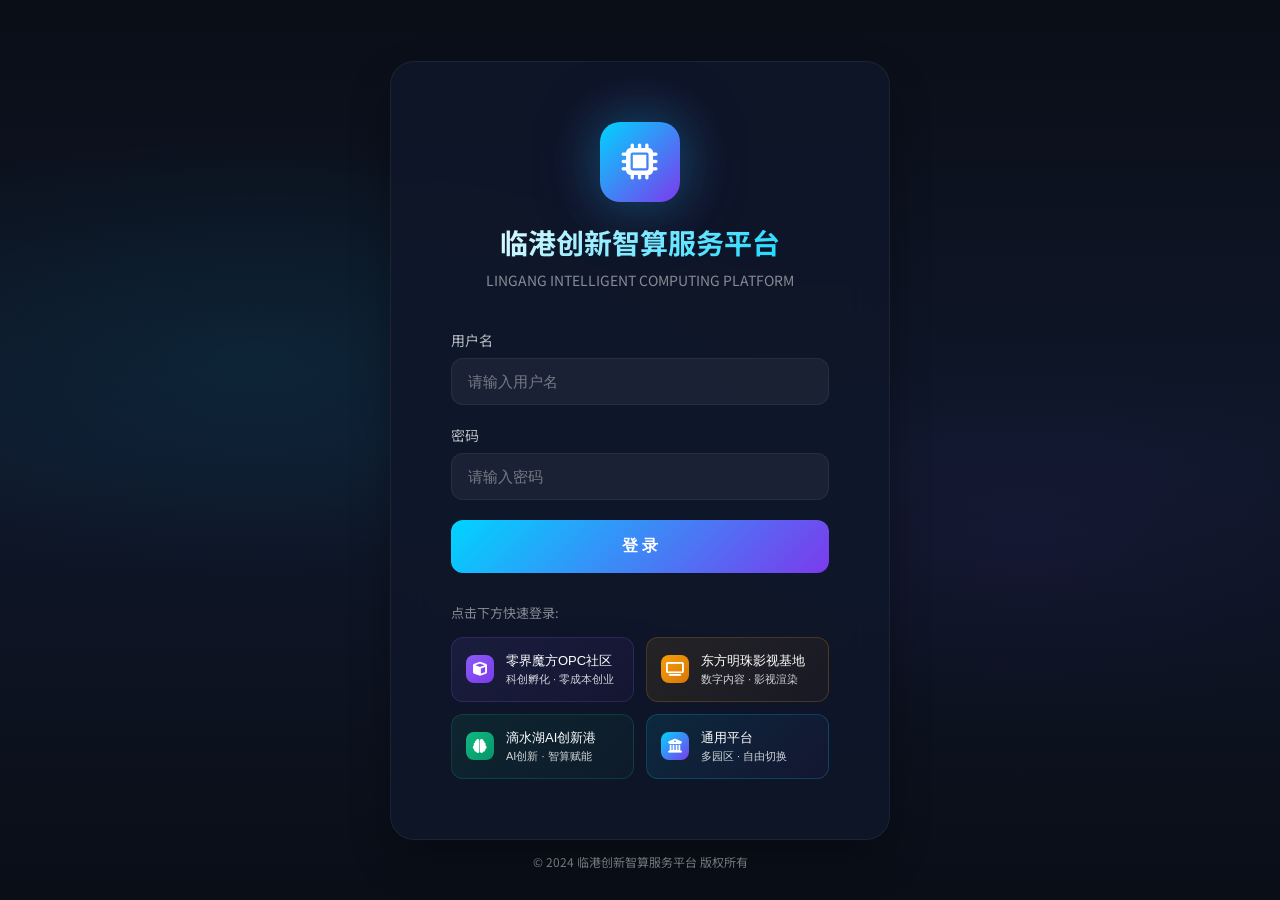
<file: demo/resources.html>
***<!DOCTYPE html>
<html lang="zh-CN">
<head>
    <meta charset="UTF-8">
    <meta name="viewport" content="width=device-width, initial-scale=1.0">
    <title>算力资源 - 临港创新智算服务平台</title>
    <link rel="stylesheet" href="styles.css">
    <link rel="stylesheet" href="https://cdnjs.cloudflare.com/ajax/libs/font-awesome/6.4.0/css/all.min.css">
    <script src="config.js"></script>
    <script src="auth.js"></script>
    <script>
        document.addEventListener('DOMContentLoaded', () => {
            if (!checkPageAuth()) {
                return;
            }
        });
    </script>
    <script src="script.js"></script>
    <style>
        :root {
            --primary-color: #3b82f6;
            --primary-dark: #2563eb;
            --primary-gradient: linear-gradient(135deg, #3b82f6, #2563eb);
        }

        /* 供应商卡片样式 */
        .resource-section-title {
            font-size: 20px;
            font-weight: 600;
            color: #1e293b;
            margin-bottom: 24px;
            padding-bottom: 12px;
            border-bottom: 2px solid #e2e8f0;
        }

        /* 供应商切换标签 */
        .supplier-tabs {
            display: flex;
            gap: 12px;
            margin-bottom: 32px;
            flex-wrap: wrap;
        }

        .supplier-tab {
            padding: 12px 28px;
            border: 2px solid #e5e7eb;
            background: white;
            border-radius: 12px;
            font-weight: 600;
            cursor: pointer;
            transition: all 0.3s;
            color: #64748b;
            font-size: 15px;
        }

        .supplier-tab:hover {
            border-color: #3b82f6;
            color: #3b82f6;
        }

        .supplier-tab.active {
            background: linear-gradient(135deg, #3b82f6, #2563eb);
            color: white;
            border-color: transparent;
        }

        /* 供应商卡片 */
        .supplier-card {
            background: white;
            border-radius: 16px;
            padding: 24px;
            box-shadow: 0 4px 16px rgba(0, 0, 0, 0.06);
            border: 1px solid #e5e7eb;
        }

        .supplier-card.hidden {
            display: none;
        }

        .supplier-info {
            display: flex;
            justify-content: space-between;
            align-items: start;
            margin-bottom: 24px;
            padding-bottom: 20px;
            border-bottom: 1px solid #f1f5f9;
        }

        .supplier-name {
            display: flex;
            align-items: center;
            gap: 12px;
        }

        .supplier-name h3 {
            margin: 0;
            font-size: 22px;
            font-weight: 700;
            color: #1e293b;
        }

        .supplier-icon {
            width: 48px;
            height: 48px;
            background: linear-gradient(135deg, #3b82f6, #2563eb);
            border-radius: 12px;
            display: flex;
            align-items: center;
            justify-content: center;
            font-size: 24px;
        }

        .supplier-actions {
            display: flex;
            gap: 12px;
        }

        .supplier-contact-btn {
            padding: 10px 24px;
            background: linear-gradient(135deg, #3b82f6, #2563eb);
            color: white;
            border: none;
            border-radius: 8px;
            font-weight: 600;
            cursor: pointer;
            transition: all 0.3s;
        }

        .supplier-contact-btn:hover {
            transform: translateY(-2px);
            box-shadow: 0 4px 12px rgba(59, 130, 246, 0.3);
        }

        /* 资源类别 */
        .supplier-resources {
            display: grid;
            grid-template-columns: repeat(3, 1fr);
            gap: 20px;
        }

        .resource-type {
            background: #f8fafc;
            border-radius: 12px;
            padding: 20px;
            border: 1px solid #f1f5f9;
        }

        .resource-type-header {
            display: flex;
            align-items: center;
            gap: 10px;
            margin-bottom: 16px;
            padding-bottom: 12px;
            border-bottom: 2px solid #e2e8f0;
        }

        .resource-type-icon {
            font-size: 22px;
        }

        .resource-type-title {
            font-size: 16px;
            font-weight: 700;
            color: #1e293b;
            margin: 0;
        }

        /* 资源列表 */
        .resource-list {
            display: flex;
            flex-direction: column;
            gap: 10px;
        }

        .resource-item {
            background: white;
            border-radius: 8px;
            padding: 14px 16px;
            border: 1px solid #e5e7eb;
            display: flex;
            justify-content: space-between;
            align-items: center;
            transition: all 0.2s;
        }

        .resource-item:hover {
            border-color: #3b82f6;
            background: #f0f9ff;
            transform: translateX(4px);
        }

        .resource-item-name {
            font-size: 15px;
            font-weight: 600;
            color: #334155;
        }

        .resource-item-price {
            font-size: 16px;
            font-weight: 700;
            color: #059669;
            background: linear-gradient(135deg, #dcfce7, #bbf7d0);
            padding: 6px 14px;
            border-radius: 20px;
            white-space: nowrap;
        }

        /* 联系信息弹窗 */
        .contact-modal {
            position: fixed;
            top: 0;
            left: 0;
            right: 0;
            bottom: 0;
            background: rgba(0, 0, 0, 0.5);
            display: none;
            align-items: center;
            justify-content: center;
            z-index: 3000;
        }

        .contact-modal.active {
            display: flex;
        }

        .contact-modal-content {
            background: white;
            border-radius: 16px;
            padding: 32px;
            max-width: 480px;
            width: 90%;
            box-shadow: 0 20px 50px rgba(0, 0, 0, 0.2);
        }

        .contact-modal-header {
            display: flex;
            justify-content: space-between;
            align-items: center;
            margin-bottom: 24px;
            padding-bottom: 16px;
            border-bottom: 1px solid #e5e7eb;
        }

        .contact-modal-title {
            font-size: 20px;
            font-weight: 700;
            color: #1e293b;
            margin: 0;
        }

        .contact-modal-close {
            background: none;
            border: none;
            font-size: 32px;
            cursor: pointer;
            color: #64748b;
        }

        .contact-modal-item {
            display: flex;
            align-items: center;
            gap: 14px;
            padding: 14px 0;
            border-bottom: 1px solid #f1f5f9;
        }

        .contact-modal-item:last-child {
            border-bottom: none;
        }

        .contact-icon {
            width: 40px;
            height: 40px;
            background: linear-gradient(135deg, #3b82f6, #2563eb);
            border-radius: 8px;
            display: flex;
            align-items: center;
            justify-content: center;
            color: white;
            font-size: 16px;
            flex-shrink: 0;
        }

        .contact-info-text {
            font-size: 15px;
            color: #475569;
        }

        @media (max-width: 1024px) {
            .supplier-resources {
                grid-template-columns: repeat(2, 1fr);
            }
        }

        @media (max-width: 768px) {
            .supplier-resources {
                grid-template-columns: 1fr;
            }

            .supplier-header {
                flex-direction: column;
                gap: 12px;
                text-align: center;
            }

            .supplier-header h3::before {
                display: block;
            }
        }
    </style>
</head>
<body onload="initParkPage()">
    <!-- 顶部导航栏 -->
    <header class="header">
        <div class="header-container">
            <div class="logo">
                <i class="fas fa-microchip"></i>
                <span id="siteTitle">临港创新智算服务平台</span>
            </div>
            <nav class="nav" id="mainNav">
                <a href="index.html" class="nav-item">首页</a>
                <a href="models.html" class="nav-item" data-feature="models">模型广场</a>
                <a href="resources.html" class="nav-item active" data-feature="resources">算力资源</a>
                <a href="agent.html" class="nav-item" data-feature="agent">OpenClaw</a>
                <a href="cross-border.html" class="nav-item" data-feature="cross-border">跨境专线</a>
                <a href="innovation.html" class="nav-item" data-feature="innovation">创新生态</a>
                <a href="dashboard.html" class="nav-item">控制台</a>
            </nav>
            <div class="auth-buttons">
                <button class="btn-secondary" onclick="showLoginModal()">登录</button>
                <button class="btn-primary" onclick="showLoginModal()">注册</button>
            </div>
            <div class="user-info" id="userInfo" style="display: none;">
                <div class="user-avatar">
                    <i class="fas fa-user"></i>
                </div>
                <div class="user-name" id="userName">企业用户</div>
                <div class="user-dropdown">
                    <a href="dashboard.html"><i class="fas fa-user-circle"></i> 个人中心</a>
                    <a href="dashboard.html"><i class="fas fa-file-invoice-dollar"></i> 账单中心</a>
                    <a href="dashboard.html"><i class="fas fa-cog"></i> 平台管理</a>
                    <a href="#" onclick="logout()"><i class="fas fa-sign-out-alt"></i> 退出登录</a>
                </div>
            </div>
        </div>
    </header>

    <main class="main-content">
        <div class="container">
            <h1 class="page-title">算力资源</h1>
            <p class="page-subtitle">供应商资源池，批量采购优势惠及园区企业</p>

            <!-- 供应商资源 -->
            <div class="resource-content active" id="resources-suppliers">
                <h3 class="resource-section-title">供应商资源池</h3>
                <div id="supplierTabs" class="supplier-tabs">
                    <!-- 由 JavaScript 动态生成供应商标签 -->
                </div>
                <div id="supplierList" class="supplier-list">
                    <!-- 由 JavaScript 动态填充供应商卡片 -->
                </div>
            </div>
        </div>
    </main>

    <!-- 联系信息弹窗 -->
    <div class="contact-modal" id="contactModal">
        <div class="contact-modal-content">
            <div class="contact-modal-header">
                <h4 class="contact-modal-title">联系供应商</h4>
                <button class="contact-modal-close" onclick="closeContactModal()">&times;</button>
            </div>
            <div id="contactModalBody"></div>
        </div>
    </div>

    <!-- 页脚 -->
    <footer class="footer">
        <div class="container">
            <div class="footer-bottom">
                <p>&copy; 2024 临港创新智算服务平台 版权所有</p>
            </div>
        </div>
    </footer>

    <!-- 登录模态框 -->
    <div class="modal" id="loginModal">
        <div class="modal-content">
            <div class="modal-header">
                <h3>登录</h3>
                <button class="modal-close" onclick="closeModal('loginModal')">&times;</button>
            </div>
            <div class="modal-body">
                <form id="loginForm">
                    <div class="form-group">
                        <label>用户名/手机号</label>
                        <input type="text" id="loginUsername" placeholder="请输入用户名或手机号">
                    </div>
                    <div class="form-group">
                        <label>密码</label>
                        <input type="password" id="loginPassword" placeholder="请输入密码">
                    </div>
                    <button type="submit" class="btn btn-primary btn-block">登录</button>
                </form>
            </div>
        </div>
    </div>

    <!-- 悬浮聊天按钮 -->
    <button class="chat-float-btn" id="chatFloatBtn" onclick="toggleChat()">
        <i class="fas fa-comment-dots"></i>
    </button>

    <script src="script.js"></script>
    <script>
        function initParkPage() {
            const park = initPark();
            if (!park) return;
            document.title = park.name + ' - 优惠资源';
            document.getElementById('siteTitle').textContent = park.name;
            document.querySelectorAll('[data-feature]').forEach(item => {
                const feature = item.getAttribute('data-feature');
                if (park.features[feature] === false) item.style.display = 'none';
            });

            // 渲染供应商资源
            renderSuppliers();
        }

        function renderSuppliers() {
            const tabsContainer = document.getElementById('supplierTabs');
            const listContainer = document.getElementById('supplierList');
            if (!tabsContainer || !listContainer) return;

            if (!RESOURCE_SUPPLIERS || Object.keys(RESOURCE_SUPPLIERS).length === 0) {
                listContainer.innerHTML = '<p style="text-align:center;color:#666;padding:40px;">暂无供应商数据</p>';
                return;
            }

            const supplierIds = Object.keys(RESOURCE_SUPPLIERS);
            let currentSupplier = supplierIds[0];

            // 生成供应商标签页
            const tabsHtml = supplierIds.map((id, index) => {
                const supplier = RESOURCE_SUPPLIERS[id];
                return `
                    <button class="supplier-tab ${index === 0 ? 'active' : ''}" data-id="${id}" onclick="switchSupplier('${id}')">
                        ${supplier.name}
                    </button>
                `;
            }).join('');
            tabsContainer.innerHTML = tabsHtml;

            // 生成供应商卡片
            renderSupplierCard(currentSupplier);

            // 绑定标签页点击事件
            document.querySelectorAll('.supplier-tab').forEach(tab => {
                tab.addEventListener('click', function() {
                    document.querySelectorAll('.supplier-tab').forEach(t => t.classList.remove('active'));
                    this.classList.add('active');
                    switchSupplier(this.dataset.id);
                });
            });
        }

        function switchSupplier(supplierId) {
            renderSupplierCard(supplierId);
        }

        function renderSupplierCard(supplierId) {
            const container = document.getElementById('supplierList');
            if (!container) return;

            const supplier = RESOURCE_SUPPLIERS[supplierId];
            if (!supplier) return;

            const resourceTypesHtml = [
                { type: 'servers', label: '算力服务器', icon: '💻' },
                { type: '专线', label: '市内专线', icon: '🔗' },
                { type: '机柜', label: 'IDC机柜租赁', icon: '🏢' }
            ].map(({ type, label, icon }) => {
                const items = supplier.resources[type] || [];
                if (items.length === 0) return '';
                return `
                    <div class="resource-type">
                        <div class="resource-type-header">
                            <span class="resource-type-icon">${icon}</span>
                            <h4 class="resource-type-title">${label}</h4>
                        </div>
                        <div class="resource-list">
                            ${items.map(item => `
                                <div class="resource-item">
                                    <span class="resource-item-name">${item.name}</span>
                                    <span class="resource-item-price">¥${item.price}/月起</span>
                                </div>
                            `).join('')}
                        </div>
                    </div>
                `;
            }).join('');

            const cardHtml = `
                <div class="supplier-card" data-id="${supplierId}">
                    <div class="supplier-info">
                        <div class="supplier-name">
                            <div class="supplier-icon">
                                <i class="fas fa-building"></i>
                            </div>
                            <h3>${supplier.name}</h3>
                        </div>
                        <div class="supplier-actions">
                            <button class="supplier-contact-btn" onclick="showSupplierContact('${supplierId}')">
                                <i class="fas fa-phone"></i> 立即联系
                            </button>
                        </div>
                    </div>
                    <div class="supplier-resources">
                        ${resourceTypesHtml}
                    </div>
                </div>
            `;

            container.innerHTML = cardHtml;
        }

        function showSupplierContact(supplierId) {
            const supplier = RESOURCE_SUPPLIERS[supplierId];
            if (!supplier) return;

            const modal = document.getElementById('contactModal');
            const modalBody = document.getElementById('contactModalBody');

            if (!modal || !modalBody) return;

            const contactHtml = `
                <div class="contact-modal-item">
                    <div class="contact-icon">
                        <i class="fas fa-phone"></i>
                    </div>
                    <div class="contact-info-text">
                        <strong>电话</strong><br>
                        ${supplier.contact.phone}
                    </div>
                </div>
                <div class="contact-modal-item">
                    <div class="contact-icon">
                        <i class="fas fa-envelope"></i>
                    </div>
                    <div class="contact-info-text">
                        <strong>邮箱</strong><br>
                        ${supplier.contact.email}
                    </div>
                </div>
                <div class="contact-modal-item">
                    <div class="contact-icon">
                        <i class="fas fa-map-marker-alt"></i>
                    </div>
                    <div class="contact-info-text">
                        <strong>地址</strong><br>
                        ${supplier.contact.address}
                    </div>
                </div>
            `;

            modalBody.innerHTML = contactHtml;
            modal.classList.add('active');

            // 点击弹窗背景关闭
            modal.addEventListener('click', (e) => {
                if (e.target === modal) {
                    closeContactModal();
                }
            });
        }

        function closeContactModal() {
            const modal = document.getElementById('contactModal');
            if (modal) {
                modal.classList.remove('active');
            }
        }
    </script>
</body>
</html>
</file>
<file: demo/styles.css>
* {
    margin: 0;
    padding: 0;
    box-sizing: border-box;
}

:root {
    --primary-color: #2563eb;
    --primary-dark: #1d4ed8;
    --primary-light: #3b82f6;
    --secondary-color: #64748b;
    --success-color: #10b981;
    --warning-color: #f59e0b;
    --danger-color: #ef4444;
    --bg-light: #f8fafc;
    --bg-white: #ffffff;
    --text-primary: #1e293b;
    --text-secondary: #64748b;
    --border-color: #e2e8f0;
    --shadow-sm: 0 1px 2px rgba(0, 0, 0, 0.05);
    --shadow-md: 0 4px 6px rgba(0, 0, 0, 0.1);
    --shadow-lg: 0 10px 15px rgba(0, 0, 0, 0.1);
    --shadow-xl: 0 20px 25px rgba(0, 0, 0, 0.15);
    --gradient-primary: linear-gradient(135deg, #2563eb 0%, #7c3aed 100%);
    --gradient-hero: linear-gradient(135deg, #0f172a 0%, #1e293b 50%, #334155 100%);
}

body {
    font-family: -apple-system, BlinkMacSystemFont, 'Segoe UI', 'PingFang SC', 'Hiragino Sans GB', 'Microsoft YaHei', sans-serif;
    line-height: 1.6;
    color: var(--text-primary);
    background-color: var(--bg-light);
    overflow-x: hidden;
}

.container {
    max-width: 1200px;
    margin: 0 auto;
    padding: 0 20px;
}

/* Header */
.header {
    background-color: var(--bg-white);
    box-shadow: var(--shadow-sm);
    position: sticky;
    top: 0;
    z-index: 1000;
}

.header-container {
    max-width: 1400px;
    margin: 0 auto;
    padding: 0 20px;
    height: 70px;
    display: flex;
    align-items: center;
    justify-content: space-between;
}

.logo {
    display: flex;
    align-items: center;
    font-size: 20px;
    font-weight: 700;
    color: var(--primary-color);
}

.logo i {
    font-size: 28px;
    margin-right: 10px;
}

.nav {
    display: flex;
    gap: 30px;
}

.nav-item {
    color: var(--text-secondary);
    text-decoration: none;
    font-weight: 500;
    transition: color 0.3s;
    position: relative;
}

.nav-item:hover,
.nav-item.active {
    color: var(--primary-color);
}

.nav-item.active::after {
    content: '';
    position: absolute;
    bottom: -24px;
    left: 0;
    right: 0;
    height: 3px;
    background: var(--primary-color);
}

.auth-buttons {
    display: flex;
    gap: 12px;
    align-items: center;
}

.user-info {
    display: flex;
    align-items: center;
    gap: 12px;
    cursor: pointer;
    position: relative;
}

.user-avatar {
    width: 36px;
    height: 36px;
    background: var(--gradient-primary);
    border-radius: 50%;
    display: flex;
    align-items: center;
    justify-content: center;
    color: white;
}

.user-name {
    font-weight: 500;
}

.user-dropdown {
    position: absolute;
    top: 60px;
    right: 0;
    background: var(--bg-white);
    border-radius: 8px;
    box-shadow: var(--shadow-lg);
    min-width: 180px;
    display: none;
    z-index: 1001;
}

.user-dropdown.active {
    display: block;
}

.user-dropdown a {
    display: flex;
    align-items: center;
    gap: 10px;
    padding: 12px 16px;
    color: var(--text-primary);
    text-decoration: none;
    transition: background 0.3s;
}

.user-dropdown a:hover {
    background: var(--bg-light);
}

.user-dropdown a:first-child {
    border-radius: 8px 8px 0 0;
}

.user-dropdown a:last-child {
    border-radius: 0 0 8px 8px;
    color: var(--danger-color);
}

/* Buttons */
.btn {
    padding: 10px 24px;
    border: none;
    border-radius: 8px;
    font-size: 14px;
    font-weight: 600;
    cursor: pointer;
    transition: all 0.3s;
    display: inline-flex;
    align-items: center;
    justify-content: center;
    gap: 8px;
    text-decoration: none;
}

.btn-primary {
    background: var(--gradient-primary);
    color: white;
}

.btn-primary:hover {
    background: var(--primary-dark);
    transform: translateY(-2px);
    box-shadow: var(--shadow-md);
}

.btn-secondary {
    background: var(--bg-white);
    color: var(--primary-color);
    border: 2px solid var(--primary-color);
}

.btn-secondary:hover {
    background: var(--primary-color);
    color: white;
}

.btn-large {
    padding: 14px 36px;
    font-size: 16px;
}

.btn-block {
    width: 100%;
}

.btn-small {
    padding: 6px 16px;
    font-size: 13px;
}

/* Hero Section */
.hero {
    background: var(--gradient-hero);
    color: white;
    padding: 120px 0 80px;
    position: relative;
    overflow: hidden;
}

.hero::before {
    content: '';
    position: absolute;
    top: 0;
    left: 0;
    right: 0;
    bottom: 0;
    background: url('data:image/svg+xml,<svg xmlns="http://www.w3.org/2000/svg" viewBox="0 0 100 100"><circle cx="50" cy="50" r="1" fill="rgba(255,255,255,0.1)"/></svg>') repeat;
    background-size: 40px 40px;
    animation: float 20s linear infinite;
}

@keyframes float {
    0% { transform: translateY(0); }
    100% { transform: translateY(-40px); }
}

.hero-content {
    text-align: center;
    position: relative;
    z-index: 1;
}

.hero h1 {
    font-size: 48px;
    font-weight: 800;
    margin-bottom: 20px;
    line-height: 1.2;
}

.hero-subtitle {
    font-size: 20px;
    color: rgba(255, 255, 255, 0.8);
    margin-bottom: 40px;
}

.hero-buttons {
    display: flex;
    gap: 20px;
    justify-content: center;
    margin-bottom: 60px;
}

.hero-stats {
    display: flex;
    justify-content: center;
    gap: 60px;
    max-width: 800px;
    margin: 0 auto;
}

.stat-item {
    text-align: center;
}

.stat-number {
    font-size: 36px;
    font-weight: 800;
    color: var(--primary-light);
    margin-bottom: 8px;
}

.stat-label {
    font-size: 14px;
    color: rgba(255, 255, 255, 0.7);
}

/* Features Section */
.features {
    padding: 80px 0;
    background: var(--bg-white);
}

.section-title {
    text-align: center;
    font-size: 36px;
    font-weight: 700;
    margin-bottom: 16px;
    color: var(--text-primary);
}

.section-subtitle {
    text-align: center;
    font-size: 16px;
    color: var(--text-secondary);
    margin-bottom: 50px;
    max-width: 600px;
    margin-left: auto;
    margin-right: auto;
}

.features-grid {
    display: grid;
    grid-template-columns: repeat(auto-fit, minmax(280px, 1fr));
    gap: 30px;
}

.feature-card {
    background: var(--bg-light);
    border-radius: 16px;
    padding: 40px 30px;
    text-align: center;
    transition: all 0.3s;
}

.feature-card:hover {
    transform: translateY(-8px);
    box-shadow: var(--shadow-lg);
    background: var(--bg-white);
}

.feature-icon {
    width: 80px;
    height: 80px;
    background: var(--gradient-primary);
    border-radius: 50%;
    display: flex;
    align-items: center;
    justify-content: center;
    margin: 0 auto 24px;
    color: white;
    font-size: 32px;
}

.feature-card h3 {
    font-size: 22px;
    font-weight: 700;
    margin-bottom: 16px;
    color: var(--text-primary);
}

.feature-card p {
    color: var(--text-secondary);
    margin-bottom: 20px;
    line-height: 1.6;
}

.feature-link {
    color: var(--primary-color);
    text-decoration: none;
    font-weight: 600;
    display: inline-flex;
    align-items: center;
    gap: 6px;
    transition: gap 0.3s;
}

.feature-link:hover {
    gap: 10px;
}

/* Section Light */
.section-light {
    padding: 80px 0;
    background: var(--bg-light);
}

/* Model Section */
.model-tabs {
    display: flex;
    justify-content: center;
    gap: 12px;
    margin-bottom: 40px;
    flex-wrap: wrap;
}

.tab-btn {
    padding: 10px 24px;
    border: 2px solid var(--border-color);
    background: var(--bg-white);
    border-radius: 25px;
    font-weight: 500;
    cursor: pointer;
    transition: all 0.3s;
}

.tab-btn:hover,
.tab-btn.active {
    background: var(--primary-color);
    border-color: var(--primary-color);
    color: white;
}

.model-list {
    display: grid;
    grid-template-columns: repeat(auto-fill, minmax(320px, 1fr));
    gap: 24px;
}

.model-card {
    background: var(--bg-white);
    border-radius: 12px;
    padding: 24px;
    box-shadow: var(--shadow-sm);
    transition: all 0.3s;
}

.model-card:hover {
    transform: translateY(-4px);
    box-shadow: var(--shadow-md);
}

.model-header {
    display: flex;
    justify-content: space-between;
    align-items: center;
    margin-bottom: 12px;
}

.model-header h4 {
    font-size: 18px;
    font-weight: 600;
}

.model-tag {
    padding: 4px 10px;
    border-radius: 4px;
    font-size: 12px;
    font-weight: 600;
}

.model-tag.hot {
    background: #fef3c7;
    color: #92400e;
}

.model-tag.new {
    background: #dbeafe;
    color: #1e40af;
}

.model-tag.recommend {
    background: #d1fae5;
    color: #065f46;
}

.model-desc {
    color: var(--text-secondary);
    font-size: 14px;
    margin-bottom: 16px;
    line-height: 1.5;
}

.model-stats {
    display: flex;
    gap: 16px;
    margin-bottom: 16px;
}

.model-stats span {
    font-size: 13px;
    color: var(--text-secondary);
    display: flex;
    align-items: center;
    gap: 4px;
}

.btn-use-model {
    width: 100%;
    padding: 10px;
    background: var(--bg-white);
    border: 2px solid var(--primary-color);
    color: var(--primary-color);
    border-radius: 6px;
    font-weight: 600;
    cursor: pointer;
    transition: all 0.3s;
}

.btn-use-model:hover {
    background: var(--primary-color);
    color: white;
}

/* Resources Section */
.resources-section {
    padding: 80px 0;
    background: var(--bg-white);
}

.resource-type-switch {
    display: flex;
    gap: 12px;
    margin-bottom: 40px;
    justify-content: center;
}

.resource-btn {
    padding: 10px 32px;
    border: none;
    background: var(--bg-light);
    border-radius: 8px;
    font-weight: 600;
    cursor: pointer;
    transition: all 0.3s;
    color: var(--text-secondary);
}

.resource-btn:hover,
.resource-btn.active {
    background: var(--primary-color);
    color: white;
}

.resource-content {
    display: none;
}

.resource-content.active {
    display: block;
}

.resource-cards {
    display: grid;
    grid-template-columns: repeat(auto-fit, minmax(280px, 1fr));
    gap: 24px;
}

.resource-card {
    background: var(--bg-white);
    border: 2px solid var(--border-color);
    border-radius: 16px;
    padding: 24px;
    position: relative;
    transition: all 0.3s;
}

.resource-card:hover {
    border-color: var(--primary-color);
    box-shadow: var(--shadow-lg);
}

.resource-card.recommend {
    border-color: var(--primary-color);
    background: linear-gradient(135deg, #eff6ff 0%, #ffffff 100%);
}

.resource-badge {
    position: absolute;
    top: -12px;
    right: 24px;
    background: var(--gradient-primary);
    color: white;
    padding: 4px 16px;
    border-radius: 20px;
    font-size: 13px;
    font-weight: 600;
}

.resource-header {
    display: flex;
    justify-content: space-between;
    align-items: center;
    margin-bottom: 20px;
}

.resource-header h3 {
    font-size: 20px;
    font-weight: 700;
    color: var(--text-primary);
}

.resource-price {
    font-size: 28px;
    font-weight: 800;
    color: var(--primary-color);
}

.resource-price .unit {
    font-size: 14px;
    font-weight: 500;
    color: var(--text-secondary);
}

.resource-specs {
    margin-bottom: 24px;
}

.spec-row {
    display: flex;
    justify-content: space-between;
    padding: 10px 0;
    border-bottom: 1px solid var(--border-color);
    font-size: 14px;
}

.spec-row:last-child {
    border-bottom: none;
}

.spec-row.highlight {
    color: var(--primary-color);
    font-weight: 600;
    font-size: 15px;
}

/* Pricing Table */
.pricing-table {
    background: var(--bg-white);
    border-radius: 12px;
    overflow: hidden;
    box-shadow: var(--shadow-sm);
}

.pricing-table table {
    width: 100%;
    border-collapse: collapse;
}

.pricing-table thead {
    background: var(--gradient-primary);
    color: white;
}

.pricing-table th {
    padding: 16px;
    text-align: left;
    font-weight: 600;
}

.pricing-table td {
    padding: 16px;
    border-bottom: 1px solid var(--border-color);
}

.pricing-table tbody tr:hover {
    background: var(--bg-light);
}

.pricing-table tbody tr.highlight {
    background: #f0f9ff;
}

.pricing-table .price {
    color: var(--primary-color);
    font-weight: 700;
    font-size: 16px;
}

.pricing-table .unit {
    font-size: 12px;
    color: var(--text-secondary);
    font-weight: 500;
}

/* Agent Section */
.agent-container {
    display: grid;
    grid-template-columns: repeat(auto-fit, minmax(320px, 1fr));
    gap: 30px;
}

.agent-card {
    background: var(--bg-white);
    border-radius: 16px;
    padding: 32px;
    text-align: center;
    box-shadow: var(--shadow-sm);
    transition: all 0.3s;
}

.agent-card:hover {
    transform: translateY(-6px);
    box-shadow: var(--shadow-lg);
}

.agent-card.policy .agent-icon {
    background: linear-gradient(135deg, #3b82f6 0%, #1d4ed8 100%);
}

.agent-card.technique .agent-icon {
    background: linear-gradient(135deg, #8b5cf6 0%, #6d28d9 100%);
}

.agent-card.business .agent-icon {
    background: linear-gradient(135deg, #10b981 0%, #059669 100%);
}

.agent-icon {
    width: 80px;
    height: 80px;
    border-radius: 50%;
    display: flex;
    align-items: center;
    justify-content: center;
    margin: 0 auto 20px;
    color: white;
    font-size: 32px;
}

.agent-card h3 {
    font-size: 22px;
    font-weight: 700;
    margin-bottom: 12px;
    color: var(--text-primary);
}

.agent-card p {
    color: var(--text-secondary);
    margin-bottom: 20px;
    line-height: 1.6;
}

.agent-features {
    text-align: left;
    margin-bottom: 24px;
}

.agent-features li {
    display: flex;
    align-items: center;
    gap: 8px;
    color: var(--text-secondary);
    font-size: 14px;
    padding: 6px 0;
}

.agent-features i {
    color: var(--success-color);
}

/* Innovation Section */
.innovation-section {
    padding: 80px 0;
    background: var(--bg-white);
}

.innovation-features {
    display: grid;
    grid-template-columns: repeat(auto-fit, minmax(250px, 1fr));
    gap: 30px;
    margin-bottom: 50px;
}

.innovation-feature {
    text-align: center;
}

.innovation-number {
    width: 60px;
    height: 60px;
    background: var(--gradient-primary);
    border-radius: 50%;
    display: flex;
    align-items: center;
    justify-content: center;
    font-size: 24px;
    font-weight: 800;
    color: white;
    margin: 0 auto 20px;
}

.innovation-feature h3 {
    font-size: 20px;
    font-weight: 700;
    margin-bottom: 12px;
}

.innovation-feature p {
    color: var(--text-secondary);
    line-height: 1.6;
}

.app-market {
    background: var(--bg-light);
    border-radius: 16px;
    padding: 30px;
}

.app-market h3 {
    font-size: 24px;
    font-weight: 700;
    margin-bottom: 24px;
}

.app-list {
    display: grid;
    grid-template-columns: repeat(auto-fit, minmax(300px, 1fr));
    gap: 20px;
    margin-bottom: 24px;
}

.app-card {
    display: flex;
    align-items: center;
    gap: 16px;
    background: var(--bg-white);
    padding: 16px;
    border-radius: 12px;
    transition: all 0.3s;
}

.app-card:hover {
    box-shadow: var(--shadow-md);
    transform: translateX(4px);
}

.app-icon {
    width: 56px;
    height: 56px;
    background: var(--gradient-primary);
    border-radius: 12px;
    display: flex;
    align-items: center;
    justify-content: center;
    color: white;
    font-size: 24px;
    flex-shrink: 0;
}

.app-info {
    flex: 1;
}

.app-info h4 {
    font-size: 16px;
    font-weight: 600;
    margin-bottom: 4px;
}

.app-author {
    font-size: 13px;
    color: var(--text-secondary);
    margin-bottom: 8px;
}

.app-stats {
    display: flex;
    gap: 16px;
    font-size: 12px;
    color: var(--text-secondary);
}

.app-stats span {
    display: flex;
    align-items: center;
    gap: 4px;
}

.app-upload-section {
    text-align: center;
    padding: 20px;
    border-top: 1px solid var(--border-color);
}

/* Activities Section */
.activity-list {
    display: flex;
    flex-direction: column;
    gap: 24px;
    margin-bottom: 40px;
}

.activity-card {
    display: flex;
    gap: 24px;
    background: var(--bg-white);
    padding: 24px;
    border-radius: 12px;
    box-shadow: var(--shadow-sm);
    transition: all 0.3s;
}

.activity-card:hover {
    box-shadow: var(--shadow-md);
    transform: translateY(-2px);
}

.activity-date {
    text-align: center;
    background: var(--gradient-primary);
    color: white;
    padding: 16px;
    border-radius: 12px;
    min-width: 80px;
}

.date-month {
    font-size: 14px;
    font-weight: 600;
    margin-bottom: 8px;
}

.date-day {
    font-size: 28px;
    font-weight: 800;
}

.activity-content {
    flex: 1;
}

.activity-content h4 {
    font-size: 20px;
    font-weight: 700;
    margin-bottom: 12px;
}

.activity-desc {
    color: var(--text-secondary);
    margin-bottom: 16px;
}

.activity-meta {
    display: flex;
    gap: 24px;
    font-size: 14px;
    color: var(--text-secondary);
}

.activity-meta span {
    display: flex;
    align-items: center;
    gap: 6px;
}

.join-community {
    text-align: center;
    background: var(--gradient-primary);
    color: white;
    padding: 40px;
    border-radius: 16px;
}

.join-community h3 {
    font-size: 24px;
    font-weight: 700;
    margin-bottom: 12px;
}

.join-community p {
    margin-bottom: 24px;
    opacity: 0.9;
}

.join-community .btn {
    background: white;
    color: var(--primary-color);
}

.join-community .btn:hover {
    background: var(--bg-light);
}

/* Dashboard Section */
.dashboard-section {
    padding: 80px 0;
    background: var(--bg-white);
}

.dashboard-grid {
    display: grid;
    grid-template-columns: repeat(2, 1fr);
    gap: 24px;
}

.dashboard-card {
    background: var(--bg-light);
    border-radius: 16px;
    padding: 24px;
    box-shadow: var(--shadow-sm);
}

.dashboard-card h3 {
    font-size: 18px;
    font-weight: 700;
    margin-bottom: 20px;
    display: flex;
    align-items: center;
    gap: 10px;
}

.overview-stats {
    display: grid;
    grid-template-columns: repeat(2, 1fr);
    gap: 16px;
}

.overview-item {
    background: var(--bg-white);
    padding: 20px;
    border-radius: 12px;
    text-align: center;
}

.overview-label {
    font-size: 14px;
    color: var(--text-secondary);
    margin-bottom: 8px;
}

.overview-value {
    font-size: 24px;
    font-weight: 800;
    color: var(--primary-color);
}

.usage-chart {
    height: 200px;
}

.chart-placeholder {
    height: 100%;
    background: var(--bg-white);
    border-radius: 12px;
    display: flex;
    flex-direction: column;
    align-items: center;
    justify-content: center;
    color: var(--text-secondary);
}

.chart-placeholder i {
    font-size: 48px;
    margin-bottom: 12px;
    opacity: 0.5;
}

.bill-list {
    display: flex;
    flex-direction: column;
    gap: 12px;
    max-height: 260px;
    overflow-y: auto;
}

.bill-item {
    display: flex;
    justify-content: space-between;
    align-items: center;
    background: var(--bg-white);
    padding: 12px 16px;
    border-radius: 8px;
}

.bill-item.subsidy {
    border-left: 3px solid var(--success-color);
}

.bill-item.point {
    border-left: 3px solid var(--warning-color);
}

.bill-title {
    font-size: 14px;
    font-weight: 600;
}

.bill-amount {
    font-weight: 700;
}

.bill-item.subsidy .bill-amount {
    color: var(--success-color);
}

.quick-links {
    display: grid;
    grid-template-columns: repeat(3, 1fr);
    gap: 12px;
}

.quick-link-btn {
    background: var(--bg-white);
    border: none;
    padding: 20px 12px;
    border-radius: 12px;
    cursor: pointer;
    transition: all 0.3s;
    display: flex;
    flex-direction: column;
    align-items: center;
    gap: 8px;
}

.quick-link-btn:hover {
    background: var(--primary-color);
    color: white;
    transform: translateY(-2px);
}

.quick-link-btn i {
    font-size: 24px;
}

/* Partners Section */
.partners {
    padding: 60px 0;
    background: var(--bg-light);
}

.partners h2 {
    text-align: center;
    font-size: 28px;
    font-weight: 700;
    margin-bottom: 40px;
}

.partners-grid {
    display: grid;
    grid-template-columns: repeat(auto-fit, minmax(200px, 1fr));
    gap: 30px;
}

.partner-item {
    text-align: center;
}

.partner-logo {
    width: 100px;
    height: 100px;
    background: var(--bg-white);
    border-radius: 16px;
    display: flex;
    align-items: center;
    justify-content: center;
    margin: 0 auto 16px;
    box-shadow: var(--shadow-sm);
    color: var(--primary-color);
    font-size: 36px;
    transition: all 0.3s;
}

.partner-item:hover .partner-logo {
    transform: scale(1.1);
    background: var(--gradient-primary);
    color: white;
}

.partner-item h4 {
    font-size: 18px;
    font-weight: 700;
    margin-bottom: 8px;
}

.partner-item p {
    color: var(--text-secondary);
    font-size: 14px;
}

/* Footer */
.footer {
    background: #0f172a;
    color: rgba(255, 255, 255, 0.8);
    padding: 60px 0 20px;
}

.footer-top {
    display: grid;
    grid-template-columns: repeat(auto-fit, minmax(200px, 1fr));
    gap: 40px;
    margin-bottom: 40px;
}

.footer-section h4 {
    color: white;
    font-size: 16px;
    font-weight: 600;
    margin-bottom: 20px;
}

.footer-section ul {
    list-style: none;
}

.footer-section ul li {
    margin-bottom: 12px;
}

.footer-section ul li a {
    color: rgba(255, 255, 255, 0.6);
    text-decoration: none;
    transition: color 0.3s;
}

.footer-section ul li a:hover {
    color: white;
}

.footer-section.contact p {
    margin-bottom: 12px;
    display: flex;
    align-items: center;
    gap: 10px;
}

.footer-section.contact i {
    color: var(--primary-light);
}

.footer-bottom {
    display: flex;
    justify-content: space-between;
    align-items: center;
    padding-top: 20px;
    border-top: 1px solid rgba(255, 255, 255, 0.1);
}

.footer-right a {
    color: rgba(255, 255, 255, 0.6);
    text-decoration: none;
    margin-left: 24px;
    transition: color 0.3s;
}

.footer-right a:hover {
    color: white;
}

/* Modal */
.modal {
    display: none;
    position: fixed;
    top: 0;
    left: 0;
    right: 0;
    bottom: 0;
    background: rgba(0, 0, 0, 0.5);
    z-index: 2000;
    align-items: center;
    justify-content: center;
    padding: 20px;
}

.modal.active {
    display: flex;
}

.modal-content {
    background: var(--bg-white);
    border-radius: 16px;
    max-width: 440px;
    width: 100%;
    max-height: 90vh;
    overflow-y: auto;
    animation: modalSlideIn 0.3s ease;
}

@keyframes modalSlideIn {
    from {
        opacity: 0;
        transform: translateY(-20px);
    }
    to {
        opacity: 1;
        transform: translateY(0);
    }
}

.modal-large {
    max-width: 600px;
}

.modal-header {
    display: flex;
    justify-content: space-between;
    align-items: center;
    padding: 24px;
    border-bottom: 1px solid var(--border-color);
}

.modal-header h3 {
    font-size: 20px;
    font-weight: 700;
}

.modal-close {
    background: none;
    border: none;
    font-size: 28px;
    cursor: pointer;
    color: var(--text-secondary);
    transition: color 0.3s;
}

.modal-close:hover {
    color: var(--danger-color);
}

.modal-body {
    padding: 24px;
}

.form-group {
    margin-bottom: 20px;
}

.form-group label {
    display: block;
    margin-bottom: 8px;
    font-weight: 600;
    font-size: 14px;
    color: var(--text-primary);
}

.form-group input,
.form-group select,
.form-group textarea {
    width: 100%;
    padding: 12px 16px;
    border: 2px solid var(--border-color);
    border-radius: 8px;
    font-size: 14px;
    transition: border-color 0.3s;
}

.form-group input:focus,
.form-group select:focus,
.form-group textarea:focus {
    outline: none;
    border-color: var(--primary-color);
}

.range-slider {
    display: flex;
    align-items: center;
    gap: 16px;
}

.range-slider input[type="range"] {
    flex: 1;
}

.modal-footer-text {
    text-align: center;
    margin-top: 20px;
    font-size: 14px;
}

.modal-footer-text a {
    color: var(--primary-color);
    text-decoration: none;
    font-weight: 600;
}

.modal-footer-text a:hover {
    text-decoration: underline;
}

/* Chat Widget */
.chat-float-btn {
    position: fixed;
    bottom: 30px;
    right: 30px;
    width: 60px;
    height: 60px;
    background: var(--gradient-primary);
    border-radius: 50%;
    border: none;
    color: white;
    font-size: 24px;
    cursor: pointer;
    box-shadow: var(--shadow-lg);
    transition: all 0.3s;
    z-index: 1800;
}

.chat-float-btn:hover {
    transform: scale(1.1);
}

.chat-widget {
    position: fixed;
    bottom: 100px;
    right: 30px;
    width: 380px;
    height: 520px;
    background: var(--bg-white);
    border-radius: 16px;
    box-shadow: var(--shadow-xl);
    z-index: 1800;
    display: none;
    flex-direction: column;
    overflow: hidden;
    animation: slideUp 0.3s ease;
}

.chat-widget.active {
    display: flex;
}

@keyframes slideUp {
    from {
        opacity: 0;
        transform: translateY(20px);
    }
    to {
        opacity: 1;
        transform: translateY(0);
    }
}

.chat-header {
    background: var(--gradient-primary);
    color: white;
    padding: 16px 20px;
    display: flex;
    justify-content: space-between;
    align-items: center;
}

.chat-title {
    display: flex;
    align-items: center;
    gap: 10px;
    font-weight: 600;
}

.chat-close {
    background: none;
    border: none;
    color: white;
    font-size: 24px;
    cursor: pointer;
    opacity: 0.9;
    transition: opacity 0.3s;
}

.chat-close:hover {
    opacity: 1;
}

.chat-messages {
    flex: 1;
    overflow-y: auto;
    padding: 20px;
    background: var(--bg-light);
}

.chat-message {
    display: flex;
    gap: 12px;
    margin-bottom: 16px;
}

.chat-message.user {
    flex-direction: row-reverse;
}

.message-avatar {
    width: 36px;
    height: 36px;
    border-radius: 50%;
    display: flex;
    align-items: center;
    justify-content: center;
    flex-shrink: 0;
}

.chat-message.agent .message-avatar {
    background: var(--gradient-primary);
    color: white;
}

.chat-message.user .message-avatar {
    background: #64748b;
    color: white;
}

.message-content {
    background: var(--bg-white);
    padding: 12px 16px;
    border-radius: 12px;
    max-width: calc(100% - 48px);
    box-shadow: var(--shadow-sm);
}

.chat-message.agent .message-content {
    border-top-left-radius: 0;
}

.chat-message.user .message-content {
    background: var(--primary-color);
    color: white;
    border-top-right-radius: 0;
}

.message-content p {
    margin: 0;
    font-size: 14px;
    line-height: 1.5;
}

.chat-input-area {
    display: flex;
    padding: 16px;
    border-top: 1px solid var(--border-color);
    gap: 12px;
}

.chat-input-area input {
    flex: 1;
    padding: 12px 16px;
    border: 2px solid var(--border-color);
    border-radius: 24px;
    font-size: 14px;
    transition: border-color 0.3s;
}

.chat-input-area input:focus {
    outline: none;
    border-color: var(--primary-color);
}

.chat-send {
    width: 44px;
    height: 44px;
    background: var(--gradient-primary);
    border: none;
    border-radius: 50%;
    color: white;
    cursor: pointer;
    transition: all 0.3s;
}

.chat-send:hover {
    transform: scale(1.05);
}

/* Responsive */
@media (max-width: 1024px) {
    .dashboard-grid {
        grid-template-columns: 1fr;
    }
}

@media (max-width: 768px) {
    .header-container {
        height: auto;
        flex-direction: column;
        padding: 15px 20px;
        gap: 15px;
    }

    .nav {
        flex-wrap: wrap;
        justify-content: center;
        gap: 15px;
    }

    .auth-buttons {
        width: 100%;
        justify-content: center;
    }

    .hero h1 {
        font-size: 32px;
    }

    .hero-subtitle {
        font-size: 16px;
    }

    .hero-stats {
        flex-direction: column;
        gap: 30px;
    }

    .hero-buttons {
        flex-direction: column;
    }

    .activity-card {
        flex-direction: column;
    }

    .activity-date {
        min-width: 70px;
    }

    .activity-meta {
        flex-direction: column;
        gap: 8px;
    }

    .chat-widget {
        width: calc(100% - 40px);
        right: 20px;
        bottom: 90px;
    }

    .footer-bottom {
        flex-direction: column;
        gap: 16px;
        text-align: center;
    }

    .footer-right a {
        margin: 0 12px;
    }
}

@media (max-width: 480px) {
    .hero {
        padding: 80px 0 50px;
    }

    .hero h1 {
        font-size: 24px;
    }

    .section-title {
        font-size: 28px;
    }

    .features-grid,
    .model-list,
    .agent-container,
    .innovation-features,
    .app-list {
        grid-template-columns: 1fr;
    }
}

/* Page Layout */
.main-content {
    min-height: calc(100vh - 280px);
    padding-top: 40px;
}

.page-title {
    font-size: 36px;
    font-weight: 700;
    margin-bottom: 12px;
    color: var(--text-primary);
}

.page-subtitle {
    font-size: 16px;
    color: var(--text-secondary);
    margin-bottom: 40px;
}

.resource-section-title {
    font-size: 24px;
    font-weight: 600;
    margin-bottom: 24px;
    margin-top: 40px;
    color: var(--text-primary);
}

/* FAQ Section */
.faq-section {
    margin-top: 60px;
}

.faq-section h2 {
    font-size: 28px;
    font-weight: 700;
    text-align: center;
    margin-bottom: 32px;
}

.faq-list {
    display: flex;
    flex-direction: column;
    gap: 16px;
}

.faq-item {
    background: var(--bg-white);
    border-radius: 12px;
    padding: 20px;
    box-shadow: var(--shadow-sm);
}

.faq-question {
    font-size: 18px;
    font-weight: 600;
    color: var(--primary-color);
    margin-bottom: 12px;
    display: flex;
    align-items: center;
    gap: 10px;
}

.faq-answer {
    color: var(--text-secondary);
    line-height: 1.6;
}

/* App Market */
.app-market-header {
    display: flex;
    justify-content: space-between;
    align-items: center;
    margin-bottom: 24px;
    flex-wrap: wrap;
    gap: 16px;
}

.app-filter {
    display: flex;
    gap: 8px;
}

.filter-btn {
    padding: 8px 16px;
    background: var(--bg-white);
    border: 1px solid var(--border-color);
    border-radius: 20px;
    font-size: 14px;
    cursor: pointer;
    transition: all 0.3s;
}

.filter-btn:hover,
.filter-btn.active {
    background: var(--primary-color);
    color: white;
    border-color: var(--primary-color);
}

/* Company Info */
.company-info {
    background: var(--bg-white);
    border-radius: 16px;
    padding: 24px;
    box-shadow: var(--shadow-sm);
    margin-top: 24px;
}

.company-info h3 {
    font-size: 18px;
    font-weight: 700;
    margin-bottom: 20px;
    display: flex;
    align-items: center;
    gap: 10px;
}

.info-grid {
    display: grid;
    grid-template-columns: repeat(auto-fit, minmax(200px, 1fr));
    gap: 16px;
}

.info-item {
    display: flex;
    flex-direction: column;
    gap: 4px;
}

.info-item label {
    font-size: 13px;
    color: var(--text-secondary);
}

.info-item span {
    font-size: 15px;
    color: var(--text-primary);
    font-weight: 500;
}

.info-item .status-active {
    color: var(--success-color);
    font-weight: 600;
}

/* Scrollbar */
::-webkit-scrollbar {
    width: 8px;
}

::-webkit-scrollbar-track {
    background: var(--bg-light);
}

::-webkit-scrollbar-thumb {
    background: #cbd5e1;
    border-radius: 4px;
}

::-webkit-scrollbar-thumb:hover {
    background: #94a3b8;
}
</file>
